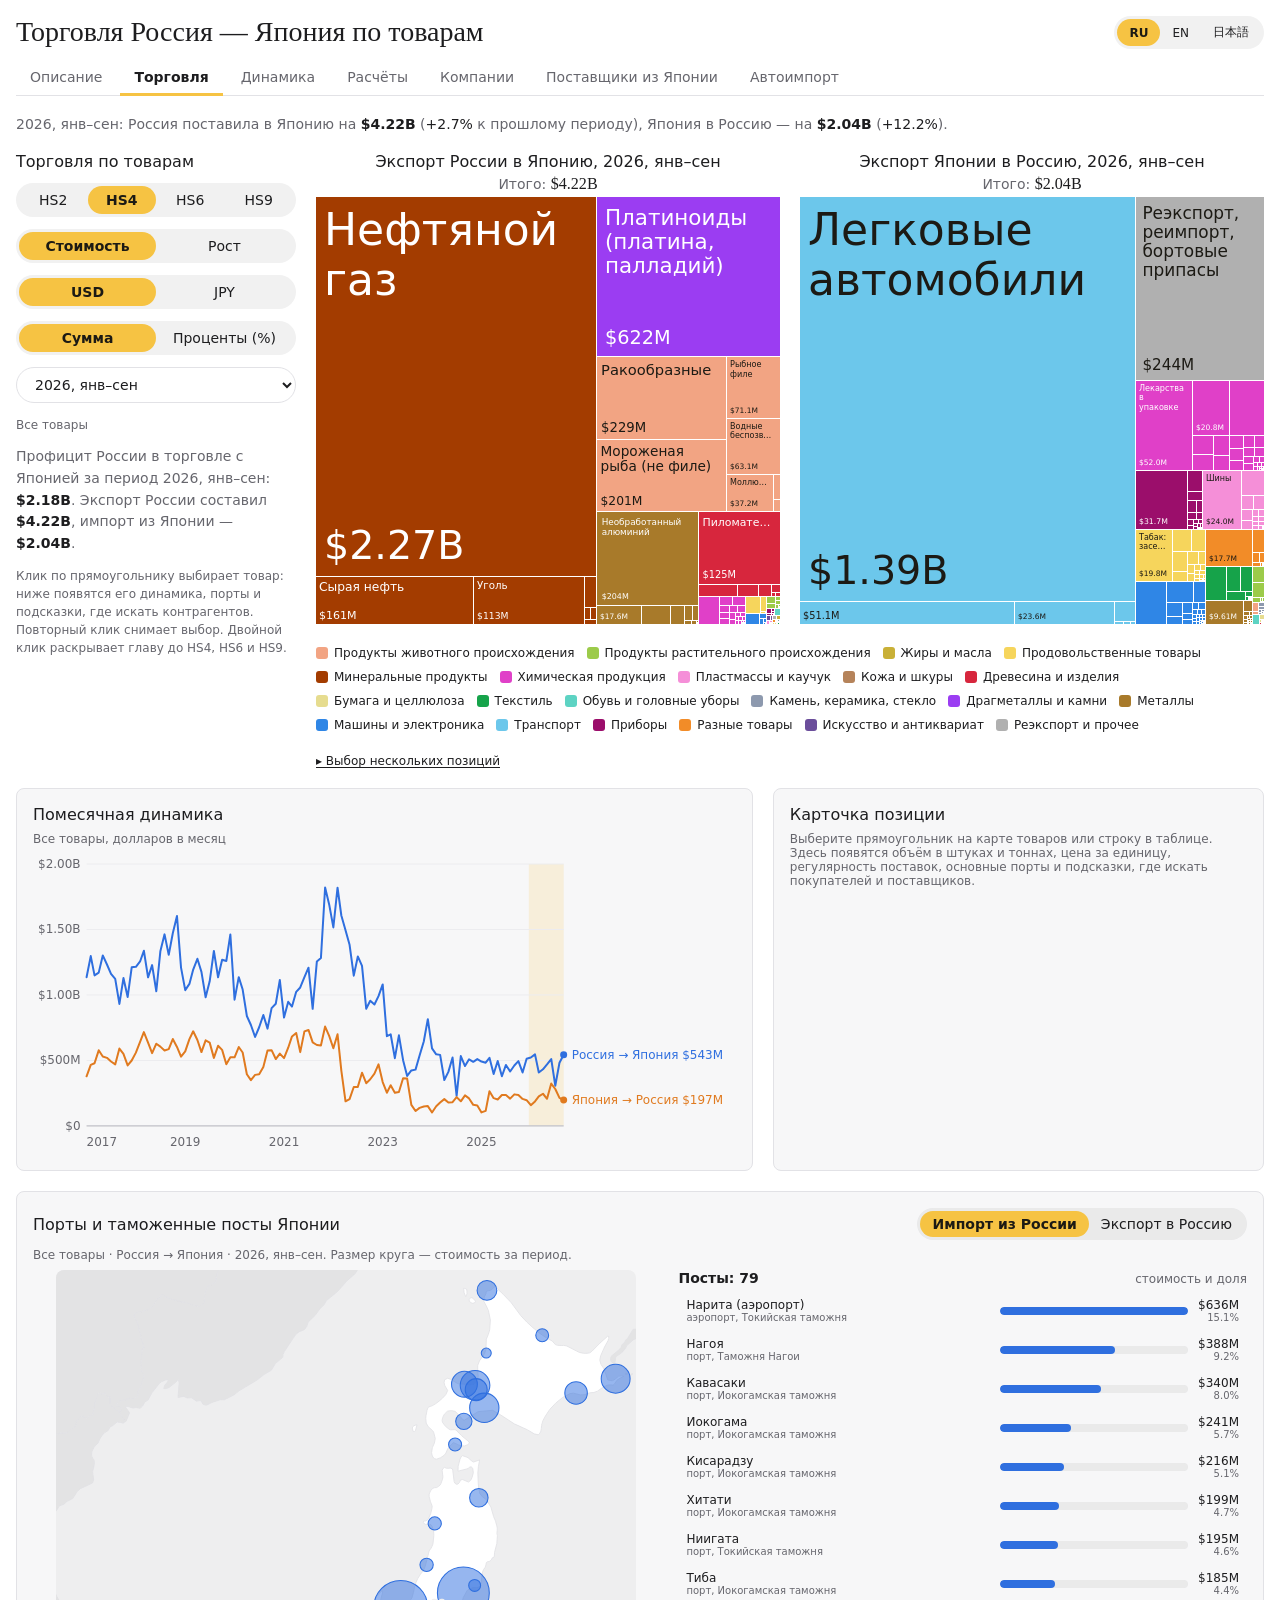
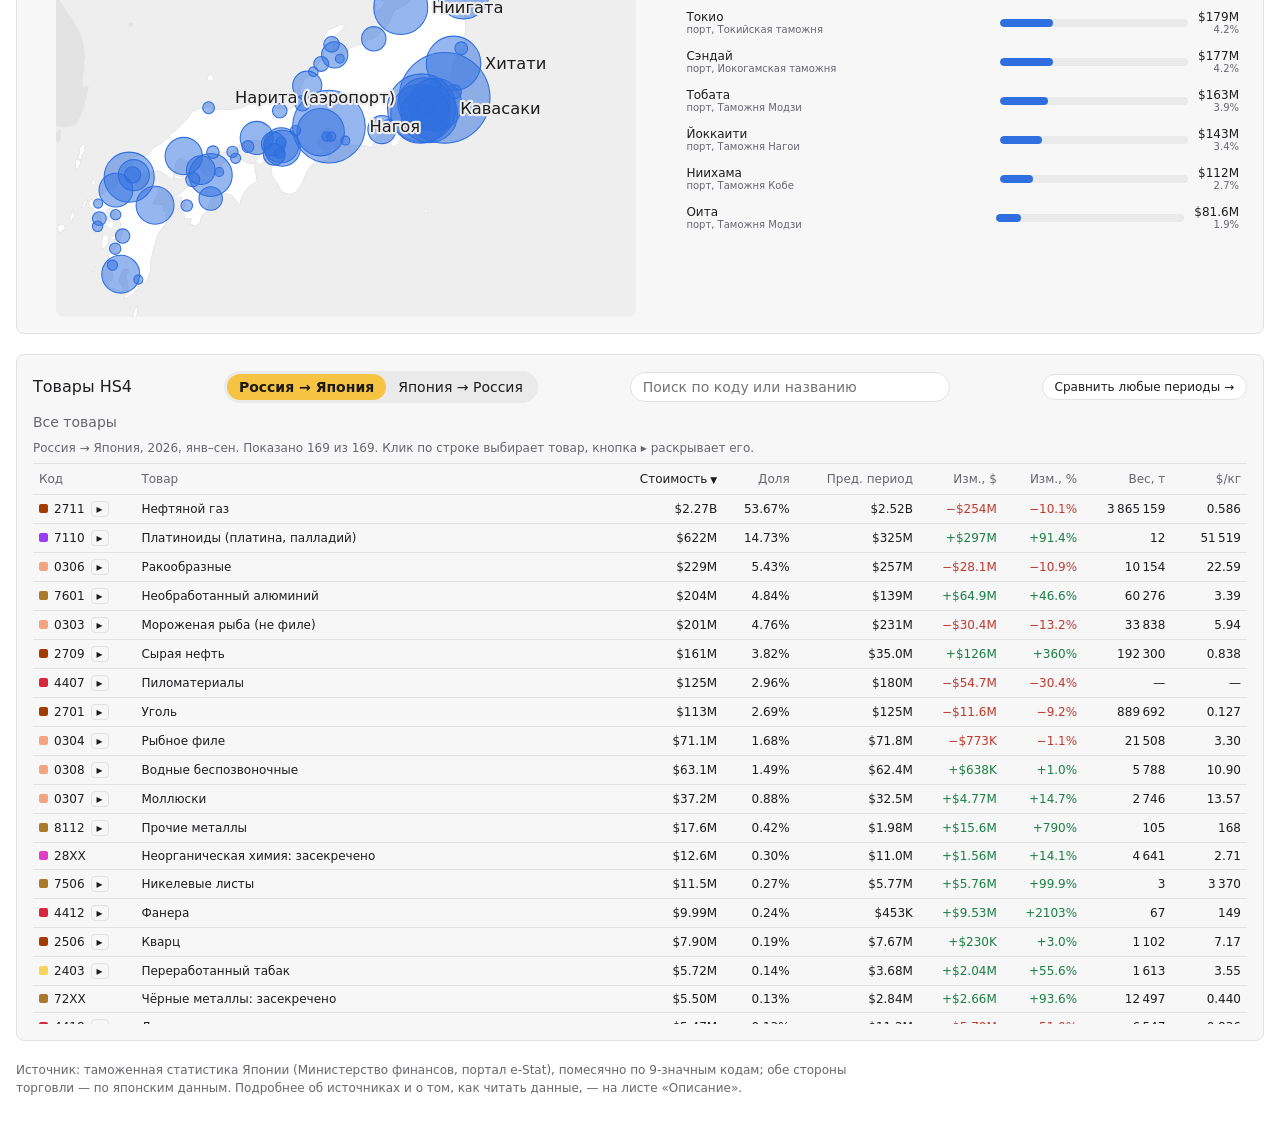
<file: index.html>
<!doctype html>
<html lang="ru">
<head>
<meta charset="utf-8">
<meta name="viewport" content="width=device-width, initial-scale=1, viewport-fit=cover">
<meta name="robots" content="noindex, nofollow, noarchive, nosnippet, noimageindex">
<meta name="googlebot" content="noindex, nofollow">
<title>Торговля Россия — Япония</title>
<link rel="stylesheet" href="style.908a0e55.css">
<style>
  /* токены, которые на платформе Claude задаёт оболочка дашборда */
  :root {
    --color-fg: #1d1d1f; --color-fg-muted: #66666d; --color-bg: #ffffff; --color-panel: #f7f7f8; --color-border-line: #e2e2e6;
    --color-ok: #1a7f43; --color-warn: #a35f00; --color-bad: #c0392b;
    --cds-font-size-caption: 12px; --cds-font-size-body: 14px; --cds-font-size-heading: 16px; --cds-font-size-title: 28px; --cds-font-weight-medium: 500;
    --cds-gap-xs: 4px; --cds-gap-sm: 8px; --cds-gap-md: 12px; --cds-gap-lg: 20px; --cds-gap-xl: 32px;
    --cds-pad-xs: 4px; --cds-pad-sm: 8px; --cds-pad-md: 12px; --cds-pad-lg: 16px; --cds-pad-xl: 24px; --cds-radius: 8px;
    --cds-surface-popover: #ffffff; --cds-border: #dcdce0; --cds-shadow-popover: 0 4px 16px rgba(0, 0, 0, .12); --cds-text-secondary: #66666d;
    --cds-chart-grid: #ececef; --cds-chart-axis: #b8b8be; --cds-chart-reference: #9a9aa0; --cds-chart-muted: #c8c8cc;
    --cds-dur-slow: 300ms; --cds-ease-out: cubic-bezier(.2, .8, .2, 1);
    --font-anthropic-sans: system-ui, -apple-system, "Segoe UI", Roboto, "Hiragino Sans", "Noto Sans JP", sans-serif;
    --font-anthropic-serif: Georgia, "Times New Roman", "Hiragino Mincho ProN", serif;
    color-scheme: light;
  }
  @media (prefers-color-scheme: dark) {
    :root {
      --color-fg: #ececef; --color-fg-muted: #a3a3aa; --color-bg: #161618; --color-panel: #1f1f22; --color-border-line: #333338;
      --color-ok: #4cc27f; --color-warn: #e0a24a; --color-bad: #ef6b5e;
      --cds-surface-popover: #26262a; --cds-border: #3a3a40; --cds-shadow-popover: 0 4px 16px rgba(0, 0, 0, .5); --cds-text-secondary: #a3a3aa;
      --cds-chart-grid: #2c2c31; --cds-chart-axis: #55555c; --cds-chart-reference: #77777e; --cds-chart-muted: #4a4a50;
      color-scheme: dark;
    }
  }
  html, body { margin: 0; background: var(--color-bg); color: var(--color-fg); font-family: var(--font-anthropic-sans); font-size: 14px; }
  #dash-root { max-width: 1440px; margin: 0 auto; padding: max(16px, env(safe-area-inset-top, 0px)) max(16px, env(safe-area-inset-right, 0px)) 32px max(16px, env(safe-area-inset-left, 0px)); }
  .dash-skeleton { min-height: 1em; background: var(--color-panel); border-radius: 6px; color: transparent !important; }
  [hidden] { display: none !important; }
  /* загрузка данных: полоска вверху окна и подпись, пока идут файлы листа */
  .dash-load { position: fixed; top: 0; left: 0; right: 0; z-index: 50; pointer-events: none; }
  .dash-load i { display: block; height: 3px; width: 0; background: #2f6fdf; transition: width .2s; }
  .dash-load span { position: absolute; top: 6px; right: 12px; padding: 2px 8px; border-radius: 4px; font-size: 12px;
    background: var(--cds-surface-popover); color: var(--color-fg-muted); box-shadow: var(--cds-shadow-popover); }
  .dash-fatal { max-width: 640px; margin: 48px auto; padding: 16px 20px; border: 1px solid var(--color-border-line); border-radius: 8px; background: var(--color-panel); }
  .dash-fatal p { margin: 0 0 8px; line-height: 1.5; }
  /* печать: светлая тема, без полоски загрузки */
  @media print {
    :root { --color-fg: #000; --color-fg-muted: #444; --color-bg: #fff; --color-panel: #f4f4f5; --color-border-line: #ccc;
      --color-ok: #1a7f43; --color-warn: #8a5000; --color-bad: #b02a1f; --cds-chart-grid: #e4e4e7; --cds-chart-axis: #999; color-scheme: light; }
    #dash-root { max-width: none; padding: 0; }
    .dash-load { display: none; }
  }
</style>
<style>
@supports not (container-type: inline-size) {
@media (min-width: 1112px) { .rj-main { grid-template-columns: minmax(240px, 280px) minmax(0, 1fr); } }
@media (min-width: 652px) { .rj-maps-grid { grid-template-columns: 1fr 1fr; } .rj-legend, .rj-marks { grid-column: 1 / -1; } }
@media (min-width: 932px) { .rj-row2-grid { grid-template-columns: minmax(0, 3fr) minmax(280px, 2fr); } }
@media (min-width: 852px) { .rj-ports-grid { grid-template-columns: minmax(0, 1.1fr) minmax(0, 1fr); } }
@media (min-width: 632px) { .rj-ckpis { grid-template-columns: repeat(auto-fill, minmax(120px, 1fr)); } }
@media (min-width: 1132px) { .rj-ckpis { grid-template-columns: repeat(var(--kpi-cols, 7), minmax(0, 1fr)); } }
@media (min-width: 1012px) {
    .rj-cmgrid { grid-template-columns: minmax(0, 2.3fr) minmax(280px, 1fr); }
    .rj-cplist { flex: 1 1 0; min-height: 0; max-height: none; }
  }
@media (max-width: 632px) { #comp-flow { grid-auto-flow: row; grid-template-columns: repeat(2, minmax(0, 1fr)); flex: 1 1 100%; border-radius: 18px; } #comp-flow button { line-height: 1.25; } }
@media (max-width: 1131px) {
    #comp-table .opt { display: none; }
    #comp-table .c-lv { width: 5%; } #comp-table .c-name { width: 16%; } #comp-table .c-inn { width: 10%; } #comp-table .c-reg { width: 11%; }
    #comp-table .c-cats { width: 17%; } #comp-table .c-size { width: 10%; } #comp-table .c-ev { width: 17%; } #comp-table .c-marks { width: 14%; }
  }
@media (max-width: 931px) {
    /* карточка: уровень и название; регион и ИНН; категории; подтверждение; размер; роль и отметки */
    #comp-table, #comp-table thead, #comp-table tbody { display: block; }
    #comp-table thead tr { display: flex; flex-wrap: wrap; gap: 6px; padding: 10px 0 6px; }
    #comp-table th { display: block; position: static; background: none; }
    #comp-table th button, #comp-table th.c-lv button { border: 1px solid var(--color-border-line); border-radius: 999px; padding: 4px 10px; }
    #comp-table th:is(.c-inn, .c-cats, .c-okved, .c-marks) { display: none; }
    #comp-table tbody tr { display: grid; grid-template-columns: 28px minmax(0, 1fr) auto; gap: 6px 8px; padding: 12px 2px;
      grid-template-areas: "lv name name" ". reg inn" ". cats cats" ". ev ev" ". size size" ". marks marks"; border-top: 1px solid var(--color-border-line); }
    #comp-table td { display: block; padding: 0; border: 0; text-align: left; }
    #comp-table :is(th, td)[class] { width: auto; }  /* ширины колонок таблицы карточке не нужны */
    #comp-table td[colspan] { grid-column: 1 / -1; }
    #comp-table td.c-lv { grid-area: lv; } #comp-table td.c-name { grid-area: name; font-weight: 600; }
    #comp-table td.c-name small { font-weight: 400; }
    #comp-table td.c-reg { grid-area: reg; color: var(--color-fg-muted); } #comp-table td.c-inn { grid-area: inn; text-align: right; }
    #comp-table td.c-cats { grid-area: cats; display: flex; flex-wrap: wrap; gap: 4px; }
    #comp-table td.c-cats .rj-chip { display: inline-block; margin: 0; }
    #comp-table td.c-okved { display: none; }
    #comp-table td.c-ev { grid-area: ev; } #comp-table td.c-size { grid-area: size; color: var(--color-fg-muted); }
    #comp-table td.c-marks { grid-area: marks; }
    #comp-table td:is(.c-size, .c-marks) :is(small, .rj-status) { display: inline; margin: 0; }
    #comp-table td.c-marks :is(small, .rj-status) + :is(small, .rj-status)::before, #comp-table td.c-size small::before { content: " · "; color: var(--color-fg-muted); font-weight: 400; }
    #comp-table td.c-size small { color: inherit; }
  }
@media (max-width: 1111px) {
    .rj-panel { grid-template-columns: repeat(2, minmax(0, 1fr)); }
    .rj-panel > :is(h2, #seg-level, .rj-crumbs, .rj-sum, .rj-hint) { grid-column: 1 / -1; }
  }
@media (min-width: 852px) { .rj-grid2 { grid-template-columns: minmax(0, 1fr) minmax(0, 1fr); } }
@media (min-width: 932px) { .rj-movers { grid-template-columns: minmax(0, 1fr) minmax(0, 1fr); } }
@media (max-width: 931px) {
    /* карточка: компания и российские компании; категории; годы и канал; присутствие в России */
    #mk-table, #mk-table thead, #mk-table tbody { display: block; }
    #mk-table thead tr { display: flex; flex-wrap: wrap; gap: 6px; padding: 10px 0 6px; }
    #mk-table th { display: block; position: static; background: none; }
    #mk-table th button { border: 1px solid var(--color-border-line); border-radius: 999px; padding: 4px 10px; }
    #mk-table th.m-cats { display: none; }
    #mk-table tbody tr { display: grid; grid-template-columns: minmax(0, 1fr) minmax(0, 1fr); gap: 8px 12px; padding: 12px 2px;
      grid-template-areas: "name partners" "cats cats" "years channel" "presence presence"; border-top: 1px solid var(--color-border-line); }
    #mk-table tbody tr.rj-mrowd { display: block; border-top: 0; padding-top: 0; }
    #mk-table td { display: block; padding: 0; border: 0; text-align: left; }
    #mk-table :is(th, td)[class] { width: auto; }
    #mk-table td.m-name { grid-area: name; } #mk-table td.m-partners { grid-area: partners; }
    #mk-table td.m-cats { grid-area: cats; display: flex; flex-wrap: wrap; gap: 4px; }
    #mk-table td.m-cats .rj-chip { display: inline-block; margin: 0; }
    #mk-table td.m-years { grid-area: years; } #mk-table td.m-channel { grid-area: channel; } #mk-table td.m-presence { grid-area: presence; }
    #mk-table td.m-presence .rj-status { display: inline; margin-right: 10px; }
  }
@media (min-width: 632px) { #au-kpis { grid-template-columns: repeat(auto-fill, minmax(120px, 1fr)); } }
@media (min-width: 1132px) { #au-kpis { grid-template-columns: repeat(var(--kpi-cols, 10), minmax(0, 1fr)); } }
@media (min-width: 1012px) { .rj-augrid { grid-template-columns: minmax(0, 1.2fr) minmax(340px, 1fr); } }
@media (max-width: 1131px) {
    #au-table .opt { display: none; }
    #au-table .c-name { width: 22%; } #au-table .c-marks { width: 21%; } #au-table .c-size { width: 14%; }
  }
@media (max-width: 931px) {
    /* карточка: сигналы и название; регион и ИНН; ОКВЭД; год начала; размер; признаки */
    #au-table, #au-table thead, #au-table tbody { display: block; }
    #au-table thead tr { display: flex; flex-wrap: wrap; gap: 6px; padding: 10px 0 6px; }
    #au-table th { display: block; position: static; background: none; }
    #au-table th button, #au-table th.c-lv button { border: 1px solid var(--color-border-line); border-radius: 999px; padding: 4px 10px; }
    #au-table th:is(.c-inn, .c-marks) { display: none; }
    #au-table tbody tr { display: grid; grid-template-columns: 34px minmax(0, 1fr) auto; gap: 6px 8px; padding: 12px 2px;
      grid-template-areas: "lv name name" ". reg inn" ". okv okv" ". yr yr" ". size size" ". marks marks"; border-top: 1px solid var(--color-border-line); }
    #au-table td { display: block; padding: 0; border: 0; text-align: left; }
    #au-table :is(th, td)[class] { width: auto; }
    #au-table td[colspan] { grid-column: 1 / -1; }
    #au-table td.c-lv { grid-area: lv; } #au-table td.c-name { grid-area: name; font-weight: 600; }
    #au-table td.c-name small { font-weight: 400; }
    #au-table td.c-reg { grid-area: reg; color: var(--color-fg-muted); } #au-table td.c-inn { grid-area: inn; text-align: right; }
    #au-table td.c-okved { grid-area: okv; display: block; } #au-table td.c-okved .rj-clamp2 { display: inline; margin-left: 6px; }
    #au-table td.c-yr { grid-area: yr; color: var(--color-fg-muted); } #au-table td.c-yr b { font-weight: 400; color: var(--color-fg); }
    #au-table td.c-size { grid-area: size; color: var(--color-fg-muted); } #au-table td.c-marks { grid-area: marks; }
    #au-table td:is(.c-size, .c-marks, .c-yr) :is(small, .rj-status) { display: inline; margin: 0; }
    #au-table td:is(.c-marks) :is(small, .rj-status) + :is(small, .rj-status)::before, #au-table td:is(.c-size, .c-yr) small::before { content: " · "; color: var(--color-fg-muted); font-weight: 400; }
    #au-table td.c-size small { color: inherit; }
  }
@media (max-width: 632px) {
    #au-kind { flex: 1 1 100%; }
    .rj-auper { flex: 1 1 100%; }
    #au-region, #au-search { flex: 1 1 100%; max-width: none; }
  }
}
</style>
</head>
<body>
<main id="dash-root">
<div class="rj" lang="ru">
  <header class="rj-head" id="top">
    <div class="rj-top">
      <h1 id="title" data-i18n="title">Торговля Россия — Япония по товарам</h1>
      <div class="rj-langs" role="group" data-i18n-aria="ariaLang" aria-label="Язык" id="langs">
        <button type="button" data-v="ru" lang="ru">RU</button>
        <button type="button" data-v="en" lang="en">EN</button>
        <button type="button" data-v="ja" lang="ja">日本語</button>
      </div>
    </div>
    <nav class="rj-pages" role="tablist" data-i18n-aria="ariaPages" id="pages">
      <button type="button" role="tab" data-v="about" id="tab-about" data-i18n="tabAbout">Описание</button>
      <button type="button" role="tab" data-v="trade" id="tab-trade" data-i18n="tabTrade">Торговля</button>
      <button type="button" role="tab" data-v="dynamics" id="tab-dynamics" data-i18n="tabDynamics">Динамика</button>
      <button type="button" role="tab" data-v="settlements" id="tab-settlements" data-i18n="tabSettlements">Расчёты</button>
      <button type="button" role="tab" data-v="companies" id="tab-companies" data-i18n="tabCompanies">Компании</button>
      <button type="button" role="tab" data-v="makers" id="tab-makers" data-i18n="tabMakers">Поставщики из Японии</button>
      <button type="button" role="tab" data-v="autos" id="tab-autos" data-i18n="tabAutos">Автоимпорт</button>
    </nav>
  </header>

  <!-- id секций листов — с приставкой pg-: хэш ссылки (#companies) не должен совпадать с id элемента, иначе браузер при открытии
       ссылки и при «Назад» прокручивает страницу к секции — мимо заголовка, языков и вкладок -->
  <section class="rj-page" id="pg-about" hidden>
    <div class="rj-about" id="about-body"></div>
  </section>

  <section class="rj-page" id="pg-trade">
  <p class="rj-take" id="takeaway"></p>
  <div class="rj-wrap"><div class="rj-main">
    <aside class="rj-panel" id="controls">
      <h2 data-i18n="panelTitle">Торговля по товарам</h2>
      <div class="rj-seg" role="group" data-i18n-aria="ariaLevel" id="seg-level">
        <button type="button" data-v="2">HS2</button>
        <button type="button" data-v="4">HS4</button>
        <button type="button" data-v="6">HS6</button>
        <button type="button" data-v="9">HS9</button>
      </div>
      <div class="rj-seg" role="group" data-i18n-aria="ariaMode" id="seg-mode">
        <button type="button" data-v="value" data-i18n="modeValue">Стоимость</button>
        <button type="button" data-v="growth" data-i18n="modeGrowth">Рост</button>
      </div>
      <div class="rj-seg" role="group" data-i18n-aria="ariaCur" id="seg-cur">
        <button type="button" data-v="usd">USD</button>
        <button type="button" data-v="jpy">JPY</button>
      </div>
      <div class="rj-seg" role="group" data-i18n-aria="ariaUnit" id="seg-unit">
        <button type="button" data-v="abs" data-i18n="unitAbs">Сумма</button>
        <button type="button" data-v="pct" data-i18n="unitPct">Проценты (%)</button>
      </div>
      <select class="rj-period" id="period" data-i18n-aria="ariaPeriod" data-src="periods"></select>
      <nav class="rj-crumbs" id="crumbs" data-i18n-aria="ariaFilter"></nav>
      <p class="rj-sum" id="summary"></p>
      <p class="rj-hint" data-i18n="hint">—</p>
    </aside>

    <section class="rj-maps" id="maps"><div class="rj-maps-grid">
      <figure class="rj-map" id="map-ru-jp">
        <h3 class="m-title">—</h3>
        <div class="rj-total"><span class="m-total-label" data-i18n="total">Итого:</span> <b class="m-total dash-skeleton" data-src="views" data-field="value">—</b><span class="m-scope"></span></div>
        <div class="rj-mrest m-rest" hidden></div>
        <div class="rj-tm" data-src="views"></div>
      </figure>
      <figure class="rj-map" id="map-jp-ru">
        <h3 class="m-title">—</h3>
        <div class="rj-total"><span class="m-total-label" data-i18n="total">Итого:</span> <b class="m-total dash-skeleton" data-src="views" data-field="value">—</b><span class="m-scope"></span></div>
        <div class="rj-mrest m-rest" hidden></div>
        <div class="rj-tm" data-src="views"></div>
      </figure>
      <div class="rj-legend" id="legend" data-src="views"></div>
      <div class="rj-marks" id="marks">
        <p class="rj-mrest" id="mark-turn" hidden></p>
        <button type="button" class="rj-linkbtn rj-mbtn" id="mark-btn" aria-expanded="false" aria-controls="mark-box">—</button>
        <div class="rj-mbox" id="mark-box" hidden>
          <p class="rj-hint" data-i18n="markHelp">—</p>
          <div class="rj-mtools">
            <span data-i18n="markModeL">—</span>
            <div class="rj-seg" role="group" data-i18n-aria="markAria" id="mark-mode">
              <button type="button" data-v="ex" data-i18n="markEx">—</button>
              <button type="button" data-v="sel" data-i18n="markSel">—</button>
            </div>
            <button type="button" class="rj-btn" id="mark-hide" data-i18n="markHide">—</button>
            <button type="button" class="rj-btn" id="mark-tap" data-i18n="markTap">—</button>
          </div>
          <div class="rj-mlist" id="mark-list"></div>
          <div><button type="button" class="rj-btn" id="mark-clear" data-i18n="markClear">—</button></div>
        </div>
      </div>
    </div></section>
  </div></div>

  <div class="rj-selbar" id="selbar" hidden>
    <div class="what" id="sel-what"></div>
    <button type="button" class="rj-btn pick" id="sel-drill">—</button>
    <button type="button" class="rj-btn" id="sel-clear" data-i18n="clearSel">Снять выбор</button>
  </div>

  <div class="rj-row2"><div class="rj-row2-grid">
    <section class="rj-card" id="trend">
      <h2 id="trend-title">—</h2>
      <p class="rj-note" id="trend-note">—</p>
      <div class="rj-trend" id="trend-chart" data-src="trade products"></div>
    </section>
    <section class="rj-card" id="item">
      <h2 data-i18n="cardTitle">Карточка позиции</h2>
      <div class="rj-item" id="item-body" data-src="trade ports offices products"></div>
    </section>
  </div></div>

  <section class="rj-card rj-ports" id="ports">
    <div class="rj-tools">
      <h2 data-i18n="portsTitle">Порты и таможенные посты Японии</h2>
      <div class="rj-tabs" role="tablist" data-i18n-aria="ariaPortFlow" id="port-tabs">
        <button type="button" role="tab" data-v="ru_jp" data-i18n="portTabImp">Импорт из России</button>
        <button type="button" role="tab" data-v="jp_ru" data-i18n="portTabExp">Экспорт в Россию</button>
      </div>
    </div>
    <p class="rj-note" id="port-note">—</p>
    <div class="rj-ports-grid">
      <div class="rj-pmap" id="port-map" data-src="ports offices basemap"></div>
      <div class="rj-plist" id="port-list" data-src="ports offices products"></div>
    </div>
  </section>

  <section class="rj-card" id="products">
    <div class="rj-tools">
      <h2 id="table-title">—</h2>
      <div class="rj-tabs" role="tablist" data-i18n-aria="ariaFlow" id="tabs">
        <button type="button" role="tab" data-v="ru_jp">—</button>
        <button type="button" role="tab" data-v="jp_ru">—</button>
      </div>
      <input class="rj-search" id="search" type="search" data-i18n-ph="search" data-i18n-aria="search">
      <button type="button" class="rj-btn" id="to-dyn" data-i18n="toDyn">—</button>
    </div>
    <nav class="rj-crumbs rj-nav" id="table-crumbs" data-i18n-aria="ariaFilter"></nav>
    <p class="rj-note" id="table-note">—</p>
    <div class="rj-tablebox">
      <table class="rj-table" id="table" data-src="views" data-row-key="key">
        <thead><tr>
          <th class="l" data-field="code"><button type="button" data-sort="code" data-i18n="thCode">Код</button></th>
          <th class="l" data-field="name_ru" id="th-name"><button type="button" data-sort="name" data-i18n="thName">Товар</button></th>
          <th data-field="value" id="th-value"><button type="button" data-sort="value" data-i18n="thValue">Стоимость</button></th>
          <th data-field="share" id="th-share"><button type="button" data-sort="share" data-i18n="thShare">Доля</button></th>
          <th class="opt" data-field="prev" id="th-prev"><button type="button" data-sort="prev" data-i18n="thPrev">Пред. период</button></th>
          <th class="opt" data-field="change" id="th-change"><button type="button" data-sort="change">Изм., $</button></th>
          <th data-field="growth" id="th-growth"><button type="button" data-sort="growth" data-i18n="thGrowth">Изм., %</button></th>
          <th class="opt" data-field="kg"><button type="button" data-sort="kg" data-i18n="thKg">Вес, т</button></th>
          <th class="opt" data-field="price" id="th-price"><button type="button" data-sort="price">$/кг</button></th>
        </tr></thead>
        <tbody></tbody>
      </table>
    </div>
  </section>

  <p class="rj-foot" id="source-note" data-i18n="footShort">—</p>
  </section>

  <section class="rj-page" id="pg-dynamics" hidden>
    <div class="rj-head2">
      <h2 data-i18n="dyTitle">—</h2>
      <p class="rj-take" data-i18n="dyIntro">—</p>
    </div>
    <div class="rj-dtools">
      <div class="rj-seg" role="group" data-i18n-aria="ariaDir" id="dy-flow">
        <button type="button" data-v="ru_jp">—</button>
        <button type="button" data-v="jp_ru">—</button>
        <button type="button" data-v="both" data-i18n="dirBoth">—</button>
      </div>
      <div class="rj-seg" role="group" data-i18n-aria="ariaLevel" id="dy-level">
        <button type="button" data-v="1" data-i18n="lvlS">—</button>
        <button type="button" data-v="2">HS2</button>
        <button type="button" data-v="4">HS4</button>
        <button type="button" data-v="6">HS6</button>
        <button type="button" data-v="9">HS9</button>
      </div>
      <div class="rj-seg" role="group" data-i18n-aria="ariaCur" id="dy-cur">
        <button type="button" data-v="usd">USD</button>
        <button type="button" data-v="jpy">JPY</button>
      </div>
    </div>
    <div class="rj-dper" id="dy-period" data-src="trade">
      <span data-i18n="per">—</span>
      <select id="dy-a0" data-i18n-aria="ariaA0"></select><span>—</span><select id="dy-a1" data-i18n-aria="ariaA1"></select>
      <span data-i18n="vs">—</span>
      <select id="dy-base" data-i18n-aria="ariaBase">
        <option value="yoy" data-i18n="baseYoy">—</option>
        <option value="prev" data-i18n="basePrev">—</option>
        <option value="custom" data-i18n="baseCustom">—</option>
      </select>
      <span id="dy-bcustom" hidden><select id="dy-b0" data-i18n-aria="ariaB0"></select><span>—</span><select id="dy-b1" data-i18n-aria="ariaB1"></select></span>
      <span class="rj-note" id="dy-blabel"></span>
    </div>
    <div class="rj-dtools">
      <div class="rj-dpresets" role="group" data-i18n-aria="ariaPresets" id="dy-presets">
        <button type="button" class="rj-chip" data-v="ytd" data-i18n="preYtd">—</button>
        <button type="button" class="rj-chip" data-v="ltm" data-i18n="preLtm">—</button>
        <button type="button" class="rj-chip" data-v="q" data-i18n="preQ">—</button>
        <button type="button" class="rj-chip" data-v="m" data-i18n="preM">—</button>
      </div>
      <div class="rj-seg" role="group" data-i18n-aria="ariaN" id="dy-n">
        <button type="button" data-v="10">—</button>
        <button type="button" data-v="20">—</button>
        <button type="button" data-v="50">—</button>
      </div>
      <div class="rj-seg" role="group" data-i18n-aria="ariaSort" id="dy-sort">
        <button type="button" data-v="abs" data-i18n="sortAbs">—</button>
        <button type="button" data-v="pct" data-i18n="sortPct">—</button>
      </div>
      <div class="rj-crumbs" id="dy-scope"></div>
    </div>
    <p class="rj-take" id="dy-summary" data-src="trade">—</p>
    <div class="rj-cq">
      <div class="rj-movers" id="dy-lists" data-src="trade products companies">
        <section class="rj-card rj-mlist" id="dy-up">
          <h2 class="up" data-i18n="up">—</h2>
          <p class="rj-note">—</p>
          <div class="rows"></div>
        </section>
        <section class="rj-card rj-mlist" id="dy-down">
          <h2 class="down" data-i18n="down">—</h2>
          <p class="rj-note">—</p>
          <div class="rows"></div>
        </section>
      </div>
    </div>
    <p class="rj-hint" id="dy-note"></p>
    <p class="rj-foot" data-i18n="footDy">—</p>
  </section>

  <section class="rj-page" id="pg-settlements" hidden>
    <div class="rj-head2">
      <h2 data-i18n="stTitle">—</h2>
      <p class="rj-take" data-i18n="stIntro">—</p>
    </div>
    <div class="rj-tools rj-ctools">
      <select class="rj-period rj-csel" id="st-year" data-i18n-aria="ariaYear" data-src="settlements"></select>
      <div class="rj-seg rj-stcur" role="group" data-i18n-aria="ariaCur" id="st-cur">
        <button type="button" data-v="usd">USD</button>
        <button type="button" data-v="jpy">JPY</button>
      </div>
    </div>
    <div class="rj-kpis" id="st-kpis" data-src="settlements"></div>
    <section class="rj-card" id="st-current">
      <div class="rj-tools">
        <h2 data-i18n="c1Title">—</h2>
        <div class="rj-tabs" role="tablist" data-i18n-aria="ariaGran" id="st-gran">
          <button type="button" role="tab" data-v="Y" data-i18n="granY">Годы</button>
          <button type="button" role="tab" data-v="Q" data-i18n="granQ">Кварталы</button>
        </div>
      </div>
      <p class="rj-note" id="st-current-note">—</p>
      <div class="rj-keys" id="st-current-keys"></div>
      <div class="rj-chart" id="st-current-chart" data-src="settlements"></div>
    </section>
    <section class="rj-card" id="st-items-card">
      <h2 id="st-items-title">—</h2>
      <p class="rj-note" data-i18n="c2Note">—</p>
      <div class="rj-dlist" id="st-items" data-src="settlements"></div>
    </section>
    <section class="rj-card rj-cq" id="st-fdi">
      <h2 data-i18n="c3Title">—</h2>
      <p class="rj-note" id="st-fdi-note" data-src="settlements">—</p>
      <div class="rj-grid2">
        <figure class="rj-fig">
          <figcaption data-i18n="c3aTitle">—</figcaption>
          <div class="rj-chart" id="st-fdi-flow" data-src="settlements"></div>
          <p class="rj-hint" id="st-fdi-hint"></p>
        </figure>
        <figure class="rj-fig">
          <figcaption data-i18n="c3bTitle">—</figcaption>
          <div class="rj-keys" id="st-pos-keys"></div>
          <div class="rj-chart" id="st-fdi-pos" data-src="settlements"></div>
        </figure>
      </div>
    </section>
    <section class="rj-card rj-cq" id="st-ccy-card">
      <h2 data-i18n="c4Title">—</h2>
      <p class="rj-note" id="st-ccy-note" data-src="settlements">—</p>
      <div class="rj-keys" id="st-ccy-keys"></div>
      <div class="rj-grid2">
        <figure class="rj-fig"><figcaption data-i18n="c4Imp">—</figcaption><div class="rj-chart" id="st-ccy-imp" data-src="settlements"></div></figure>
        <figure class="rj-fig"><figcaption data-i18n="c4Exp">—</figcaption><div class="rj-chart" id="st-ccy-exp" data-src="settlements"></div></figure>
      </div>
    </section>
    <section class="rj-card rj-insights" id="st-insights-card">
      <h2 data-i18n="c5Title">—</h2>
      <ul id="st-insights" data-src="settlements"></ul>
    </section>
    <div class="rj-card rj-sources" id="st-sources">
      <h2 data-i18n="srcTitleS">—</h2>
      <ul id="st-sources-list"></ul>
    </div>
  </section>

  <section class="rj-page" id="pg-companies" hidden>
    <div class="rj-head2 rj-chead">
      <h2 data-i18n="compTitle">—</h2>
      <p class="rj-take" data-i18n="compIntro">—</p>
    </div>
    <p class="rj-flag rj-cstale" id="comp-stale" hidden></p>
    <div class="rj-kpis rj-ckpis" id="comp-kpis" data-src="companies"></div>
    <div class="rj-tools rj-ctools">
      <div class="rj-seg" role="group" data-i18n-aria="compDir" id="comp-flow" data-src="companies">
        <button type="button" data-v="all">—</button>
        <button type="button" data-v="ru_jp">—</button>
        <button type="button" data-v="jp_ru">—</button>
        <button type="button" data-v="jp_office">—</button>
      </div>
      <div class="rj-seg rj-lvseg" role="group" data-i18n-aria="compLevel" id="comp-level" data-src="companies" data-field="level">
        <button type="button" data-v="">—</button>
        <button type="button" data-v="A">—</button>
        <button type="button" data-v="B">—</button>
        <button type="button" data-v="C">—</button>
      </div>
      <span class="rj-break" aria-hidden="true"></span>
      <select class="rj-period rj-csel" id="comp-cat" data-i18n-aria="compCat" data-src="companies products"></select>
      <select class="rj-period rj-csel" id="comp-region" data-i18n-aria="compRegion" data-src="companies"></select>
      <input class="rj-search" id="comp-search" type="search" data-i18n-ph="compSearch" data-i18n-aria="compSearch">
      <button type="button" class="rj-chip rj-keychip" id="comp-keys" data-i18n-title="mkFilterClear" hidden>—</button>
    </div>
    <div class="rj-cmgrid">
      <section class="rj-card rj-cmap">
        <h2 data-i18n="cmTitle">—</h2>
        <nav class="rj-crumbs" id="comp-map-crumbs" data-i18n-aria="cmTitle"></nav>
        <div class="rj-cmbox" id="comp-map" data-src="companies rumap"></div>
        <p class="rj-note" id="comp-map-note">—</p>
      </section>
      <section class="rj-card rj-cplaces">
        <h2 id="comp-places-title">—</h2>
        <div class="rj-plist rj-cplist" id="comp-places" data-src="companies" data-field="region_code city"></div>
      </section>
    </div>
    <div class="rj-cnote">
      <p class="rj-note" id="comp-cat-note" data-src="views">—</p>
      <button type="button" class="rj-linkbtn" id="comp-legend-btn" aria-expanded="false" aria-controls="comp-legend">—</button>
    </div>
    <div class="rj-card rj-clegend" id="comp-legend" hidden></div>
    <div class="rj-tablebox rj-cbox">
      <table class="rj-table rj-ctable" id="comp-table" data-src="companies" data-row-key="key">
        <thead><tr>
          <th class="c-lv" data-field="level"><button type="button" data-csort="level" data-i18n-title="cLevelTip">A–C</button></th>
          <th class="l c-name" data-field="name"><button type="button" data-csort="name" data-i18n="cName">Компания</button></th>
          <th class="l c-inn" data-field="inn"><button type="button" data-csort="inn" data-i18n="cInn">ИНН</button></th>
          <th class="l c-reg" data-field="region_code"><button type="button" data-csort="region" data-i18n="cRegion">Регион</button></th>
          <th class="l c-cats" data-field="hs4"><button type="button" data-csort="hs4" data-i18n="cCats">Категории</button></th>
          <th class="l opt c-okved" data-field="okved"><button type="button" data-csort="okved" data-i18n="cOkved">Деятельность</button></th>
          <th class="c-size" data-field="employees revenue"><button type="button" data-csort="size" data-i18n="cSize" data-i18n-title="cSizeTip">Размер</button></th>
          <th class="l c-ev" data-field="evidence"><button type="button" data-csort="last" data-i18n="cEvidence" data-i18n-title="cEvidenceTip">Подтверждение</button></th>
          <th class="l c-marks" data-field="status flags"><span id="comp-marks-h" data-i18n="cMarks">Роль и отметки</span></th>
        </tr></thead>
        <tbody></tbody>
      </table>
    </div>
    <button type="button" class="rj-btn rj-more" id="comp-more" data-src="companies" hidden>—</button>
    <div class="rj-card rj-sources" id="comp-sources">
      <h2 data-i18n="srcTitle">—</h2>
      <ul id="comp-sources-list"></ul>
    </div>
  </section>

  <section class="rj-page" id="pg-makers" hidden>
    <div class="rj-head2 rj-chead">
      <h2 data-i18n="mkTitle">—</h2>
      <p class="rj-take" data-i18n="mkIntro">—</p>
    </div>
    <div class="rj-kpis rj-ckpis" id="mk-kpis" data-src="makers maker_links"></div>
    <div class="rj-tools rj-ctools">
      <span class="rj-mkyears" data-src="maker_links" data-field="year">
        <span data-i18n="mkYears">—</span>
        <select class="rj-period" id="mk-y0" data-i18n-aria="mkY0"></select><span aria-hidden="true">—</span><select class="rj-period" id="mk-y1" data-i18n-aria="mkY1"></select>
      </span>
      <select class="rj-period rj-csel" id="mk-cat" data-i18n-aria="compCat" data-src="maker_links products"></select>
      <input class="rj-search" id="mk-search" type="search" data-i18n-ph="mkSearch" data-i18n-aria="mkSearch">
    </div>
    <p class="rj-note" id="mk-note" data-src="maker_links views">—</p>
    <div class="rj-tablebox rj-cbox">
      <table class="rj-table rj-ctable" id="mk-table" data-src="makers maker_links" data-row-key="group">
        <thead><tr>
          <th class="l m-name" data-field="group_name"><button type="button" data-msort="name" data-i18n="mName">—</button></th>
          <th class="l m-cats" data-field="hs4"><button type="button" data-msort="cats" data-i18n="cCats">—</button></th>
          <th class="l m-years" data-field="year n"><button type="button" data-msort="last" data-i18n="mYears" data-i18n-title="mYearsTip">—</button></th>
          <th class="l m-partners" data-field="inn company"><button type="button" data-msort="partners" data-i18n="mPartners">—</button></th>
          <th class="l m-channel" data-field="rep pp353 contract origin"><button type="button" data-msort="direct" data-i18n="mChannel" data-i18n-title="mChannelTip">—</button></th>
          <th class="l m-presence" data-field="kind"><button type="button" data-msort="presence" data-i18n="mPresence">—</button></th>
        </tr></thead>
        <tbody></tbody>
      </table>
    </div>
    <button type="button" class="rj-btn rj-more" id="mk-more" hidden>—</button>
    <div class="rj-card rj-sources" id="mk-sources">
      <h2 data-i18n="srcTitleM">—</h2>
      <ul id="mk-sources-list"></ul>
    </div>
  </section>

  <!-- Автоимпорт: ИП и компании Дальнего Востока, Иркутской и Новосибирской областей с основным ОКВЭД 45.1 или 45.3 — агенты по ввозу машин и запчастей из Японии (fetch_autos.py) -->
  <section class="rj-page" id="pg-autos" hidden>
    <div class="rj-head2 rj-chead">
      <h2 data-i18n="auTitle">—</h2>
      <p class="rj-take" id="au-intro" data-src="dfomap autos">—</p>
    </div>
    <div class="rj-kpis rj-ckpis" id="au-kpis" data-src="autos"></div>
    <div class="rj-tools rj-ctools rj-autools">
      <div class="rj-seg" role="group" data-i18n-aria="auKindAria" id="au-kind" data-src="autos" data-field="kind">
        <button type="button" data-v="all">—</button>
        <button type="button" data-v="ip">—</button>
        <button type="button" data-v="ul">—</button>
      </div>
      <div class="rj-auper" role="group" data-i18n-aria="auPeriodAria" id="au-period" data-src="autos" data-field="reg_year ip_since">
        <span class="rj-aulbl" data-i18n="auSince">—</span>
        <select class="rj-period rj-ysel" id="au-y0" data-i18n-aria="auFrom"></select>
        <span aria-hidden="true">–</span>
        <select class="rj-period rj-ysel" id="au-y1" data-i18n-aria="auTo"></select>
        <div class="rj-seg rj-auquick" role="group" data-i18n-aria="auQuickAria" id="au-quick">
          <button type="button" data-v="all">—</button>
          <button type="button" data-v="before">—</button>
          <button type="button" data-v="after">—</button>
        </div>
        <label class="rj-aucut"><span data-i18n="auCut">—</span> <select class="rj-period rj-ysel" id="au-cut"></select></label>
      </div>
      <span class="rj-break" aria-hidden="true"></span>
      <select class="rj-period rj-csel" id="au-region" data-i18n-aria="compRegion" data-src="autos"></select>
      <input class="rj-search" id="au-search" type="search" data-i18n-ph="auSearch" data-i18n-aria="auSearch">
    </div>
    <div class="rj-aufilters" id="au-filters" aria-live="polite"></div>
    <div class="rj-augrid">
      <section class="rj-card rj-aumap">
        <h2 data-i18n="auMapTitle">—</h2>
        <div class="rj-aumapbox" id="au-map" data-src="autos dfomap offices"></div>
        <p class="rj-note" id="au-map-note">—</p>
      </section>
      <div class="rj-auside">
      <section class="rj-card rj-auokv">
        <h2 data-i18n="auOkvedTitle">—</h2>
        <nav class="rj-crumbs" id="au-okved-crumbs" data-i18n-aria="auOkvedTitle"></nav>
        <div class="rj-plist" id="au-okved" data-src="autos" data-field="okved"></div>
      </section>
      <section class="rj-card rj-auyrs">
        <h2 data-i18n="auYearsTitle">—</h2>
        <div class="rj-auhist" id="au-years" data-src="autos" data-field="reg_year ip_since"></div>
        <p class="rj-note" id="au-years-note">—</p>
      </section>
      </div>
    </div>
    <div class="rj-cnote">
      <p class="rj-note" id="au-note">—</p>
      <button type="button" class="rj-linkbtn" id="au-legend-btn" aria-expanded="false" aria-controls="au-legend">—</button>
    </div>
    <div class="rj-card rj-clegend" id="au-legend" hidden></div>
    <div class="rj-tablebox rj-cbox">
      <table class="rj-table rj-ctable" id="au-table" data-src="autos" data-row-key="key">
        <thead><tr>
          <th class="c-lv" data-field="flags country sheet"><button type="button" data-asort="score" data-i18n="auScore" data-i18n-title="auScoreTip">—</button></th>
          <th class="l c-name" data-field="name"><button type="button" data-asort="name" data-i18n="cName">Компания</button></th>
          <th class="l c-inn" data-field="inn"><button type="button" data-asort="inn" data-i18n="cInn">ИНН</button></th>
          <th class="l c-reg" data-field="region_code"><button type="button" data-asort="region" data-i18n="cRegion">Регион</button></th>
          <th class="l opt c-okved" data-field="okved"><button type="button" data-asort="okved" data-i18n="auOkvedCol">—</button></th>
          <th class="c-yr" data-field="reg_date reg_year ip_since"><button type="button" data-asort="since" data-i18n="auSinceCol" data-i18n-title="auSinceTip">—</button></th>
          <th class="c-size" data-field="sme employees revenue"><button type="button" data-asort="size" data-i18n="cSize" data-i18n-title="auSizeTip">—</button></th>
          <th class="l c-marks" data-field="flags country sheet tax"><span data-i18n="auMarks">—</span></th>
        </tr></thead>
        <tbody></tbody>
      </table>
    </div>
    <button type="button" class="rj-btn rj-more" id="au-more" data-src="autos" hidden>—</button>
    <!-- японские экспортёры подержанных машин для русскоязычных покупателей (fetch_jp_exporters.py): кому платит российский агент -->
    <div class="rj-card rj-auexp" id="au-exp" data-src="jp_exporters autos">
      <h2 data-i18n="auExpTitle">—</h2>
      <p class="rj-note" id="au-exp-intro">—</p>
      <div class="rj-tablebox">
        <table class="rj-table rj-ctable" id="au-exp-table">
          <thead><tr><th class="l"></th><th class="l"></th><th class="l opt"></th><th class="l"></th><th class="l nw"></th><th class="l"></th></tr></thead>
          <tbody></tbody>
        </table>
      </div>
      <p class="rj-note" data-i18n="auExpNote">—</p>
    </div>
    <div class="rj-card rj-sources">
      <h2 data-i18n="srcTitle">—</h2>
      <ul id="au-sources"></ul>
    </div>
  </section>
</div>

<script src="refs.6aa80f31.js"></script>
<script src="texts.b37a000d.js"></script>
<script src="makers.a4c48a5e.js"></script>
<script src="autos.1ad7166b.js"></script>

</main>
<script src="d3.min.a029baa9.js"></script>
<script>
  // Замена объекта `dash` платформы Claude: те же методы, данные — из файлов site/data/. Набор грузится при первом
  // обращении к нему (dash.data), расчёт (dash.calc) — когда загружены его входы; после каждого файла — перерисовка.
  (function () {
    const files = {trade: 'trade.f43dd7c0.csv', products: 'products.223763fb.csv', ports: 'ports.4b960752.csv', offices: 'offices.71b7bc91.csv', basemap: 'basemap.c82f4e77.json', companies: 'companies.06ad6647.csv', settlements: 'settlements.ff68fb51.csv', makers: 'makers.75b7af6b.csv', maker_links: 'maker_links.de818828.csv', autos: 'autos.831e9b7b.csv', dfomap: 'dfomap.4f44f0d8.json', jp_exporters: 'jp_exporters.83a482d8.csv', rumap: 'rumap.7aa717e0.json'}, size = {trade: 4751004, products: 1292696, ports: 5090817, offices: 12002, basemap: 22954, companies: 5129039, settlements: 140922, makers: 652393, maker_links: 1503724, autos: 4768637, dfomap: 225185, jp_exporters: 11610, rumap: 282819};  // files — имена с хэшем содержимого (новый файл не берётся из кэша браузера); size — байты (для полоски)
    const store = {}, status = {}, calcs = {}, order = [], handlers = [], loads = {}, got = {};
    const run = () => handlers.forEach((fn) => { try { fn(); } catch (e) { console.error(e); } });
    // полоска загрузки: доля полученных байтов у файлов, которые сейчас идут
    const LOAD_T = { ru: (a, b) => `Загрузка данных: ${a} из ${b} МБ`, en: (a, b) => `Loading data: ${a} of ${b} MB`, ja: (a, b) => `データを読み込み中：${a} / ${b} MB` };
    let bar = null;
    const seen = new Set();  // файлы, запрошенные на этой странице: доля считается по всем, а не по текущей партии (иначе полоска начиналась с нуля на каждой)
    const progress = () => {
      Object.keys(loads).forEach((id) => { if (id in files) seen.add(id); });
      const ids = [...seen].filter((id) => status[id] !== 'error');
      if (!ids.some((id) => !(id in store))) { if (bar) bar.hidden = true; return; }
      if (!bar) { bar = document.createElement('div'); bar.className = 'dash-load'; bar.setAttribute('role', 'status'); bar.append(document.createElement('i'), document.createElement('span')); document.body.append(bar); }
      const all = ids.reduce((a, id) => a + size[id], 0), done = ids.reduce((a, id) => a + Math.min(got[id] || 0, size[id]), 0);
      const lang = document.documentElement.lang in LOAD_T ? document.documentElement.lang : 'ru', mb = (b) => (b / 1e6).toFixed(1);
      bar.hidden = false;
      bar.firstChild.style.width = (100 * done / all).toFixed(1) + '%';
      bar.lastChild.textContent = LOAD_T[lang](lang === 'ru' ? mb(done).replace('.', ',') : mb(done), lang === 'ru' ? mb(all).replace('.', ',') : mb(all));
    };
    const ready = (id) => id in store || (id in calcs && calcs[id].inputs.every(ready));
    const failedIn = (id) => status[id] === 'error' || (id in calcs && calcs[id].inputs.some(failedIn));
    const compute = (id) => {
      if (id in store || status[id] === 'error') return;
      const c = calcs[id];
      c.inputs.forEach((i) => { if (i in calcs) compute(i); });
      if (!c.inputs.every((i) => i in store)) return;
      try { store[id] = c.fn(...c.inputs.map((i) => store[i])); } catch (e) { status[id] = 'error'; console.error('calc', id, e); }
    };
    async function load(id) {
      const f = files[id];
      try {
        const r = await fetch('data/' + f);
        if (!r.ok) throw new Error(r.status);
        let t;
        if (r.body && r.body.getReader) {
          const reader = r.body.getReader(), parts = [];
          got[id] = 0;
          for (;;) {
            const { done, value } = await reader.read();
            if (done) break;
            parts.push(value); got[id] += value.length; progress();
          }
          const buf = new Uint8Array(got[id]);
          let o = 0; for (const p of parts) { buf.set(p, o); o += p.length; }
          t = new TextDecoder().decode(buf);
        } else t = await r.text();
        store[id] = f.endsWith('.json') ? JSON.parse(t) : d3.csvParse(t);
      } catch (e) { status[id] = 'error'; console.error('data', id, e); }
      progress();
      for (const c of order) if (c in loads) compute(c);  // расчёты, которые уже спрашивали
      run();
    }
    const want = (id) => {
      if (id in loads) return;
      loads[id] = true;
      if (id in files) { load(id); progress(); } else if (id in calcs) calcs[id].inputs.forEach(want);
    };
    window.dash = {
      // в тёмной теме оранжевый на шаг темнее: иначе он светлее допустимого для меток на тёмном фоне
      colors: ['#2f6fdf', matchMedia('(prefers-color-scheme: dark)').matches ? '#d9701a' : '#e07a1f', '#2a9d8f', '#9b5de5', '#e63946', '#457b9d', '#f4a261', '#6c757d'],
      data(id) {
        if (!(id in files) && !(id in calcs)) return { status: 'missing', data: [], meta: [], refreshing: false };
        want(id);
        if (id in calcs && ready(id)) compute(id);
        if (id in store) return { status: 'ok', data: store[id], meta: [], refreshing: false };
        return { status: failedIn(id) ? 'error' : 'loading', data: [], meta: [], refreshing: false };
      },
      calc(id, def) { calcs[id] = def; order.push(id); },
      loader() {},
      onData(fn) { handlers.push(fn); try { fn(); } catch (e) { console.error(e); } },
      params() { return {}; }, setParams() {}, resetParams() {}, refresh() {},
      setLink(name) { try { history.replaceState(null, '', '#' + name); } catch (e) { /* file:// */ } },
    };
    // ссылка на лист с языком и фильтрами: страница пишет её сама; push — новая запись истории (другой лист)
    let shown = location.hash;  // ссылка, которую показывает страница: «Назад» и смена #… вручную меняют её
    window.RJ_LINK = {
      set(hash, push, title, lang) {
        if (title) document.title = title;
        if (lang) document.documentElement.lang = lang;
        if (hash === location.hash) return;
        try { history[push ? 'pushState' : 'replaceState'](null, '', hash); } catch (e) { /* file:// или слишком частые вызовы */ }
        shown = location.hash;
      },
      // «Назад», «Вперёд» и смена #… вручную (браузер присылает и popstate, и hashchange — страница перерисовывается один раз)
      listen(fn) { const on = () => { if (location.hash !== shown) { shown = location.hash; fn(location.hash); } }; addEventListener('popstate', on); addEventListener('hashchange', on); },
    };
    window.__dashStarted = () => handlers.length > 0;
  })();
</script>
<script>
  // ---- calculations (visible to readers in Sources) ----
  dash.calc('periods', {
    inputs: ['trade'],
    title: 'Периоды для выбора',
    description: 'Полные годы, «с начала года» и «последние 12 месяцев» из помесячных данных, с периодом для сравнения.',
    fn: (trade) => {
      const months = [...new Set(trade.map((r) => r.month))].sort();
      const has = new Set(months);
      const [ly, lm] = months[months.length - 1].split('-').map(Number);
      const ym = (y, m) => new Date(Date.UTC(y, m - 1, 1)).toISOString().slice(0, 7);
      const span = (y, m, n) => Array.from({ length: n }, (_, i) => ym(y, m - i)).reverse();
      const years = [...new Set(months.map((m) => m.slice(0, 4)))].filter((y) => span(+y, 12, 12).every((m) => has.has(m))).sort().reverse();
      const out = [];
      const add = (period, kind, src, prev) => {
        if (src.every((p) => has.has(p))) out.push({ period, kind, src: src.join(','), prev, first: src[0], last: src[src.length - 1] });
      };
      add('ytd' + ly, 'ytd', span(ly, lm, lm), 'ytd' + (ly - 1));
      add('ltm', 'ltm', span(ly, lm, 12), 'ltm_prev');
      years.forEach((y) => add(y, 'year', span(+y, 12, 12), String(+y - 1)));
      add('ytd' + (ly - 1), 'ytd', span(ly - 1, lm, lm), null);
      add('ltm_prev', 'ltm', span(ly - 1, lm, 12), null);
      const ids = new Set(out.map((p) => p.period));
      return out.map((p) => ({ ...p, prev: ids.has(p.prev) ? p.prev : '' }));
    },
  });

  dash.calc('views', {
    inputs: ['trade', 'products', 'periods'],
    title: 'Товары по периодам',
    description: 'Суммы помесячных строк HS9 по секциям, главам HS2, позициям HS4, HS6 и HS9 за каждый период — в долларах и в исходных иенах (поля *_jpy); доля в потоке, прошлый период и изменение; названия на трёх языках.',
    fn: (trade, products, periods) => {
      const prod = new Map(products.map((p) => [p.level === '9' ? p.flow + '|' + p.code : p.code, p]));
      const sec = (c) => (prod.get(c.slice(0, 2)) || {}).section || '22';
      const byMonth = new Map();
      trade.forEach((r) => { if (!byMonth.has(r.month)) byMonth.set(r.month, []); byMonth.get(r.month).push(r); });
      const acc = new Map();
      const add = (pid, flow, level, code, v, kg, j) => {
        const key = `${pid}|${flow}|${code}`;
        let o = acc.get(key);
        if (!o) acc.set(key, (o = { key, period: pid, flow, level, code, value: 0, value_jpy: 0, kg: 0 }));
        o.value += v;
        o.value_jpy += j;
        o.kg += kg;
      };
      periods.forEach((p) => p.src.split(',').forEach((m) => (byMonth.get(m) || []).forEach((r) => {
        const v = +r.value, j = +r.value_jpy, kg = +r.kg, c = r.hs9;
        add(p.period, r.flow, 0, 'TOTAL', v, kg, j);
        add(p.period, r.flow, 1, 'S' + sec(c), v, kg, j);
        add(p.period, r.flow, 2, c.slice(0, 2), v, kg, j);
        add(p.period, r.flow, 4, c.slice(0, 4), v, kg, j);
        add(p.period, r.flow, 6, c.slice(0, 6), v, kg, j);
        add(p.period, r.flow, 9, c, v, kg, j);
      })));
      // позиции, которые были в прошлом периоде, но выпали в текущем
      for (const p of periods) {
        if (!p.prev) continue;
        for (const o of [...acc.values()]) {
          if (o.period !== p.prev) continue;
          const key = `${p.period}|${o.flow}|${o.code}`;
          if (!acc.has(key)) acc.set(key, { key, period: p.period, flow: o.flow, level: o.level, code: o.code, value: 0, value_jpy: 0, kg: 0 });
        }
      }
      const prevOf = new Map(periods.map((p) => [p.period, p.prev]));
      const codeWord = { ru: ' · код ', en: ' · code ', ja: '・コード' };
      return [...acc.values()].map((o) => {
        const tot = acc.get(`${o.period}|${o.flow}|TOTAL`);
        const pk = prevOf.get(o.period);
        const po = pk ? acc.get(`${pk}|${o.flow}|${o.code}`) || { value: 0, value_jpy: 0 } : null;
        const prev = po ? po.value : null, prevJ = po ? po.value_jpy : null;
        const p = (o.level === 9 ? prod.get(o.flow + '|' + o.code) : prod.get(o.code)) || {};
        const parent = o.level === 9 ? prod.get(o.code.slice(0, 6)) || {} : {};
        const name = (l) => p['name_' + l] || (o.level === 9 ? (parent['name_' + l] || o.code.slice(0, 6)) + codeWord[l] + o.code.slice(6) : o.code);
        return {
          ...o,
          section: o.level === 1 ? o.code.slice(1) : o.level === 0 ? '' : sec(o.code),
          name_ru: name('ru'), name_en: name('en'), name_ja: name('ja'),
          share: tot.value ? o.value / tot.value : 0,
          share_jpy: tot.value_jpy ? o.value_jpy / tot.value_jpy : 0,
          prev,
          prev_jpy: prevJ,
          change: prev === null ? null : o.value - prev,
          change_jpy: prevJ === null ? null : o.value_jpy - prevJ,
          growth: prev ? o.value / prev - 1 : null,
          growth_jpy: prevJ ? o.value_jpy / prevJ - 1 : null,
          price: o.kg > 0 ? o.value / o.kg : null,
          price_jpy: o.kg > 0 ? o.value_jpy / o.kg : null,
        };
      });
    },
  });

  dash.calc('balance', {
    inputs: ['views'],
    title: 'Сальдо торговли',
    description: 'Экспорт России в Японию минус экспорт Японии в Россию за каждый период, в долларах и в иенах.',
    fn: (views) => {
      const t = views.filter((r) => r.level === 0);
      const periods = [...new Set(t.map((r) => r.period))];
      return periods.map((period) => {
        const ex = t.find((r) => r.period === period && r.flow === 'ru_jp') || { value: 0, value_jpy: 0 };
        const im = t.find((r) => r.period === period && r.flow === 'jp_ru') || { value: 0, value_jpy: 0 };
        return { period, exports: ex.value, imports: im.value, balance: ex.value - im.value,
          exports_jpy: ex.value_jpy, imports_jpy: im.value_jpy, balance_jpy: ex.value_jpy - im.value_jpy };
      });
    },
  });

  dash.calc('settle_abs', {
    inputs: ['settlements'],
    title: 'Платежи России по статьям',
    description: 'Суммы по модулю для статей, по которым Россия платит Японии больше, чем получает (доходы японских инвесторов, поездки), — для текста выводов на листе «Расчёты».',
    fn: (settlements) => settlements.filter((r) => r.group === 'bop' && r.freq === 'Y' && (r.item === 'primary' || r.item === 'travel'))
      .map((r) => ({ key: r.key, value: Math.abs(+r.value), value_jpy: Math.abs(+r.value_jpy) })),
  });
</script>
<script>
  // ---- interface texts and reference lists: texts.js; reference lists of the Companies page: refs.js ----
  const { SECTIONS, HOUSES, KINDS, UNITS, LANGS, MON, MONTH_FULL, T, LEADS, DEFAULT_LINKS, ruPlural, PAGE_T, ABOUT, SETTLE_T } = window.RJ_TEXT;
  // тексты листа «Автоимпорт» — autos.js (texts.js у предела платформы)
  const AUTO_T = window.RJ_AUTO;
  LANGS.forEach((l) => Object.assign(T[l], AUTO_T[l]));
  const { OKVED_T, REGION_T, OBJ_KINDS, SME, COUNTRY_T, OKFS } = window.RJ_REFS;
  const { PREF_T } = window.RJ_MAKERS;

  // ---- page ----
  // marks — отмеченные позиции «направление:код» (Cmd/Ctrl+клик), mmode — исключить (ex) или выбрать (sel), mhide — убрать отмеченное с карты,
  // mtap — обычный клик тоже отмечает (телефон); массив marks не меняется на месте — только заменяется (ST0 и кэш отметок markIdx держат ссылку)
  const st = { lang: 'ru', cur: 'usd', level: 4, mode: 'value', unit: 'abs', period: null, filter: null, tab: 'ru_jp', sort: 'value', dir: -1, q: '', sel: null, portFlow: 'ru_jp', port: null,
    marks: [], mmode: 'ex', mhide: false, mtap: false };
  const LEVELS = [2, 4, 6, 9];
  const nextLevel = (n) => (n <= 2 ? 4 : n <= 4 ? 6 : 9);
  const prevLen = (level) => ({ 2: 0, 4: 2, 6: 4, 9: 6 }[level]);
  const root = document.querySelector('.rj');
  const $ = (s) => root.querySelector(s);
  const el = (tag, cls, text) => { const e = document.createElement(tag); if (cls) e.className = cls; if (text !== undefined) e.textContent = text; return e; };
  const L = () => T[st.lang];
  const li = () => LANGS.indexOf(st.lang);
  const nm = (r) => (r ? r['name_' + st.lang] || r.name_ru || r.code : '');
  const secName = (id) => (SECTIONS[id] ? SECTIONS[id][0][li()] : '');
  const secColor = (id) => (SECTIONS[id] ? SECTIONS[id][1] : '#b0b0b0');
  const offName = (o) => (o ? o['name_' + st.lang] || o.name_ru : '');
  const offKind = (o) => (KINDS[o.kind] || [o.kind, o.kind, o.kind])[li()];
  const offHouse = (o) => (HOUSES[o.custom[0]] || ['', '', ''])[li()];
  const unitName = (u) => (UNITS[u] ? UNITS[u][li()] : u);
  const flowName = (f) => L().flows[f];
  const compose = (container, parts) => container.replaceChildren(...parts.map((x) => (typeof x === 'string' ? document.createTextNode(x) : x)));
  // перерисовка после паузы: поиск не пересобирает лист на каждую букву
  const later = (fn, ms = 200) => { let t = null; return () => { clearTimeout(t); t = setTimeout(fn, ms); }; };

  const fmtUsd = (v) => {
    const a = Math.abs(v);
    const s = a >= 1e9 ? (a / 1e9).toFixed(a >= 1e10 ? 1 : 2) + 'B' : a >= 1e6 ? (a / 1e6).toFixed(a >= 1e8 ? 0 : a >= 1e7 ? 1 : 2) + 'M' : a >= 1e3 ? (a / 1e3).toFixed(a >= 1e5 ? 0 : 1) + 'K' : a.toFixed(0);
    return (v < 0 ? '−$' : '$') + s;
  };
  // иены — исходная валюта статистики Японии; в японском интерфейсе — в 億円 / 兆円
  const fmtJpy = (v) => {
    const a = Math.abs(v), neg = v < 0 ? '−' : '';
    if (st.lang === 'ja') {
      if (a >= 1e12) return neg + (a / 1e12).toFixed(a >= 1e13 ? 1 : 2) + '兆円';
      if (a >= 1e8) return neg + d3.format(',')(+(a / 1e8).toFixed(a >= 1e10 ? 0 : 1)) + '億円';
      if (a >= 1e4) return neg + d3.format(',')(Math.round(a / 1e4)) + '万円';
      return neg + Math.round(a) + '円';
    }
    const s = a >= 1e12 ? (a / 1e12).toFixed(a >= 1e13 ? 1 : 2) + 'T' : a >= 1e9 ? (a / 1e9).toFixed(a >= 1e11 ? 0 : a >= 1e10 ? 1 : 2) + 'B'
      : a >= 1e6 ? (a / 1e6).toFixed(a >= 1e8 ? 0 : a >= 1e7 ? 1 : 2) + 'M' : a >= 1e3 ? (a / 1e3).toFixed(a >= 1e5 ? 0 : 1) + 'K' : a.toFixed(0);
    return neg + '¥' + s;
  };
  // выручка компаний из бухотчётности ФНС — в тыс. ₽, показывается в рублях; в японском интерфейсе — в 億 / 万ルーブル
  const fmtRub = (k) => {
    const a = Math.abs(k) * 1e3;
    if (st.lang === 'ja') {
      if (a >= 1e8) return d3.format(',')(+(a / 1e8).toFixed(a >= 1e10 ? 0 : 1)) + '億ルーブル';
      return a ? d3.format(',')(Math.round(a / 1e4)) + '万ルーブル' : '0ルーブル';
    }
    const [n, unit] = a >= 1e9 ? [a / 1e9, ['млрд ₽', 'bn']] : a >= 1e6 ? [a / 1e6, ['млн ₽', 'm']] : [a / 1e3, ['тыс. ₽', 'k']];
    const s = n.toFixed(n >= 100 || a < 1e6 ? 0 : 1);
    return st.lang === 'ru' ? `${s.replace('.', ',')} ${unit[0]}` : `RUB ${s}${unit[1]}`;
  };
  // выбранная валюта: имя поля в данных (value / value_jpy …) и форматирование
  const isJpy = () => st.cur === 'jpy';
  const F = (name) => (isJpy() ? name + '_jpy' : name);
  const val = (r, name) => r[F(name)];
  const curSym = () => (isJpy() ? '¥' : '$');
  const fmtMoney = (v) => (isJpy() ? fmtJpy(v) : fmtUsd(v));
  const fmtSigned = (v) => (v > 0 ? '+' : '') + fmtMoney(v);
  const fmtPct = (v, d = 1) => (v * 100).toFixed(d).replace('-', '−') + '%';
  const fmtGrowth = (g) => (g === null || g === undefined ? L().na : (g > 0 ? '+' : '') + fmtPct(g, Math.abs(g) >= 1 ? 0 : 1));
  const fmtInt = (v) => { const s = d3.format(',')(Math.round(v)); return st.lang === 'ru' ? s.replace(/,/g, ' ') : s; };
  const fmtPrice = (p) => (p >= 100 ? fmtInt(p) : p >= 1 ? p.toFixed(2) : p.toFixed(3));
  const fmtPriceM = (p) => curSym() + fmtPrice(p);
  const lum = (hex) => { const c = d3.rgb(hex); return (0.2126 * c.r + 0.7152 * c.g + 0.0722 * c.b) / 255; };
  const growthColor = d3.scaleLinear().domain([-1, -0.5, 0, 0.5, 1]).clamp(true)
    .range(['#b83232', '#d96a5f', '#9aa0a6', '#4fae74', '#23864b']).interpolate(d3.interpolateRgb);
  const flowColor = (f) => dash.colors[f === 'ru_jp' ? 0 : 1];
  const drillable = (code) => code.length < 9 && !code.includes('X') && !code.startsWith('00');
  const periodLabel = (p) => {
    if (!p) return '';
    if (p.kind === 'year') return L().year(p.period);
    if (p.kind === 'ytd') return L().ytd(p.last.slice(0, 4), +p.last.slice(5));
    return L().ltm(p.first, p.last);
  };

  // ---- data indexes, rebuilt when the data changes ----
  let idx = null, tIdx = null, pIdx = null;
  function index(views, periods) {
    if (idx && idx.views === views) return idx;
    const by = new Map();
    for (const r of views) {
      const k = r.period + '|' + r.flow + '|' + r.level;
      if (!by.has(k)) by.set(k, []);
      by.get(k).push(r);
    }
    idx = { views, by, byKey: new Map(views.map((r) => [r.key, r])), periods: new Map(periods.map((p) => [p.period, p])), list: periods,
      sec2: new Map(views.filter((r) => r.level === 2).map((r) => [r.code, r.section])) };
    return idx;
  }
  function tradeIndex(rows, products) {
    if (tIdx && tIdx.rows === rows) return tIdx;
    const sec = new Map(products.filter((p) => p.level === '2').map((p) => [p.code, p.section]));
    const prod = new Map(products.map((p) => [p.level === '9' ? p.flow + '|' + p.code : p.code, p]));
    const months = [...new Set(rows.map((r) => r.month))].sort();
    tIdx = { rows, sec, prod, months, byFlow: { ru_jp: rows.filter((r) => r.flow === 'ru_jp'), jp_ru: rows.filter((r) => r.flow === 'jp_ru') } };
    return tIdx;
  }
  function portIndex(rows, offices) {
    if (pIdx && pIdx.rows === rows) return pIdx;
    pIdx = { rows, off: new Map(offices.map((o) => [o.custom, o])), months: [...new Set(rows.map((r) => r.month))].sort(),
      byFlow: { ru_jp: rows.filter((r) => r.flow === 'ru_jp'), jp_ru: rows.filter((r) => r.flow === 'jp_ru') } };
    return pIdx;
  }
  const effLevel = () => (!st.filter || st.filter.type !== 'code' ? st.level : Math.max(st.level, nextLevel(st.filter.code.length)));
  const inFilter = (r) => !st.filter || (st.filter.type === 'code' ? r.code.startsWith(st.filter.code) : r.section === st.filter.id);
  const rowsFor = (flow, level) => (idx.by.get(st.period + '|' + flow + '|' + level) || []).filter(inFilter);
  const filterRow = (flow) => {
    if (!st.filter) return idx.byKey.get(`${st.period}|${flow}|TOTAL`);
    return idx.byKey.get(`${st.period}|${flow}|${st.filter.type === 'code' ? st.filter.code : 'S' + st.filter.id}`);
  };
  // which monthly rows (trade or ports) belong to the current scope: the selected item, else the filter
  function scopeTest(flowFixed) {
    const s = st.sel;
    if (s) return (r) => r.flow === s.flow && r.hs9.startsWith(s.code);
    const f = st.filter;
    const flowOk = flowFixed ? (r) => r.flow === flowFixed : () => true;
    if (!f) return flowOk;
    if (f.type === 'code') return (r) => flowOk(r) && r.hs9.startsWith(f.code);
    return (r) => flowOk(r) && tIdx && tIdx.sec.get(r.hs9.slice(0, 2)) === f.id;
  }
  // ---- отметки: несколько позиций любого уровня, у каждого направления свои; исключены из потока или выбраны (st.mmode) ----
  // Считаются только верхние отметки: позиция внутри отмеченной главы входит в неё и остаётся в списке, пока глава отмечена.
  let markIdx = null;
  function marks() {
    if (markIdx && markIdx.src === st.marks) return markIdx;
    const all = { ru_jp: [], jp_ru: [] };
    st.marks.forEach((k) => { const [f, c] = k.split(':'); if (all[f] && c) all[f].push(c); });
    const top = {}, sets = {}, lens = {};
    for (const f of Object.keys(all)) {
      top[f] = all[f].filter((c) => !all[f].some((o) => o !== c && c.startsWith(o)));
      sets[f] = new Set(top[f]);
      lens[f] = [...new Set(top[f].map((c) => c.length))].sort((a, b) => a - b);
    }
    markIdx = { src: st.marks, all, top, sets, lens, n: st.marks.length };
    return markIdx;
  }
  const exMode = () => st.mmode === 'ex';
  // отмеченный код, в который входит позиция (она сама или глава над ней), иначе null
  const markedBy = (flow, code) => { const m = marks(); for (const n of m.lens[flow]) if (n <= code.length && m.sets[flow].has(code.slice(0, n))) return code.slice(0, n); return null; };
  // верхние отметки внутри строки: итог потока (TOTAL), раздел (S5) или код
  const marksIn = (flow, code) => marks().top[flow].filter((c) => (code === 'TOTAL' ? true : code[0] === 'S' ? idx.sec2.get(c.slice(0, 2)) === code.slice(1) : c.length > code.length && c.startsWith(code)));
  function markSum(flow, codes) {
    const o = { value: 0, value_jpy: 0, kg: 0, prev: 0, prev_jpy: 0 };
    for (const c of codes) { const r = idx.byKey.get(`${st.period}|${flow}|${c}`); if (r) for (const f of Object.keys(o)) o[f] += r[f] || 0; }
    return o;
  }
  // строка без отмеченных частей; остаток меньше погрешности сложения — ноль
  const cut = (a, b) => { const v = (a || 0) - (b || 0); return v > Math.abs(a || 0) * 1e-9 ? v : 0; };
  const minus = (r, s) => ({ value: cut(r.value, s.value), value_jpy: cut(r.value_jpy, s.value_jpy), kg: cut(r.kg, s.kg),
    prev: r.prev === null ? null : cut(r.prev, s.prev), prev_jpy: r.prev_jpy === null ? null : cut(r.prev_jpy, s.prev_jpy) });
  // строка с другими суммами: доля — от base (остаток или выбранное), изменение, рост и цена — заново
  function markDerive(r, o, base, extra) {
    const noPrev = r.prev === null;
    const d = { ...r, ...extra, value: o.value, value_jpy: o.value_jpy, kg: o.kg, prev: noPrev ? null : o.prev, prev_jpy: noPrev ? null : o.prev_jpy };
    d.change = noPrev ? null : d.value - d.prev; d.change_jpy = noPrev ? null : d.value_jpy - d.prev_jpy;
    d.growth = d.prev ? d.value / d.prev - 1 : null; d.growth_jpy = d.prev_jpy ? d.value_jpy / d.prev_jpy - 1 : null;
    d.price = d.kg > 0 ? d.value / d.kg : null; d.price_jpy = d.kg > 0 ? d.value_jpy / d.kg : null;
    d.share = base.value ? d.value / base.value : 0; d.share_jpy = base.value_jpy ? d.value_jpy / base.value_jpy : 0;
    return d;
  }
  // итог направления с отметками: без исключённых или только выбранное; направление без отметок — целиком
  function markBase(flow) {
    const t = idx.byKey.get(`${st.period}|${flow}|TOTAL`) || { value: 0, value_jpy: 0, kg: 0, prev: null, prev_jpy: null };
    const top = marks().top[flow];
    if (!top.length) return t;
    const s = markSum(flow, top);
    return exMode() ? minus(t, s) : s;
  }
  // строка таблицы с отметками: null — не показывается (исключена или не выбрана)
  function markRow(flow, r, base) {
    if (!marks().top[flow].length) return r;
    const by = markedBy(flow, r.code), parts = by ? [] : marksIn(flow, r.code);
    if (exMode()) return by ? null : markDerive(r, parts.length ? minus(r, markSum(flow, parts)) : r, base, { _parts: parts });
    if (by) return markDerive(r, r, base, { _by: by });
    return parts.length ? markDerive(r, markSum(flow, parts), base, { _parts: parts }) : null;
  }
  // отметки для помесячных строк (торговля и посты); у выбранного товара — только исключённые внутри него
  function markTest(sel) {
    const m = marks();
    if (!m.n) return null;
    if (sel) {
      const inside = exMode() ? m.top[sel.flow].filter((c) => c.length > sel.code.length && c.startsWith(sel.code)) : [];
      if (!inside.length) return null;
      const t = (r) => !inside.some((c) => r.hs9.startsWith(c));
      t.n = inside.length;
      return t;
    }
    const ex = exMode();
    const t = (r) => !m.top[r.flow].length || ex !== !!markedBy(r.flow, r.hs9);
    t.n = m.top.ru_jp.length + m.top.jp_ru.length;
    return t;
  }
  const withMarks = (test) => { const mt = markTest(st.sel); return mt ? (r) => test(r) && mt(r) : test; };
  // подпись к графику и портам; у портов — отметки своего направления
  const markNote = (flow) => { const mt = markTest(st.sel); return mt ? L().markScopeNote(exMode(), flow && !st.sel ? marks().top[flow].length : mt.n) : ''; };
  const pctShort = (x) => fmtPct(x, x >= 0.1 || x === 0 ? 0 : x >= 0.01 ? 1 : 2);
  function toggleMark(flow, code) {
    const k = flow + ':' + code;
    if (st.marks.includes(k)) st.marks = st.marks.filter((x) => x !== k);
    else if (markedBy(flow, code) || st.marks.length >= 300) return;  // внутри отмеченной главы снимается только сама глава
    else st.marks = [...st.marks, k];
    draw();
  }
  // Cmd+клик (Mac) или Ctrl+клик; на Mac Ctrl+клик приходит как contextmenu, а иногда и click вслед — второй раз не считаем
  let lastMark = null;
  function markClick(flow, r) {
    const id = flow + ':' + r.code, now = Date.now();
    if (lastMark && lastMark.id === id && now - lastMark.t < 500) return;
    lastMark = { id, t: now };
    clearTimeout(clickTimer); clickTimer = null;
    toggleMark(flow, r.code);
  }
  const isMarkClick = (e) => e.metaKey || e.ctrlKey || st.mtap;

  const codeName = (code, flow) => {
    const r = idx && (idx.byKey.get(`${st.period}|${flow || 'ru_jp'}|${code}`) || idx.byKey.get(`${st.period}|${flow === 'ru_jp' ? 'jp_ru' : 'ru_jp'}|${code}`));
    if (r) return nm(r);
    const p = tIdx && tIdx.prod.get(code.length === 9 ? `${flow}|${code}` : code);
    return p ? p['name_' + st.lang] || p.name_ru : '';
  };
  const selRow = () => st.sel && idx && idx.byKey.get(`${st.period}|${st.sel.flow}|${st.sel.code}`);
  const scopeLabel = () => {
    if (st.sel) return `${st.sel.code} ${codeName(st.sel.code, st.sel.flow)}`;
    if (!st.filter) return L().allGoods;
    if (st.filter.type === 'section') return secName(st.filter.id);
    return `${st.filter.code} ${codeName(st.filter.code)}`;
  };
  const setMark = (e, key, field) => { e.dataset.source = 'views'; e.dataset.where = 'key=' + encodeURIComponent(key).replace(/%7C/g, '|'); e.dataset.field = field; };

  // marked figures in the header and the summary keep their elements; only the sentence around them changes
  const mk = (cls, source, field) => { const b = el('b', cls + ' dash-skeleton', '—'); b.dataset.source = source; b.dataset.field = field; return b; };
  const M = {
    tEx: mk('t-ex', 'views', 'value'), tExg: mk('t-exg', 'views', 'growth'), tIm: mk('t-im', 'views', 'value'), tImg: mk('t-img', 'views', 'growth'),
    sEx: mk('s-ex', 'views', 'value'), sIm: mk('s-im', 'views', 'value'), sBal: mk('s-bal', 'balance', 'balance'),
  };
  M.tExg.style.fontWeight = '400'; M.tImg.style.fontWeight = '400';

  // ---- static text ----
  function applyLang() {
    root.lang = st.lang;
    root.querySelectorAll('[data-i18n]').forEach((e) => { e.textContent = L()[e.dataset.i18n]; });
    root.querySelectorAll('[data-i18n-aria]').forEach((e) => e.setAttribute('aria-label', L()[e.dataset.i18nAria]));
    root.querySelectorAll('[data-i18n-ph]').forEach((e) => e.setAttribute('placeholder', L()[e.dataset.i18nPh]));
    root.querySelectorAll('[data-i18n-title]').forEach((e) => e.setAttribute('title', L()[e.dataset.i18nTitle]));
    $('#tabs').querySelectorAll('button').forEach((b) => { b.textContent = flowName(b.dataset.v); });
    $('#th-name').dataset.field = 'name_' + st.lang;
    $('#langs').querySelectorAll('button').forEach((b) => b.setAttribute('aria-pressed', String(b.dataset.v === st.lang)));
  }

  // ---- controls ----
  function segs() {
    for (const [id, keyName] of [['seg-level', 'level'], ['seg-mode', 'mode'], ['seg-cur', 'cur'], ['seg-unit', 'unit']]) {
      $('#' + id).querySelectorAll('button').forEach((b) => b.setAttribute('aria-pressed', String(String(keyName === 'level' ? effLevel() : st[keyName]) === b.dataset.v)));
    }
    $('#tabs').querySelectorAll('button').forEach((b) => b.setAttribute('aria-selected', String(st.tab === b.dataset.v)));
    const pf = st.sel ? st.sel.flow : st.portFlow;
    $('#port-tabs').querySelectorAll('button').forEach((b) => { b.setAttribute('aria-selected', String(pf === b.dataset.v)); b.disabled = !!st.sel; });
  }
  $('#langs').addEventListener('click', (e) => { const b = e.target.closest('button'); if (b && b.dataset.v !== st.lang) { st.lang = b.dataset.v; applyLang(); draw(); } });
  $('#seg-level').addEventListener('click', (e) => {
    const b = e.target.closest('button'); if (!b) return;
    if (+b.dataset.v !== effLevel()) remember();
    st.level = +b.dataset.v;
    if (st.filter && st.filter.type === 'code' && nextLevel(st.filter.code.length) > st.level) {
      const up = st.filter.code.slice(0, prevLen(st.level));
      st.filter = up ? { type: 'code', code: up } : null;
    }
    draw();
  });
  $('#seg-mode').addEventListener('click', (e) => { const b = e.target.closest('button'); if (b) { st.mode = b.dataset.v; draw(); } });
  $('#seg-unit').addEventListener('click', (e) => { const b = e.target.closest('button'); if (b) { st.unit = b.dataset.v; draw(); } });
  $('#seg-cur').addEventListener('click', (e) => { const b = e.target.closest('button'); if (b && b.dataset.v !== st.cur) { st.cur = b.dataset.v; draw(); } });
  $('#period').addEventListener('change', (e) => { st.period = e.target.value; st.port = null; draw(); });
  $('#tabs').addEventListener('click', (e) => { const b = e.target.closest('button'); if (b) { st.tab = b.dataset.v; drawTable(); segs(); } });
  $('#port-tabs').addEventListener('click', (e) => { const b = e.target.closest('button'); if (b && !st.sel) { st.portFlow = b.dataset.v; st.port = null; drawPorts(); segs(); } });
  const drawTableLater = later(() => drawTable());
  $('#search').addEventListener('input', (e) => { st.q = e.target.value.trim(); drawTableLater(); });
  $('#table').querySelector('thead').addEventListener('click', (e) => {
    const b = e.target.closest('button[data-sort]'); if (!b) return;
    if (st.sort === b.dataset.sort) st.dir = -st.dir; else { st.sort = b.dataset.sort; st.dir = ['code', 'name'].includes(st.sort) ? 1 : -1; }
    drawTable();
  });
  $('#table').querySelector('tbody').addEventListener('click', (e) => {
    const tr = e.target.closest('tr[data-key]');
    const r = tr && idx && idx.byKey.get(tr.dataset.key);
    if (!r) return;
    if (e.target.closest('button.rj-drill')) drill(r.code); else if (isMarkClick(e)) markClick(r.flow, r); else toggleSel(r.flow, r);
  });
  $('#table').querySelector('tbody').addEventListener('contextmenu', (e) => {
    const tr = e.target.closest('tr[data-key]'), r = tr && idx && idx.byKey.get(tr.dataset.key);
    if (r && e.ctrlKey && !e.metaKey) { e.preventDefault(); markClick(r.flow, r); }
  });
  $('#mark-btn').addEventListener('click', () => { $('#mark-box').hidden = !$('#mark-box').hidden; drawMarkBox(); });
  $('#mark-mode').addEventListener('click', (e) => { const b = e.target.closest('button'); if (b && b.dataset.v !== st.mmode) { st.mmode = b.dataset.v; draw(); } });
  $('#mark-hide').addEventListener('click', () => { st.mhide = !st.mhide; draw(); });
  $('#mark-tap').addEventListener('click', () => { st.mtap = !st.mtap; drawMarkBox(); });
  $('#mark-clear').addEventListener('click', () => { st.marks = []; draw(); });
  $('#mark-list').addEventListener('click', (e) => { const b = e.target.closest('button[data-k]'); if (b) { st.marks = st.marks.filter((x) => x !== b.dataset.k); draw(); } });
  $('#sel-clear').addEventListener('click', () => { st.sel = null; st.port = null; draw(); });
  $('#sel-drill').addEventListener('click', () => { if (st.sel) drill(st.sel.code); });

  function toggleSel(flow, r) {
    const same = st.sel && st.sel.flow === flow && st.sel.code === r.code;
    st.sel = same ? null : { flow, level: r.level, code: r.code };
    st.port = null;
    if (st.sel) { st.portFlow = flow; st.tab = flow; }
    draw();
  }
  // each change of filter or level remembers the previous view, so «Back» can retrace the path step by step
  const steps = [];
  function remember() {
    steps.push({ filter: st.filter, level: st.level });
    if (steps.length > 50) steps.shift();
  }
  function goBack() {
    const prev = steps.pop();
    if (!prev) return;
    st.filter = prev.filter;
    st.level = prev.level;
    st.sel = null;
    st.port = null;
    draw();
  }
  function drill(code) {
    if (!drillable(code)) return;
    remember();
    st.filter = { type: 'code', code };
    st.level = Math.max(st.level, nextLevel(code.length));
    st.sel = null;
    st.port = null;
    draw();
  }
  // a single click selects, a double click drills down; the short wait tells them apart
  let clickTimer = null, clickId = null;
  function onTileClick(flow, r) {
    const id = flow + '|' + r.code;
    if (clickTimer && clickId === id) { clearTimeout(clickTimer); clickTimer = null; drill(r.code); return; }
    clearTimeout(clickTimer);
    clickId = id;
    clickTimer = setTimeout(() => { clickTimer = null; toggleSel(flow, r); }, 260);
  }

  function drawCrumbs() {
    ['#crumbs', '#table-crumbs'].forEach((id) => drawNav($(id)));
  }
  function drawNav(nav) {
    nav.replaceChildren();
    if (steps.length) {
      const back = el('button', 'rj-back', L().back); back.type = 'button';
      back.setAttribute('aria-label', L().backAria);
      back.addEventListener('click', goBack);
      nav.append(back);
    }
    let crumbs = 0;
    const crumb = (label, filter, current) => {
      if (crumbs++) nav.append(el('span', 'sep', '›'));
      if (current) { const s = el('span', '', label); s.setAttribute('aria-current', 'true'); nav.append(s); return; }
      const b = el('button', '', label); b.type = 'button';
      b.addEventListener('click', () => { remember(); st.filter = filter; st.sel = null; st.level = filter ? nextLevel(filter.code.length) : Math.min(st.level, 4); draw(); });
      nav.append(b);
    };
    crumb(L().allGoods, null, !st.filter);
    if (!st.filter) return;
    if (st.filter.type === 'section') { crumb(secName(st.filter.id), st.filter, true); return; }
    const c = st.filter.code;
    for (const n of [2, 4, 6]) {
      if (n > c.length) break;
      crumb(`${c.slice(0, n)} ${codeName(c.slice(0, n))}`.trim(), { type: 'code', code: c.slice(0, n) }, n === c.length);
    }
  }

  // ---- treemap ----
  const ctx = document.createElement('canvas').getContext('2d');
  const family = getComputedStyle(root).fontFamily;
  // measured with a small margin: the SVG may render a hair wider than the canvas estimate
  const textW = (t, fs, wt) => { ctx.font = `${wt} ${fs}px ${family}`; return ctx.measureText(t).width * 1.07; };
  // Japanese has no spaces, so it wraps between characters; other languages wrap between words
  function wrap(text, maxW, fs, wt, maxLines) {
    const cjk = st.lang === 'ja';
    const toks = cjk ? Array.from(text) : text.split(/\s+/);
    const glue = cjk ? '' : ' ';
    const lines = [];
    let cur = '', used = 0;
    for (const w of toks) {
      const t = cur ? cur + glue + w : w;
      if (textW(t, fs, wt) <= maxW) { cur = t; used++; continue; }
      if (cur) lines.push(cur);
      if (lines.length >= maxLines) { cur = ''; break; }
      cur = w; used++;
    }
    if (cur && lines.length < maxLines) lines.push(cur);
    else if (cur) used--;
    if (lines.slice(0, -1).some((l) => textW(l, fs, wt) > maxW)) return null;
    if (used < toks.length || lines.some((l) => textW(l, fs, wt) > maxW)) {
      let last = lines[lines.length - 1] || '';
      if (used < toks.length) last += '…';
      while (last.length > 1 && textW(last, fs, wt) > maxW) last = last.slice(0, -2) + '…';
      lines[lines.length - 1] = last;
      if (textW(last, fs, wt) > maxW) return null;
    }
    return lines;
  }
  function labelLayout(name, val, w, h) {
    const pad = Math.max(3, Math.min(8, Math.min(w, h) * 0.05));
    const iw = w - 2 * pad, ih = h - 2 * pad;
    if (iw < 16 || ih < 9) return null;
    for (let fs = Math.min(44, Math.max(8, Math.sqrt(w * h) / 7)); fs >= 7.5; fs = fs > 14 ? fs * 0.88 : fs - 1) {
      const vfs = Math.max(7.5, fs * 0.9);
      const vh = vfs * 1.15;
      if (textW(val, vfs, 400) > iw) continue;
      const maxLines = Math.floor((ih - vh - fs * 0.25) / (fs * 1.12));
      if (maxLines >= 1) {
        const lines = wrap(name, iw, fs, 400, Math.min(maxLines, 4));
        if (lines && lines[0] !== '…') return { pad, fs, vfs, lines };
      }
    }
    for (let vfs = Math.min(20, Math.max(7.5, Math.sqrt(w * h) / 7)); vfs >= 7.5; vfs -= 1) {
      if (textW(val, vfs, 400) <= iw && vfs * 1.15 <= ih) return { pad, fs: 0, vfs, lines: [] };
    }
    return null;
  }
  const tileValue = (r) => {
    if (st.mode === 'growth') {
      if (val(r, 'prev') === null) return L().na;
      if (!val(r, 'prev')) return L().isNew;
      return st.unit === 'pct' ? fmtGrowth(val(r, 'growth')) : fmtSigned(val(r, 'change'));
    }
    const sh = val(r, 'share');
    return st.unit === 'pct' ? fmtPct(sh, sh >= 0.1 ? 1 : 2) : fmtMoney(val(r, 'value'));
  };
  const tileFill = (r) => (st.mode === 'growth' ? (val(r, 'prev') ? growthColor(val(r, 'growth')) : val(r, 'prev') === 0 ? '#23864b' : '#9aa0a6') : secColor(r.section));

  let firstDraw = true;
  function drawMap(fig, flow, H) {
    const box = fig.querySelector('.rj-tm');
    const W = Math.max(200, Math.floor(box.clientWidth));
    box.replaceChildren();
    box.style.minHeight = H + 'px';
    const rows = rowsFor(flow, effLevel()).filter((r) => r.value > 0);
    // отметки: отмеченное (_k = on) — серое со штриховкой при исключении или в рамке при выборе; у строки с отмеченными частями
    // части — отдельными прямоугольниками рядом, сама строка — за их вычетом (пунктир); «убрать с карты» — раскладка без лишнего
    const marked = marks().top[flow].length > 0, ex = exMode();
    let leaves = rows;
    if (marked) {
      const base = st.mhide ? markBase(flow) : idx.byKey.get(`${st.period}|${flow}|TOTAL`);
      leaves = [];
      for (const r of rows) {
        const by = markedBy(flow, r.code);
        if (by) { leaves.push(markDerive(r, r, base, { _k: 'on', _by: by === r.code ? '' : by })); continue; }
        const parts = marksIn(flow, r.code);
        if (!parts.length) { leaves.push(markDerive(r, r, base, { _k: 'off' })); continue; }
        const rest = minus(r, markSum(flow, parts));
        if (rest.value > 0) leaves.push(markDerive(r, rest, base, { _k: 'off', _parts: parts }));
        for (const c of parts) { const pr = idx.byKey.get(`${st.period}|${flow}|${c}`); if (pr && pr.value > 0) leaves.push(markDerive(pr, pr, base, { _k: 'on', _by: '' })); }
      }
      if (st.mhide) leaves = leaves.filter((d) => (d._k === 'on') !== ex);
    }
    box.classList.remove('dash-skeleton');
    if (!leaves.length) {
      const e = el('div', 'rj-empty', rows.length ? L().markEmpty(ex) : L().noTrade); e.style.height = H + 'px';
      box.append(e);
      return;
    }
    const tree = d3.hierarchy({ children: d3.groups(leaves, (r) => r.section).map(([section, items]) => ({ section, children: items })) })
      .sum((d) => (d.children ? 0 : val(d, 'value'))).sort((a, b) => b.value - a.value);
    d3.treemap().size([W, H]).paddingInner(1).round(true).tile(d3.treemapSquarify.ratio(1.15))(tree);
    const selHere = st.sel && st.sel.flow === flow;
    const out = (d) => marked && ex && d._k === 'on';
    // исключённое — светлый оттенок своего цвета (не путать с серым разделом «Реэкспорт и прочее»), подписи тёмные в обеих темах
    const fill = (d) => (out(d) ? d3.interpolateRgb(tileFill(d), '#f1eee8')(0.72) : tileFill(d));
    const markCls = (d) => (!marked ? '' : (d._k === 'on' ? (ex ? ' mk-out' : ' mk-on') : !ex && !st.mhide ? ' mk-fade' : '') + (d._parts && d._parts.length ? ' mk-part' : ''));
    const svg = d3.select(box).append('svg').attr('width', '100%').attr('viewBox', `0 0 ${W} ${H}`)
      .attr('role', 'img').attr('aria-label', fig.querySelector('.m-title').textContent)
      .classed('fresh', firstDraw).classed('dim', !!(selHere && leaves.some((r) => r.code === st.sel.code)));
    const hatch = 'rj-hatch-' + flow;
    svg.append('defs').append('pattern').attr('id', hatch).attr('width', 6).attr('height', 6).attr('patternUnits', 'userSpaceOnUse').attr('patternTransform', 'rotate(45)')
      .append('line').attr('x1', 0).attr('y1', 0).attr('x2', 0).attr('y2', 6).attr('stroke', 'rgba(0,0,0,.18)').attr('stroke-width', 2);
    const g = svg.selectAll('g').data(tree.leaves()).join('g')
      .attr('class', (d) => 'rj-tile' + (selHere && d.data.code === st.sel.code ? ' sel' : '') + markCls(d.data))
      .attr('transform', (d) => `translate(${d.x0},${d.y0})`)
      .attr('tabindex', (d, i) => (i < 40 ? 0 : -1)).attr('role', 'button')
      .attr('aria-label', (d) => `${d.data.code} ${nm(d.data)}: ${tileValue(d.data)}${d.data._k === 'on' ? L().sep + L().markTipOut(ex, d.data._by) : ''}`);
    g.append('rect').attr('width', (d) => Math.max(0, d.x1 - d.x0)).attr('height', (d) => Math.max(0, d.y1 - d.y0)).attr('fill', (d) => fill(d.data));
    g.filter((d) => out(d.data)).append('rect').attr('class', 'mk-hatch').attr('width', (d) => Math.max(0, d.x1 - d.x0)).attr('height', (d) => Math.max(0, d.y1 - d.y0)).attr('fill', `url(#${hatch})`);
    g.each(function (d) {
      const w = d.x1 - d.x0, h = d.y1 - d.y0;
      const val = tileValue(d.data);
      const lay = labelLayout(nm(d.data), val, w, h);
      if (!lay) return;
      const ink = lum(fill(d.data)) > 0.6 ? '#1c1a14' : '#ffffff';
      const sel = d3.select(this);
      if (lay.lines.length) {
        const t = sel.append('text').attr('fill', ink).attr('font-size', lay.fs).attr('font-family', family);
        lay.lines.forEach((line, i) => t.append('tspan').attr('x', lay.pad).attr('y', lay.pad + lay.fs * 0.92 + i * lay.fs * 1.12).text(line));
      }
      sel.append('text').attr('fill', ink).attr('font-size', lay.vfs).attr('font-family', family).attr('x', lay.pad).attr('y', h - lay.pad - lay.vfs * 0.22).text(val);
    });

    const tip = el('div', 'rj-tip'); tip.hidden = true; box.append(tip);
    const show = (event, d) => {
      const r = d.data;
      const scale = box.clientWidth / W;
      const at = event.type === 'focus' ? [d.x0 * scale + 8, d.y0 * scale + 8] : d3.pointer(event, box);
      tip.replaceChildren();
      const line = (cls, text) => tip.append(el('div', cls, text));
      const pair = (k, v) => { const e = el('div', 'row'); e.append(el('span', 'k', k), el('span', '', v)); tip.append(e); };
      line('k', `HS${r.level}${L().sep}${r.code}${L().sep}${secName(r.section)}`);
      line('n', nm(r));
      pair(L().tValue, fmtMoney(val(r, 'value')));
      pair(marked && st.mhide ? L().thShareMark(ex) : L().tShare, fmtPct(val(r, 'share'), 2));
      const pp = idx.periods.get(idx.periods.get(st.period).prev);
      if (pp) { pair(L().tPrev(periodLabel(pp)), fmtMoney(val(r, 'prev') || 0)); pair(L().tChange, val(r, 'prev') ? `${fmtSigned(val(r, 'change'))} (${fmtGrowth(val(r, 'growth'))})` : L().newItem); }
      if (r.kg > 0) { pair(L().tKg, L().tons(fmtInt(r.kg / 1000))); pair(L().tPrice, L().perKg(fmtPriceM(val(r, 'price')))); }
      if (r._k === 'on') line('k', L().markTipOut(ex, r._by));
      if (r._parts && r._parts.length) { const s = markSum(flow, r._parts); line('k', L().markTipPart(ex, r._parts.length, fmtMoney(s[F('value')]))); }
      line('k', L().clickHint(drillable(r.code)));
      line('k', L().markTipClick(ex, r._by));
      tip.hidden = false;
      const bw = box.clientWidth, bh = H * scale, [mx, my] = at;
      const tw = tip.offsetWidth, th = tip.offsetHeight;
      tip.style.left = Math.max(0, Math.min(bw - tw, mx + 14 > bw - tw ? mx - tw - 14 : mx + 14)) + 'px';
      tip.style.top = Math.max(0, Math.min(bh - th, my + 14)) + 'px';
    };
    g.on('mousemove', show).on('mouseleave', () => { tip.hidden = true; })
      .on('focus', show).on('blur', () => { tip.hidden = true; })
      .on('click', (event, d) => (isMarkClick(event) ? markClick(flow, d.data) : onTileClick(flow, d.data)))
      .on('contextmenu', (event, d) => { if (event.ctrlKey && !event.metaKey) { event.preventDefault(); markClick(flow, d.data); } })
      .on('keydown', (event, d) => {
        if (event.key !== 'Enter' && event.key !== ' ') return;
        event.preventDefault();
        if (event.metaKey || event.ctrlKey) markClick(flow, d.data); else if (event.shiftKey) drill(d.data.code); else toggleSel(flow, d.data);
      });
  }

  function drawLegend() {
    const lg = $('#legend');
    lg.replaceChildren();
    if (st.mode === 'growth') {
      const d = el('div', 'rj-grad');
      d.append(el('span', '', L().gradLo), el('i'), el('span', '', L().gradHi));
      lg.append(d);
      return;
    }
    const level = effLevel();
    const present = new Set([...rowsFor('ru_jp', level), ...rowsFor('jp_ru', level)].filter((r) => r.value > 0).map((r) => r.section));
    Object.keys(SECTIONS).forEach((id) => {
      if (!present.has(id) && !(st.filter && st.filter.type === 'section' && st.filter.id === id)) return;
      const b = el('button'); b.type = 'button';
      b.setAttribute('aria-pressed', String(!!st.filter && st.filter.type === 'section' && st.filter.id === id));
      const i = el('i'); i.style.background = secColor(id);
      b.append(i, document.createTextNode(secName(id)));
      b.addEventListener('click', () => { remember(); st.filter = st.filter && st.filter.id === id ? null : { type: 'section', id }; st.sel = null; draw(); });
      lg.append(b);
    });
  }

  // строка над картой: без исключённых или выбранное — сумма и доля от всего направления; в выбранном разделе или главе — и там
  function drawMarkRest(fig, flow, fr, scope) {
    const e = fig.querySelector('.m-rest'), m = marks(), ex = exMode();
    e.hidden = !m.n;
    if (!m.n) return;
    if (!ex && !m.top[flow].length) { e.textContent = L().markFlowNone; return; }
    const t = idx.byKey.get(`${st.period}|${flow}|TOTAL`), v = val(markBase(flow), 'value'), tv = t ? val(t, 'value') : 0;
    const parts = [L().markRest(ex), el('b', '', fmtMoney(v)), L().markOf(pctShort(tv ? v / tv : 0), flow)];
    if (fr && st.filter && m.top[flow].length) {
      const code = st.filter.type === 'code' ? st.filter.code : 'S' + st.filter.id;
      const by = st.filter.type === 'code' ? markedBy(flow, code) : null, inside = by ? [] : marksIn(flow, code);
      if (by || inside.length) {
        const s = by ? (ex ? { value: 0, value_jpy: 0 } : fr) : ex ? minus(fr, markSum(flow, inside)) : markSum(flow, inside);
        const sv = val(s, 'value'), fv = val(fr, 'value');
        parts.push(L().markScope(scope, fmtMoney(sv), pctShort(fv ? sv / fv : 0)));
      }
    }
    compose(e, parts);
  }
  // товарооборот без исключённых или по выбранным — под картами
  function drawMarkTurn() {
    const e = $('#mark-turn'), m = marks(), ex = exMode();
    e.hidden = !m.n;
    if (!m.n) return;
    let v = 0, tv = 0;
    for (const flow of ['ru_jp', 'jp_ru']) {
      const t = idx.byKey.get(`${st.period}|${flow}|TOTAL`);
      tv += t ? val(t, 'value') : 0;
      if (ex || m.top[flow].length) v += val(markBase(flow), 'value');
    }
    compose(e, [L().markTurn(ex), el('b', '', fmtMoney(v)), L().markOfTotal(pctShort(tv ? v / tv : 0), fmtMoney(tv))]);
  }
  // свёрнутый блок «Выбор нескольких позиций»: подсказка, режим, отметки списком по направлениям (крестик снимает)
  function drawMarkBox() {
    const box = $('#mark-box'), btn = $('#mark-btn'), m = marks(), ex = exMode();
    btn.textContent = `${box.hidden ? '▸' : '▾'} ${L().markBtn}${m.n ? L().markCount(m.n, ex) : ''}`;
    btn.setAttribute('aria-expanded', String(!box.hidden));
    btn.classList.toggle('on', m.n > 0);
    if (box.hidden) return;
    $('#mark-mode').querySelectorAll('button').forEach((b) => b.setAttribute('aria-pressed', String(b.dataset.v === st.mmode)));
    $('#mark-hide').setAttribute('aria-pressed', String(st.mhide));
    $('#mark-tap').setAttribute('aria-pressed', String(st.mtap));
    $('#mark-clear').hidden = !m.n;
    const list = $('#mark-list');
    list.replaceChildren();
    if (!m.n) { list.append(el('p', 'rj-note', L().markNone)); return; }
    for (const flow of ['ru_jp', 'jp_ru']) {
      if (!m.all[flow].length) continue;
      const row = el('div', 'rj-mflow');
      row.append(el('span', 'k', flowName(flow)));
      for (const c of m.all[flow]) {
        const by = markedBy(flow, c), r = idx.byKey.get(`${st.period}|${flow}|${c}`);
        const b = el('button', 'rj-chip' + (by !== c ? ' mk-under' : '')); b.type = 'button'; b.dataset.k = flow + ':' + c;
        const sw = el('i'); sw.style.background = secColor(idx.sec2.get(c.slice(0, 2)));
        b.append(sw, document.createTextNode(`${c} ${codeName(c, flow)}${L().sep}${fmtMoney(r ? val(r, 'value') : 0)} ×`));
        b.title = by !== c ? L().markUnder(by) : L().markRemove(c);
        b.setAttribute('aria-label', L().markRemove(c));
        row.append(b);
      }
      list.append(row);
    }
  }

  function drawSelbar() {
    const bar = $('#selbar');
    bar.hidden = !st.sel;
    if (!st.sel) return;
    const what = $('#sel-what');
    const sw = el('i', 'rj-sw'); sw.style.background = flowColor(st.sel.flow);
    what.replaceChildren(sw, el('b', '', `${st.sel.code} ${codeName(st.sel.code, st.sel.flow)}`), document.createTextNode(`${L().sep}${flowName(st.sel.flow)}`));
    const d = $('#sel-drill');
    d.hidden = !drillable(st.sel.code);
    d.textContent = L().drillTo(nextLevel(st.sel.code.length));
  }

  // ---- monthly trend ----
  function drawTrend() {
    const box = $('#trend-chart');
    const t = dash.data('trade'), pr = dash.data('products');
    box.replaceChildren();
    $('#trend-title').textContent = st.sel ? L().trendSel : L().trendAll;
    if (t.status !== 'ok' || pr.status !== 'ok') {
      if (t.status === 'error' || pr.status === 'error') failed(box); else box.classList.add('dash-skeleton');
      return;
    }
    box.classList.remove('dash-skeleton');
    tradeIndex(t.data, pr.data);
    const test = withMarks(scopeTest(null));
    const flows = st.sel ? [st.sel.flow] : ['ru_jp', 'jp_ru'];
    $('#trend-note').textContent = `${scopeLabel()}${st.sel ? L().sep + flowName(st.sel.flow) : ''}${markNote()}${L().perMonth(st.cur)}`;
    const months = tIdx.months;
    const sums = Object.fromEntries(flows.map((f) => [f, new Map(months.map((x) => [x, 0]))]));
    const vf = F('value');
    for (const f of flows) for (const r of tIdx.byFlow[f]) if (test(r)) sums[f].set(r.month, sums[f].get(r.month) + +r[vf]);
    const parse = (s) => new Date(s + '-01T00:00:00Z');
    const series = flows.map((f) => ({ f, color: flowColor(f), pts: months.map((x) => ({ d: parse(x), month: x, v: sums[f].get(x) })) }));
    const W = Math.max(280, box.clientWidth), H = 300;
    const yMax = d3.max(series, (s) => d3.max(s.pts, (p) => p.v)) || 1;
    const y = d3.scaleLinear([0, yMax * 1.08], [H - 28, 10]).nice();
    const yt = y.ticks(5);
    const left = 8 + Math.max(...yt.map((v) => textW(fmtMoney(v), 12, 400)));
    const lastLabel = (s) => `${st.sel ? '' : flowName(s.f) + ' '}${fmtMoney(s.pts[s.pts.length - 1].v)}`;
    const right = 10 + Math.min(W * 0.32, Math.max(...series.map((s) => textW(lastLabel(s), 12, 500))));
    const x = d3.scaleUtc([parse(months[0]), parse(months[months.length - 1])], [left, W - right]);
    const svg = d3.select(box).append('svg').attr('width', '100%').attr('viewBox', `0 0 ${W} ${H}`).attr('role', 'img').attr('aria-label', L().trendAria);
    const p = idx && idx.periods.get(st.period);
    if (p) {
      const xa = Math.max(left, x(parse(p.first)) - 2), xb = Math.min(W - right, x(parse(p.last)) + 2);
      if (xb > xa) svg.append('rect').attr('x', xa).attr('y', 10).attr('width', xb - xa).attr('height', H - 38).attr('fill', 'var(--rj-pick)').attr('opacity', 0.16);
    }
    svg.append('g').selectAll('line').data(yt).join('line').attr('x1', left).attr('x2', W - right).attr('y1', (v) => y(v)).attr('y2', (v) => y(v)).attr('stroke', 'var(--cds-chart-grid)');
    svg.append('g').selectAll('text').data(yt).join('text').attr('x', left - 6).attr('y', (v) => y(v)).attr('dy', '0.32em')
      .attr('text-anchor', 'end').attr('fill', 'var(--color-fg-muted)').attr('font-size', 12).text(fmtMoney);
    const years = d3.utcYear.range(parse(months[0]), d3.utcMonth.offset(parse(months[months.length - 1]), 1));
    const step = Math.ceil(years.length / Math.max(1, Math.floor((W - left - right) / 48)));
    svg.append('g').selectAll('text').data(years.filter((_, i) => i % step === 0)).join('text')
      .attr('x', (d) => x(d)).attr('y', H - 8).attr('text-anchor', (d, i) => (i === 0 ? 'start' : 'middle'))
      .attr('fill', 'var(--color-fg-muted)').attr('font-size', 12).text((d) => d.getUTCFullYear());
    svg.append('line').attr('x1', left).attr('x2', W - right).attr('y1', y(0)).attr('y2', y(0)).attr('stroke', 'var(--cds-chart-axis)');
    const line = d3.line().x((d) => x(d.d)).y((d) => y(d.v));
    if (st.sel) {
      const area = d3.area().x((d) => x(d.d)).y0(y(0)).y1((d) => y(d.v));
      svg.append('path').attr('d', area(series[0].pts)).attr('fill', series[0].color).attr('opacity', 0.12);
    }
    series.forEach((s) => svg.append('path').attr('d', line(s.pts)).attr('fill', 'none').attr('stroke', s.color).attr('stroke-width', 2).attr('stroke-linejoin', 'round').attr('stroke-linecap', 'round'));
    const ends = series.map((s) => ({ s, y: y(s.pts[s.pts.length - 1].v) })).sort((a, b) => a.y - b.y);
    if (ends.length === 2 && ends[1].y - ends[0].y < 16) { const mid = Math.min(H - 42, Math.max(22, (ends[0].y + ends[1].y) / 2)); ends[0].y = mid - 8; ends[1].y = mid + 8; }
    ends.forEach((e) => { e.y = Math.min(H - 34, Math.max(14, e.y)); });
    ends.forEach((e) => {
      const lp = e.s.pts[e.s.pts.length - 1];
      svg.append('circle').attr('cx', x(lp.d)).attr('cy', y(lp.v)).attr('r', 3.5).attr('fill', e.s.color);
      const t2 = svg.append('text').attr('x', W - right + 8).attr('y', e.y).attr('dy', '0.32em').attr('font-size', 12).attr('font-weight', 500).attr('fill', e.s.color).text(lastLabel(e.s));
      let label = lastLabel(e.s);
      while (t2.node().getComputedTextLength() > right - 10 && label.length > 4) { label = label.slice(0, -2); t2.text(label + '…'); }
    });
    const rule = svg.append('line').attr('y1', 10).attr('y2', H - 28).attr('stroke', 'var(--cds-chart-reference)').attr('opacity', 0);
    const dots = series.map((s) => svg.append('circle').attr('r', 4).attr('fill', s.color).attr('opacity', 0));
    const tip = el('div', 'rj-tip'); tip.hidden = true; box.append(tip);
    svg.append('rect').attr('x', left).attr('y', 0).attr('width', W - right - left).attr('height', H).attr('fill', 'transparent')
      .on('mousemove', (event) => {
        const [mx] = d3.pointer(event);
        const i = d3.minIndex(months, (mm) => Math.abs(x(parse(mm)) - mx));
        const xd = x(series[0].pts[i].d);
        rule.attr('x1', xd).attr('x2', xd).attr('opacity', 1);
        dots.forEach((dot, k) => dot.attr('cx', xd).attr('cy', y(series[k].pts[i].v)).attr('opacity', 1));
        tip.replaceChildren(el('div', 'k', L().monthLong(months[i])));
        series.forEach((s) => {
          const r = el('div', 'row');
          const a = el('span'); const sw = el('i', 'rj-sw'); sw.style.background = s.color;
          a.append(sw, document.createTextNode(flowName(s.f)));
          r.append(a, el('span', '', fmtMoney(s.pts[i].v)));
          tip.append(r);
        });
        tip.hidden = false;
        const bw = box.clientWidth, px = xd * (bw / W), tw = tip.offsetWidth;
        tip.style.left = (px + 12 + tw > bw ? px - tw - 12 : px + 12) + 'px';
        tip.style.top = '8px';
      })
      .on('mouseleave', () => { tip.hidden = true; rule.attr('opacity', 0); dots.forEach((d) => d.attr('opacity', 0)); });
  }

  // ---- item card ----
  function portShares(test, flow, monthsSet) {
    if (!pIdx) return null;
    const by = new Map();
    const vf = F('value');
    for (const r of pIdx.byFlow[flow]) if (monthsSet.has(r.month) && test(r)) by.set(r.custom, (by.get(r.custom) || 0) + +r[vf]);
    const total = d3.sum(by.values());
    return { total, list: [...by.entries()].sort((a, b) => b[1] - a[1]).map(([c, v]) => ({ custom: c, v, share: total ? v / total : 0, off: pIdx.off.get(c) })) };
  }
  // посты и итоги — две таблицы e-Stat: за месяц суммы совпадают до иены, но часть сумм у постов записана под другими
  // кодами (СПГ 271111000 за 2022-10: $85 млн у постов — под кодом реимпорта 000000099; ферросплавы 47 месяцев — под 720299090,
  // которого в итогах нет). Расхождение больше 0,5 % — подпись у карты, а если у выбранного HS9 сходится его HS4 — и это
  function portGap(test, flow, monthsSet, portsTotal) {
    if (!tIdx || !pIdx) return '';
    const vf = F('value'), months = new Set([...monthsSet].filter((m) => m >= pIdx.months[0]));
    const sum = (rows, t) => rows.reduce((v, r) => (months.has(r.month) && t(r) ? v + +r[vf] : v), 0);
    const off = (a, b) => Math.abs(a - b) > 0.005 * Math.max(a, b);
    const tradeTotal = sum(tIdx.byFlow[flow], test);
    if (!off(portsTotal, tradeTotal)) return '';
    let whole = '';
    if (st.sel && st.sel.code.length > 4) {
      const c4 = st.sel.code.slice(0, 4), t4 = (r) => r.hs9.startsWith(c4);
      if (!off(sum(pIdx.byFlow[flow], t4), sum(tIdx.byFlow[flow], t4))) whole = L().portsGap4(c4);
    }
    return L().portsGap(fmtMoney(portsTotal), fmtMoney(tradeTotal)) + whole;
  }
  function drawItem() {
    const body = $('#item-body');
    body.replaceChildren();
    if (!st.sel) { body.append(el('p', 'rj-note', L().cardEmpty)); return; }
    if (!tIdx) return;
    const s = st.sel, r = selRow();
    const per = idx.periods.get(st.period), pl = periodLabel(per);
    body.append(el('div', 'code', `HS${s.level}${L().sep}${s.code}${L().sep}${flowName(s.flow)}`));
    body.append(el('h3', '', codeName(s.code, s.flow) || s.code));
    const kv = el('dl', 'rj-kv');
    const pair = (k, v, mark) => { const dd = el('dd', '', v); if (mark) setMark(dd, mark[0], mark[1]); kv.append(el('dt', '', k), dd); };
    if (r) {
      pair(L().cValue(pl), fmtMoney(val(r, 'value')), [r.key, F('value')]);
      pair(L().cShare, fmtPct(val(r, 'share'), 2), [r.key, F('share')]);
      if (val(r, 'prev') !== null) pair(L().cVsPrev, val(r, 'prev') ? fmtGrowth(val(r, 'growth')) : L().newItem, val(r, 'prev') ? [r.key, F('growth')] : null);
    } else {
      pair(L().cValue(pl), fmtMoney(0));
    }
    // quantity, unit price and regularity from the monthly rows
    const test = scopeTest(null);
    const monthsSet = new Set(per.src.split(','));
    let qty = 0, kg = 0, sum = 0;
    const units = new Set();
    for (const t of tIdx.byFlow[s.flow]) {
      if (!monthsSet.has(t.month) || !test(t)) continue;
      sum += +t[F('value')]; kg += +t.kg;
      if (t.unit) { qty += +t.qty; units.add(t.unit); }
    }
    if (units.size === 1 && qty > 0) {
      const u = unitName([...units][0]);
      pair(L().cQty, `${fmtInt(qty)} ${u}`);
      pair(L().cUnitPrice(u), fmtPriceM(sum / qty));
    }
    if (kg > 0) { pair(L().cKg, L().tons(fmtInt(kg / 1000))); pair(L().cKgPrice, fmtPriceM(sum / kg)); }
    const last12 = tIdx.months.slice(-12);
    const active = new Set();
    for (const t of tIdx.byFlow[s.flow]) if (t.month >= last12[0] && test(t) && +t.value > 0) active.add(t.month);
    pair(L().cActive, L().cActiveV(active.size));
    body.append(kv);
    // flags that say something about how many companies stand behind the number
    const flags = [];
    if (s.code.includes('X')) flags.push(L().fConf);
    if (s.code.startsWith('00')) flags.push(s.flow === 'jp_ru' ? L().fReexp : L().fReimp);
    const ps = portShares(test, s.flow, monthsSet);
    const nPorts = ps ? ps.list.filter((p) => p.share >= 0.02).length : 0;
    if (active.size >= 11 && nPorts && nPorts <= 2) flags.push(L().fContract);
    else if (active.size > 0 && active.size <= 4) flags.push(L().fRare);
    if (ps && ps.list.length) {
      const top = ps.list.slice(0, 3).map((p) => `${p.off ? offName(p.off) : p.custom} ${fmtPct(p.share, 0)}`).join(st.lang === 'ja' ? '、' : ', ');
      flags.push(L().fPorts(top, ps.list.length > 3 ? ps.list.length - 3 : 0));
    }
    flags.forEach((f) => body.append(el('p', 'rj-flag', f)));
    // where to look for counterparties
    const rule = LEADS.find((l) => l.flow === s.flow && l.ch.includes(s.code.slice(0, 2)));
    const leads = el('div', 'rj-leads');
    leads.append(el('h4', '', L().leadsTitle));
    leads.append(el('p', '', rule ? L().leads[rule.key] : s.flow === 'jp_ru' ? L().leadsDefExp : L().leadsDefImp));
    const links = rule ? rule.links : DEFAULT_LINKS[s.flow];
    if (links.length) {
      const ul = el('ul');
      links.forEach(([k, u]) => { const item = el('li'); const a = el('a', '', L().links[k]); a.href = u; a.target = '_blank'; a.rel = 'noopener'; item.append(a); ul.append(item); });
      leads.append(ul);
    }
    leads.append(el('p', 'rj-note', L().sanctions));
    body.append(leads);
    // компании категории: companies.csv грузится, только когда выбран товар (до этого — место под кнопку)
    const cd = dash.data('companies'), comps = companiesFor(s.code, s.flow);
    body.dataset.source = 'trade ports offices products companies';
    if (cd.status === 'loading' && !s.code.includes('X') && !s.code.startsWith('00')) body.append(el('span', 'rj-btn pick dash-skeleton', L().compInCat(0)));
    else if (comps.length) {
      const b = el('button', 'rj-btn pick', L().compInCat(comps.length)); b.type = 'button';
      b.addEventListener('click', () => openCompanies(s.flow, s.code));
      body.append(b);
    }
  }

  // ---- ports ----
  function drawPorts() {
    const map = $('#port-map'), list = $('#port-list');
    const pd = dash.data('ports'), od = dash.data('offices'), bd = dash.data('basemap'), pr = dash.data('products');
    map.replaceChildren(); list.replaceChildren();
    if ([pd, od, bd, pr].some((d) => d.status !== 'ok') || !idx) {
      if ([pd, od, bd, pr].some((d) => d.status === 'error')) { failed(map); failed(list); } else map.classList.add('dash-skeleton');
      return;
    }
    map.classList.remove('dash-skeleton');
    portIndex(pd.data, od.data);
    if (!tIdx && dash.data('trade').status === 'ok') tradeIndex(dash.data('trade').data, pr.data);
    const per = idx.periods.get(st.period);
    const flow = st.sel ? st.sel.flow : st.portFlow;
    const monthsSet = new Set(per.src.split(','));
    const covered = per.src.split(',').filter((m) => m >= pIdx.months[0]).length;
    const y0 = pIdx.months[0].slice(0, 4);
    $('#port-note').textContent = L().portNote(scopeLabel() + (marks().top[flow].length || st.sel ? markNote(flow) : ''), flowName(flow), periodLabel(per)) + (covered < monthsSet.size ? L().portsFrom(y0, covered > 0) : '');
    if (!covered) { map.append(el('div', 'rj-empty', L().portsNone(y0))); return; }
    const test = withMarks(scopeTest(flow));
    const ps = portShares(test, flow, monthsSet);
    $('#port-note').textContent += portGap(test, flow, monthsSet, ps.total);
    // map
    const proj = bd.data.find((r) => r.country === '_proj');
    const lon0 = +proj.lon0, lon1 = +proj.lon1, lat0 = +proj.lat0, lat1 = +proj.lat1;
    const kx = +proj.w / (lon1 - lon0), ky = kx / Math.cos(((lat0 + lat1) / 2) * Math.PI / 180);
    const P = (lon, lat) => [(lon - lon0) * kx, (lat1 - lat) * ky];
    // show the main islands only: the basemap also covers the mainland coast, which carries no posts
    const [vx0, vy0] = P(Math.max(lon0, 128.6), Math.min(lat1, 45.9)), [vx1, vy1] = P(Math.min(lon1, 146.2), Math.max(lat0, 30.6));
    const svg = d3.select(map).append('svg').attr('width', '100%').attr('viewBox', `${vx0} ${vy0} ${vx1 - vx0} ${vy1 - vy0}`).attr('role', 'img').attr('aria-label', L().mapAria);
    svg.append('rect').attr('x', vx0).attr('y', vy0).attr('width', vx1 - vx0).attr('height', vy1 - vy0).attr('fill', 'var(--rj-sea)');
    bd.data.filter((r) => r.country !== '_proj').forEach((r) => svg.append('path').attr('d', r.d)
      .attr('fill', r.country === 'Япония' ? 'var(--rj-land)' : 'var(--rj-land-other)').attr('stroke', 'var(--color-border-line)').attr('stroke-width', 1.2));
    const pts = ps.list.filter((p) => p.off && p.off.lat && p.v > 0).map((p) => ({ ...p, xy: P(+p.off.lon, +p.off.lat) }))
      .filter((p) => p.xy[0] >= vx0 && p.xy[0] <= vx1 && p.xy[1] >= vy0 && p.xy[1] <= vy1);
    const maxV = d3.max(pts, (p) => p.v) || 1;
    const rad = (v) => 6 + Math.sqrt(v / maxV) * 58;
    const color = flowColor(flow);
    const tip = el('div', 'rj-tip'); tip.hidden = true; map.append(tip);
    const b = svg.append('g').selectAll('g').data([...pts].sort((a, c) => c.v - a.v)).join('g')
      .attr('class', (p) => 'rj-bubble' + (st.port === p.custom ? ' sel' : '')).attr('tabindex', 0).attr('role', 'button')
      .attr('aria-label', (p) => `${offName(p.off)}: ${fmtMoney(p.v)}`);
    b.append('circle').attr('cx', (p) => p.xy[0]).attr('cy', (p) => p.xy[1]).attr('r', (p) => rad(p.v)).attr('fill', color).attr('stroke', color);
    // labels for the biggest posts, skipping any that would collide
    const placed = [];
    pts.slice(0, 10).forEach((p) => {
      const label = offName(p.off);
      const w = textW(label, 23, 400), h = 26;
      const r0 = rad(p.v);
      let x0 = p.xy[0] + r0 + 6, anchor = 'start';
      if (x0 + w > vx1 - 6) { x0 = p.xy[0] - r0 - 6; anchor = 'end'; }
      const bb = anchor === 'start' ? [x0, p.xy[1] - h / 2, x0 + w, p.xy[1] + h / 2] : [x0 - w, p.xy[1] - h / 2, x0, p.xy[1] + h / 2];
      if (bb[0] < vx0 + 4 || bb[2] > vx1 - 4 || bb[1] < vy0 + 4 || bb[3] > vy1 - 4) return;
      if (placed.some((q) => !(bb[2] < q[0] || bb[0] > q[2] || bb[3] < q[1] || bb[1] > q[3]))) return;
      placed.push(bb);
      svg.append('text').attr('class', 'rj-plabel').attr('x', x0).attr('y', p.xy[1]).attr('dy', '0.35em').attr('text-anchor', anchor).text(label);
    });
    const showTip = (event, p) => {
      tip.replaceChildren(el('div', 'n', offName(p.off)), el('div', 'k', `${offKind(p.off)}, ${offHouse(p.off)}`));
      const row = (k, v) => { const e = el('div', 'row'); e.append(el('span', 'k', k), el('span', '', v)); tip.append(e); };
      row(L().tValue, fmtMoney(p.v)); row(L().tShareShort, fmtPct(p.share, 1));
      tip.append(el('div', 'k', L().portTip));
      tip.hidden = false;
      const scale = map.clientWidth / (vx1 - vx0);
      const [mx, my] = event.type === 'focus' ? [(p.xy[0] - vx0) * scale, (p.xy[1] - vy0) * scale] : d3.pointer(event, map);
      const tw = tip.offsetWidth, th = tip.offsetHeight;
      tip.style.left = Math.max(0, Math.min(map.clientWidth - tw, mx + 14)) + 'px';
      tip.style.top = Math.max(0, Math.min((vy1 - vy0) * scale - th, my + 14)) + 'px';
    };
    const pick = (p) => { st.port = st.port === p.custom ? null : p.custom; drawPorts(); };
    b.on('mousemove', showTip).on('focus', showTip).on('mouseleave blur', () => { tip.hidden = true; })
      .on('click', (event, p) => pick(p))
      .on('keydown', (event, p) => { if (event.key === 'Enter' || event.key === ' ') { event.preventDefault(); pick(p); } });
    // list: posts, or the items going through the selected post
    const head = el('div', 'rj-plist-head');
    list.append(head);
    if (!ps.list.length) { head.append(el('h3', '', L().postsN(0))); list.append(el('p', 'rj-note', L().portsEmpty)); return; }
    const barRow = (name, sub, v, share, maxv, onClick, pressed, sw) => {
      const btn = el('button', 'rj-prow'); btn.type = 'button';
      if (pressed !== undefined) btn.setAttribute('aria-pressed', String(pressed));
      const nmEl = el('span', 'nm'); nmEl.append(document.createTextNode(name)); if (sub) nmEl.append(el('small', '', sub));
      const bar = el('span', 'bar'); const i = el('i'); i.style.width = Math.max(2, (v / maxv) * 100) + '%'; i.style.background = sw || color; bar.append(i);
      const vv = el('span', 'v', fmtMoney(v)); vv.append(el('small', '', fmtPct(share, 1)));
      btn.append(nmEl, bar, vv);
      btn.addEventListener('click', onClick);
      list.append(btn);
    };
    if (!st.port) {
      head.append(el('h3', '', L().postsN(ps.list.length)), el('span', 'rj-note', L().valueShare));
      const maxv = ps.list[0].v;
      ps.list.slice(0, 14).forEach((p) => barRow(p.off ? offName(p.off) : L().postX(p.custom), p.off ? `${offKind(p.off)}, ${offHouse(p.off)}` : '', p.v, p.share, maxv,
        () => { st.port = p.custom; drawPorts(); }, false));
    } else {
      const off = pIdx.off.get(st.port);
      const back = el('button', 'rj-link', L().allPosts); back.type = 'button';
      back.addEventListener('click', () => { st.port = null; drawPorts(); });
      head.append(el('h3', '', L().through(off ? offName(off) : st.port)), back);
      const by = new Map();
      const vf = F('value');
      for (const r of pIdx.byFlow[flow]) if (r.custom === st.port && monthsSet.has(r.month) && test(r)) by.set(r.hs9, (by.get(r.hs9) || 0) + +r[vf]);
      const tot = d3.sum(by.values());
      const items = [...by.entries()].sort((a, c) => c[1] - a[1]).slice(0, 14);
      const maxv = items.length ? items[0][1] : 1;
      items.forEach(([code, v]) => {
        const sec = tIdx && tIdx.sec.get(code.slice(0, 2));
        barRow(`${code} ${codeName(code, flow)}`, '', v, tot ? v / tot : 0, maxv, () => {
          const vr = idx.byKey.get(`${st.period}|${flow}|${code}`);
          if (vr) toggleSel(flow, vr);
        }, undefined, secColor(sec));
      });
    }
  }

  // ---- table ----
  function drawTable() {
    const tb = $('#table').querySelector('tbody');
    tb.replaceChildren();
    if (!idx || !st.period) return;
    const level = effLevel();
    let rows = rowsFor(st.tab, level).filter((r) => r.value > 0 || st.mode === 'growth');
    // отметки: исключённое скрыто, у строки с исключёнными частями — сумма без них; при выборе — только выбранное; доля — от остатка или выбранного
    const mk = marks().top[st.tab].length > 0, ex = exMode();
    if (mk) { const base = markBase(st.tab); rows = rows.map((r) => markRow(st.tab, r, base)).filter((r) => r && (r.value > 0 || st.mode === 'growth')); }
    if (st.q) rows = rows.filter((r) => r.code.toLowerCase().includes(st.q.toLowerCase()) || LANGS.some((l) => (r['name_' + l] || '').toLowerCase().includes(st.q.toLowerCase())));
    const key = st.sort, dir = st.dir;
    const money = ['value', 'share', 'prev', 'change', 'growth', 'price'];
    const sortVal = (r) => (key === 'name' ? nm(r) : money.includes(key) ? val(r, key) : r[key]);
    const locale = { ru: 'ru', en: 'en', ja: 'ja' }[st.lang];
    rows.sort((a, b) => {
      const va = sortVal(a), vb = sortVal(b);
      if (va === null || va === undefined) return 1;
      if (vb === null || vb === undefined) return -1;
      return typeof va === 'string' ? dir * va.localeCompare(vb, locale) : dir * (va - vb);
    });
    const shown = rows.slice(0, 1000);
    for (const r of shown) {
      const tr = el('tr');
      tr.dataset.key = r.key;
      if (st.sel && st.sel.flow === r.flow && st.sel.code === r.code) tr.className = 'sel';
      const td = (text, cls) => { const c = el('td', cls, text); tr.append(c); return c; };
      const c0 = td('', 'l');
      const sw = el('i', 'rj-sw'); sw.style.background = secColor(r.section);
      c0.append(sw, document.createTextNode(r.code));
      if (drillable(r.code)) { const d = el('button', 'rj-drill', '▸'); d.type = 'button'; d.setAttribute('aria-label', L().drillAria(r.code)); c0.append(d); }
      const nmc = td(nm(r), 'l name');
      if (r._parts && r._parts.length) {
        const s = el('small', 'rj-mpart', L().markRowPart(ex, r._parts.length));
        s.title = r._parts.map((c) => `${c} ${codeName(c, r.flow)}`).join('\n');
        nmc.append(s);
      }
      const pv = val(r, 'prev'), cv = val(r, 'change');
      td(fmtMoney(val(r, 'value')));
      td(fmtPct(val(r, 'share'), 2));
      td(pv === null ? L().na : fmtMoney(pv), 'opt');
      const ch = td(cv === null ? L().na : fmtSigned(cv), 'opt');
      const gr = td(pv === null ? L().na : pv === 0 ? L().isNew : fmtGrowth(val(r, 'growth')));
      const sign = cv > 0 ? 'rj-pos' : cv < 0 ? 'rj-neg' : '';
      if (sign) { ch.classList.add(sign); gr.classList.add(sign); }
      td(r.kg > 0 ? fmtInt(r.kg / 1000) : '—', 'opt');
      td(val(r, 'price') ? fmtPrice(val(r, 'price')) : '—', 'opt');
      tb.append(tr);
    }
    $('#table').querySelectorAll('th').forEach((th) => {
      const b = th.querySelector('button');
      if (b.dataset.sort === key) th.setAttribute('aria-sort', dir > 0 ? 'ascending' : 'descending'); else th.removeAttribute('aria-sort');
    });
    $('#table-title').textContent = L().tableTitle(level);
    ['value', 'share', 'prev', 'change', 'growth', 'price'].forEach((k) => { $('#th-' + k).dataset.field = F(k); });
    $('#th-change button').textContent = L().thChange(curSym());
    $('#th-price button').textContent = L().thPrice(curSym());
    $('#th-share button').textContent = mk ? L().thShareMark(ex) : L().thShare;
    const mkNote = mk ? L().markScopeNote(ex, marks().top[st.tab].length) : '';
    $('#table-note').textContent = L().tableNote(flowName(st.tab) + mkNote, periodLabel(idx.periods.get(st.period)), fmtInt(shown.length), fmtInt(rows.length), st.mode === 'growth');
  }

  function failed(e) {
    e.replaceChildren();
    const d = el('div', 'rj-empty'); d.style.minHeight = '120px';
    d.append(el('span', 'rj-dot'), document.createTextNode(L().failed));
    e.append(d);
  }

  // ---- trade page ----
  function drawTrade() {
    const v = dash.data('views'), p = dash.data('periods'), b = dash.data('balance');
    const maps = [...root.querySelectorAll('.rj-map')];
    if (v.status !== 'ok' || p.status !== 'ok') {
      segs();
      if (v.status === 'error' || p.status === 'error') maps.forEach((f) => failed(f.querySelector('.rj-tm')));
      else maps.forEach((f) => f.querySelector('.rj-tm').classList.add('dash-skeleton'));
      compose($('#takeaway'), L().takeaway('—', M.tEx, M.tExg, M.tIm, M.tImg));
      drawTrend();
      return;
    }
    index(v.data, p.data);
    if (dash.data('trade').status === 'ok' && dash.data('products').status === 'ok') tradeIndex(dash.data('trade').data, dash.data('products').data);
    segs();
    const sel = $('#period');
    if (!st.period || !idx.periods.has(st.period)) st.period = p.data[0].period;
    sel.replaceChildren(...p.data.map((x) => new Option(periodLabel(x), x.period)));
    sel.value = st.period;
    const per = idx.periods.get(st.period), pl = periodLabel(per);

    // headline and summary: the same marked figures inside a sentence in the chosen language
    const tEx = idx.byKey.get(`${st.period}|ru_jp|TOTAL`), tIm = idx.byKey.get(`${st.period}|jp_ru|TOTAL`);
    const fill = (e, row, field, text) => { e.classList.remove('dash-skeleton'); if (!row) { e.textContent = '—'; return; } setMark(e, row.key, field); e.textContent = text(row); };
    const money = (r) => fmtMoney(val(r, 'value')), growth = (r) => fmtGrowth(val(r, 'growth'));
    fill(M.tEx, tEx, F('value'), money); fill(M.sEx, tEx, F('value'), money);
    fill(M.tIm, tIm, F('value'), money); fill(M.sIm, tIm, F('value'), money);
    fill(M.tExg, tEx, F('growth'), growth); fill(M.tImg, tIm, F('growth'), growth);
    compose($('#takeaway'), L().takeaway(pl, M.tEx, M.tExg, M.tIm, M.tImg));
    const bal = b.status === 'ok' ? b.data.find((x) => x.period === st.period) : null;
    M.sBal.classList.remove('dash-skeleton');
    if (bal) { M.sBal.dataset.source = 'balance'; M.sBal.dataset.field = F('balance'); M.sBal.dataset.where = 'period=' + encodeURIComponent(st.period); M.sBal.textContent = fmtMoney(Math.abs(val(bal, 'balance'))); }
    compose($('#summary'), L().summary(!bal || val(bal, 'balance') >= 0, pl, M.sBal, M.sEx, M.sIm));

    const W = maps[0].querySelector('.rj-tm').clientWidth || 400;
    const H = Math.round(Math.max(320, Math.min(560, W * 0.92)));
    for (const f of maps) {
      const flow = f.id === 'map-ru-jp' ? 'ru_jp' : 'jp_ru';
      const fr = filterRow(flow);
      f.querySelector('.m-title').textContent = L().mapTitle(flow, pl);
      const tot = f.querySelector('.m-total');
      tot.classList.remove('dash-skeleton');
      if (fr) { setMark(tot, fr.key, F('value')); tot.textContent = fmtMoney(val(fr, 'value')); } else tot.textContent = '—';
      const scope = !st.filter ? '' : st.filter.type === 'section' ? secName(st.filter.id) : `${st.filter.code} ${codeName(st.filter.code, flow)}`;
      f.querySelector('.m-scope').textContent = scope ? `${L().sep}${scope}` : '';
      drawMarkRest(f, flow, fr, scope);
      drawMap(f, flow, H);
    }
    firstDraw = false;
    drawMarkTurn();
    drawMarkBox();
    drawCrumbs();
    drawLegend();
    drawSelbar();
    drawTrend();
    drawItem();
    drawPorts();
    drawTable();
  }
  // ---- pages ----
  const PAGES = ['about', 'trade', 'dynamics', 'settlements', 'companies', 'makers', 'autos'];
  st.page = PAGES.includes(location.hash.slice(1).split('?')[0]) ? location.hash.slice(1).split('?')[0] : 'trade';
  function setPageVisibility() {
    PAGES.forEach((p) => { $('#pg-' + p).hidden = p !== st.page; $('#tab-' + p).setAttribute('aria-selected', String(p === st.page)); });
    // метки источников листа включаются, когда он показан: на платформе метка data-source грузит свой набор и на скрытом листе
    $('#pg-' + st.page).querySelectorAll('[data-src]').forEach((e) => { e.dataset.source = e.dataset.src; e.removeAttribute('data-src'); });
    // на телефоне вкладки — строка с прокруткой вбок: выбранная вкладка всегда в середине строки (прокручивается только строка)
    const nav = $('#pages'), tab = $('#tab-' + st.page);
    if (nav.scrollWidth > nav.clientWidth) nav.scrollLeft += tab.getBoundingClientRect().left - nav.getBoundingClientRect().left - (nav.clientWidth - tab.offsetWidth) / 2;
  }
  function showPage(id) {
    st.page = id;
    setPageVisibility();
    syncLink(true);  // другой лист — новая запись истории: «Назад» в браузере возвращает на прежний
    draw();
    root.scrollIntoView({ block: 'start' });
  }
  $('#pages').addEventListener('click', (e) => { const b = e.target.closest('button'); if (b && b.dataset.v !== st.page) showPage(b.dataset.v); });
  function draw() {
    setPageVisibility();
    if (st.page === 'trade') { drawTrade(); return; }
    if (st.page === 'settlements') { drawSettlements(); return; }
    if (st.page === 'about') { drawAbout(); return; }  // «Описанию» данные не нужны
    if (st.page === 'autos') { drawAutos(); return; }  // «Автоимпорту» торговля не нужна: цифры 12 месяцев — в dfomap.json (build_dfomap.ltm_used)
    const v = dash.data('views'), p = dash.data('periods');
    if (v.status === 'ok' && p.status === 'ok') {
      index(v.data, p.data);
      if (!st.period || !idx.periods.has(st.period)) st.period = p.data[0].period;
    }
    if (dash.data('trade').status === 'ok' && dash.data('products').status === 'ok') tradeIndex(dash.data('trade').data, dash.data('products').data);
    if (st.page === 'dynamics') drawDynamics(); else if (st.page === 'makers') drawMakers(); else drawCompanies();
  }

  function drawAbout() {
    const A = ABOUT[st.lang], body = $('#about-body');
    body.replaceChildren(el('h2', '', A.title), el('p', '', A.intro));
    const list = (h, items) => {
      const sec = el('section'); sec.append(el('h3', '', h));
      const ul = el('ul'); items.forEach((x) => ul.append(x instanceof Node ? x : el('li', '', x)));
      sec.append(ul); body.append(sec);
    };
    A.sections.forEach(([h, items]) => list(h, items));
    list(A.linksTitle, A.links.map(([t, u]) => { const item = el('li'); const a = el('a', '', t); a.href = u; a.target = '_blank'; a.rel = 'noopener'; item.append(a); return item; }));
  }

  // ---- companies page ----
  const COMP_PAGE = 300;  // строк таблицы за раз: импортёров тысячи
  const COMP_STALE_DAYS = 60;  // реестры обновляются вручную: выгрузка старше — строка над таблицей (как check_data.REGISTRY_DAYS)
  // по умолчанию — по уровню, внутри уровня свежие сверху: таблица сразу идёт в порядке обзвона;
  // only — признак цифры в шапке, по которой оставлены только эти компании
  // keys — ссылка с листа «Поставщики из Японии»: только строки с этими ключами (keysLabel — японская компания и годы)
  // region — код региона, city — «регион|город»: выбор на карте, в списке мест или в поле «Регион»
  const CST0 = { flow: 'all', level: '', cat: '', region: '', city: '', q: '', sort: 'level', dir: 1, limit: COMP_PAGE, only: '', keys: null, keysLabel: '' };
  const cst = { ...CST0 };
  // ссылки на лист с других листов: прежние настройки листа сбрасываются, остаются направление и категория ссылки —
  // так таблица совпадает с числом на кнопке
  function openCompanies(flow, code) {
    Object.assign(cst, CST0, { flow, cat: code.length >= 4 ? code.slice(0, 4) : code.slice(0, 2) });
    $('#comp-search').value = '';
    showPage('companies');
  }
  // с листа «Поставщики из Японии»: российские компании японской компании (ключи строк листа); прежние настройки сбрасываются
  function openCompaniesKeys(keys, label, flow = 'all') {
    Object.assign(cst, CST0, { flow, keys: new Set(keys), keysLabel: label });
    $('#comp-search').value = '';
    showPage('companies');
  }
  $('#comp-keys').addEventListener('click', () => { cst.keys = null; cst.keysLabel = ''; cst.limit = COMP_PAGE; drawCompanies(); });
  const LV = { A: 0, B: 1, C: 2 };
  const compName = (r) => (st.lang === 'ru' ? r.name : r.name_lat || r.name);
  const regionName = (code) => (REGION_T[+code] ? REGION_T[+code][li()] : code);
  const okvedName = (r) => (st.lang === 'ru' ? r.okved_name : (OKVED_T[r.okved] || [])[li()] || '');
  // объекты реестра: «название (вид, номер)»; в RU — с названиями, в EN/JA — вид и номер (названия в реестре только по-русски)
  const objectsText = (r, max = 3) => {
    const all = [...r.evidence.matchAll(/(^|; )(.*?) \(([^,()]+), (RU-[^)]+)\)(?=; |$)/g)]
      .map((m) => (st.lang === 'ru' ? `${m[2]} (${(OBJ_KINDS[m[3]] || OBJ_KINDS['объект'])[0]}, ${m[4]})` : `${(OBJ_KINDS[m[3]] || OBJ_KINDS['объект'])[li()]} ${m[4]}`));
    const shown = all.slice(0, max);
    if (all.length > max) shown.push(L().more(all.length - max));
    return shown.join(st.lang === 'ja' ? '、' : '; ');
  };
  // сертификаты JAS экспортёра древесины (fetch_jas.py): «вид (номер, дата[, до даты])», вид — ключ OBJ_KINDS
  const jasText = (r, max = 3) => {
    const until = st.lang === 'ru' ? ', до ' : st.lang === 'ja' ? '、終了 ' : ', until ';
    const all = [...(r.evidence || '').matchAll(/(^|; )([^;()]+) \(([^()]+)\)(?=; |$)/g)]
      .filter((m) => OBJ_KINDS[m[2]]).map((m) => `${OBJ_KINDS[m[2]][li()]} (${m[3].replace(', до ', until)})`);
    const shown = all.slice(0, max);
    if (all.length > max) shown.push(L().more(all.length - max));
    return shown.join(st.lang === 'ja' ? '、' : '; ');
  };
  // изготовители из деклараций Росаккредитации: «название (деклараций)», «+N» — ещё N изготовителей; в EN/JA — без кириллицы:
  // русские пояснения в скобках убираются, названия только по-русски уходят в «ещё N»
  const makersText = (r, max = 3, src = r.evidence) => {
    let rest = 0;
    const all = [];
    for (const s of (src || '').split('; ')) {
      const plus = s.match(/^\+(\d+)$/), m = s.match(/^(.*) \((\d+)\)$/);
      if (plus) { rest += +plus[1]; continue; }
      if (!m) continue;
      const name = st.lang === 'ru' ? m[1] : m[1].replace(/\s*\([^)]*[А-Яа-яЁё][^)]*\)/g, '').trim();
      if (!name || (st.lang !== 'ru' && /[А-Яа-яЁё]/.test(name))) { rest += 1; continue; }
      all.push(`${name} (${m[2]})`);
    }
    const shown = all.slice(0, max);
    rest += all.length - shown.length;
    if (rest > 0) shown.push(L().moreMakers(rest));
    return shown.join(st.lang === 'ja' ? '、' : '; ');
  };
  const codesOf = (r) => r.hs4.split(';').filter(Boolean);
  const hasFlag = (r, f) => (r.flags || '').split(';').includes(f);
  // иностранная или совместная с иностранной собственность — по коду ОКФС из бухотчётности (в OKFS только такие коды)
  const isForeign = (r) => !!OKFS[+r.okfs];
  const hasRevenue = (r) => r.revenue !== '' && r.revenue !== null && r.revenue !== undefined;
  // иностранные учредители по ЕГРЮЛ (fetch_founders.py): «латиницей|по-русски|страна|доля» через «; »; русское название есть,
  // только когда латинского в выписке нет — в RU показывается оно; страна — короткое русское название, переводы в COUNTRY_T
  const countryName = (c) => (COUNTRY_T[c] ? COUNTRY_T[c][li()] : st.lang === 'ru' ? c : '');
  const foundersText = (r) => String(r.founders || '').split('; ').filter(Boolean).map((f) => {
    const [lat, ru, country, share] = f.split('|'), name = st.lang === 'ru' && ru ? ru : lat;
    const parts = [countryName(country), share ? `${share} %` : ''].filter(Boolean);
    return parts.length ? `${name} (${parts.join(', ')})` : name;
  }).join('; ');
  // подсказка у буквы уровня (уровень и коды причин why считает company_levels.py): почему A, чего не хватает до A, почему C
  // у экспортёра давность записи Цербера на уровень не влияет (статус допуска не продлевают) — год давней записи в подсказке
  const levelTip = (r) => {
    const name = L().levelName[r.level] || r.level, why = (r.why || '').split(';').filter(Boolean)
      .map((c) => (c === 'noflow' ? L().whyT[r.flow === 'jp_ru' ? 'noflowIm' : 'noflowEx'] : L().whyT[c] || c)).join('; ');
    const y = r.source === 'cerberus' && r.last && r.captured && +r.captured.slice(0, 4) - +r.last.slice(0, 4) >= 2 ? r.last.slice(0, 4) : '';
    const old = y ? L().lastRec(y) : '';
    // у импортёров — сколько документов за 12 месяцев до даты выгрузки: у 41 % A он один (оценка 2026-10-29), это видно у буквы
    const recent = r.source !== 'cerberus' && r.n_recent !== '' && r.n_recent !== undefined ? L().recentTip(+r.n_recent || 0) : '';
    if (r.level === 'A') return `${name}: ${L().levelOk[r.flow]}${old}${recent}`;
    return why ? `${name}${r.level === 'B' ? `; ${L().levelMiss}` : ''}: ${why}${old}${recent}` : name;
  };
  // код компании может быть главой (03 — «рыба и морепродукты» без уточнения): такая компания входит в любую категорию главы
  const hasCat = (r, cat) => !cat || codesOf(r).some((h) => (h.length === 2 ? cat.startsWith(h) : h.startsWith(cat)));
  // торговля товарами категорий компании за последние 12 месяцев в её направлении: у экспортёра — ввоз в Японию из России,
  // у импортёра — вывоз из Японии в Россию (null, если торговые данные ещё не загружены)
  const tradeOf = (r) => {
    if (!idx || !idx.periods.has('ltm')) return null;
    const codes = codesOf(r), chapters = codes.filter((h) => h.length === 2);
    let v = 0;
    for (const h of codes) {
      if (h.length === 4 && chapters.includes(h.slice(0, 2))) continue;
      const row = idx.byKey.get(`ltm|${r.flow}|${h}`);
      if (row) v += row.value;
    }
    return v;
  };
  function companiesFor(code, flow) {
    const cd = dash.data('companies');
    if (cd.status !== 'ok' || code.includes('X') || code.startsWith('00')) return [];
    return cd.data.filter((r) => r.flow === flow && hasCat(r, code.length >= 4 ? code.slice(0, 4) : code));
  }
  $('#comp-flow').addEventListener('click', (e) => { const b = e.target.closest('button'); if (b) { cst.flow = b.dataset.v; cst.limit = COMP_PAGE; drawCompanies(); } });
  $('#comp-level').addEventListener('click', (e) => { const b = e.target.closest('button'); if (b) { cst.level = b.dataset.v; cst.limit = COMP_PAGE; drawCompanies(); } });
  $('#comp-legend-btn').addEventListener('click', () => { $('#comp-legend').hidden = !$('#comp-legend').hidden; drawCompLegend(); });
  $('#comp-cat').addEventListener('change', (e) => { cst.cat = e.target.value; cst.limit = COMP_PAGE; drawCompanies(); });
  $('#comp-region').addEventListener('change', (e) => cmPick(e.target.value));
  // список мест рядом с картой и путь над картой: «Вся Россия › регион › город»
  [$('#comp-places'), $('#comp-map-crumbs')].forEach((box) => box.addEventListener('click', (e) => {
    const b = e.target.closest('button[data-region]');
    if (!b) return;
    cmPick(b.dataset.region, b.dataset.city || '');
    // с клавиатуры (detail = 0) строки рисуются заново, фокус возвращается в список
    if (!e.detail) { const first = $('#comp-places button'); if (first) first.focus({ preventScroll: true }); }
  }));
  const drawCompaniesLater = later(() => drawCompanies());
  $('#comp-search').addEventListener('input', (e) => { cst.q = e.target.value.trim(); cst.limit = COMP_PAGE; drawCompaniesLater(); });
  $('#comp-more').addEventListener('click', () => { cst.limit += COMP_PAGE; drawCompanies(); });
  // цифра шапки оставляет в таблице только компании с её признаком; повторный клик или цифра «компаний» — снова все
  // цифры рисуются заново, поэтому фокус клавиатуры возвращается на ту же цифру (или на первую, если та стала обычной цифрой)
  $('#comp-kpis').addEventListener('click', (e) => {
    const b = e.target.closest('button.rj-kpi'); if (!b || b.disabled) return;
    const k = b.dataset.only, refocus = document.activeElement === b;
    cst.only = cst.only === k ? '' : k; cst.limit = COMP_PAGE; drawCompanies();
    if (refocus) ($(`#comp-kpis button[data-only="${k}"]`) || $('#comp-kpis button.rj-kpi')).focus();
  });
  $('#comp-table').querySelector('thead').addEventListener('click', (e) => {
    const b = e.target.closest('button[data-csort]'); if (!b) return;
    if (cst.sort === b.dataset.csort) cst.dir = -cst.dir; else { cst.sort = b.dataset.csort; cst.dir = ['size', 'last'].includes(cst.sort) ? -1 : 1; }
    drawCompanies();
  });
  $('#comp-table').querySelector('tbody').addEventListener('click', (e) => {
    const chip = e.target.closest('button.rj-chip');
    if (chip) { cst.cat = chip.dataset.code; cst.limit = COMP_PAGE; drawCompanies(); return; }
    const ev = e.target.closest('.rj-evmain');  // сокращённое подтверждение раскрывается и сворачивается по клику
    if (ev) ev.classList.toggle('rj-open');
  });
  // пояснения к уровням и отметкам: свёрнуты под кнопкой, отметки нарисованы так же, как в таблице
  function drawCompLegend() {
    const box = $('#comp-legend'), btn = $('#comp-legend-btn');
    btn.textContent = box.hidden ? L().legendBtn : L().legendHide;
    btn.setAttribute('aria-expanded', String(!box.hidden));
    if (box.hidden) return;
    box.replaceChildren(...L().legend.map(([h, items]) => {
      const sec = el('section'), ul = el('ul');
      sec.append(el('h3', '', h), ul);
      items.forEach(([kind, k, text]) => {
        const label = kind === 'lv' ? el('span', 'rj-badge lv-' + k, k) : kind === 'tx' ? el('b', '', k)
          : el('span', 'rj-status ' + k, (kind === 'st' ? L().statusT : L().flagT)[k]);
        const item = el('li'); item.append(label, document.createTextNode(' — ' + text)); ul.append(item);
      });
      return sec;
    }));
  }
  function drawCompanies() {
    const cd = dash.data('companies');
    const tb = $('#comp-table').querySelector('tbody');
    tb.replaceChildren();
    $('#comp-more').hidden = true;
    drawCompLegend();
    const source = (k, t) => { const item = el('li'); item.append(el('b', '', k + ': '), document.createTextNode(t)); return item; };
    $('#comp-sources-list').replaceChildren(...L().sources.map(([k, t]) => source(k, t)));
    if (cd.status !== 'ok') { if (cd.status === 'error') failed($('#comp-kpis')); return; }
    const every = cd.data;
    const captured = (src) => every.reduce((m, r) => (r.source === src && r.captured > m ? r.captured : m), '');
    // ссылка с листа «Поставщики из Японии»: только компании этой японской компании, снять — кнопкой с её названием
    const all = cst.keys ? every.filter((r) => cst.keys.has(r.key)) : every;
    $('#comp-keys').hidden = !cst.keys;
    $('#comp-keys').textContent = cst.keys ? L().mkFilter(cst.keysLabel) + ' \u00d7' : '';
    const year = (captured('fsa') || captured('cerberus')).slice(0, 4);  // «этот год» — год последних данных реестров
    const finYear = every.reduce((m, r) => (r.revenue_year > m ? String(r.revenue_year) : m), '');  // последний год бухотчётности ФНС
    // у строк только с РУ captured — последняя дата изменения РУ в выгрузке, у строк только из ГРЛС — дата загрузки реестра
    // у строк только с СГР captured — последняя дата свидетельства в выгрузке реестра ЕАЭС
    const rznDate = captured('rzn'), rafpDate = captured('rafp'), subDate = captured('jpsub'), rxDate = captured('grls'), jasDate = captured('jas'), sgrDate = captured('sgr');
    if (captured('cerberus') && captured('fsa')) $('#comp-sources-list').prepend(source(L().dataDateK, L().dataDate(L().day(captured('cerberus')), L().day(captured('fsa')), finYear, rznDate && L().day(rznDate), rafpDate && L().day(rafpDate), subDate && L().day(subDate), rxDate && L().day(rxDate), jasDate && L().day(jasDate), sgrDate && L().day(sgrDate))));
    // уровни и «документы за 12 мес.» считаются до даты выгрузки реестров и сами не стареют: давняя выгрузка — видна сразу
    // (Росаккредитация и Цербер; у реестра медизделий captured — дата последнего изменения РУ, она отстаёт и при свежей выгрузке)
    const regDate = ['fsa', 'cerberus'].map(captured).filter(Boolean).sort()[0] || '';
    const regAge = regDate ? Math.floor((Date.now() - Date.parse(regDate)) / 864e5) : 0;
    $('#comp-stale').hidden = regAge <= COMP_STALE_DAYS;
    $('#comp-stale').textContent = regAge > COMP_STALE_DAYS ? L().compStale(L().day(regDate), fmtInt(regAge)) : '';
    // direction: the buttons count companies of each kind; the lists below come from the chosen kind only
    $('#comp-flow').querySelectorAll('button').forEach((b) => {
      const v = b.dataset.v;
      b.textContent = `${L().compFlowT[v]} \u00b7 ${fmtInt(v === 'all' ? all.length : all.filter((r) => r.flow === v).length)}`;
      b.setAttribute('aria-pressed', String(v === cst.flow));
    });
    const pool = cst.flow === 'all' ? all : all.filter((r) => r.flow === cst.flow);
    // японские компании в России (flow = jp_office): представительства и филиалы (РАФП ФНС) и дочки без документов (ЕГРЮЛ) —
    // категорий товаров и уровня у них нет: эти фильтры и колонка категорий скрыты, а выбранные категория и уровень снова
    // действуют в других направлениях
    const offices = cst.flow === 'jp_office';
    $('#comp-cat').hidden = offices; $('#comp-level').hidden = offices;
    // у них же скрыта колонка уровня, а последняя колонка называется «Вид»: дочерняя компания, филиал, представительство
    // (по умолчанию строки так и сгруппированы — сортировка «по уровню» ставит их в этом порядке)
    $('#comp-table').classList.toggle('rj-off', offices);
    $('#comp-marks-h').textContent = offices ? L().cKind : L().cMarks;
    const codes = [...new Set(pool.flatMap(codesOf))].sort();
    const chapters = [...new Set(codes.map((h) => h.slice(0, 2)))];
    const opts = [new Option(L().compAllCats, '')];
    chapters.forEach((ch) => {
      opts.push(new Option(L().chapterAll(ch, codeName(ch)), ch));
      codes.filter((h) => h.length === 4 && h.startsWith(ch)).forEach((h) => opts.push(new Option(`\u2003${h} ${codeName(h)}`, h)));
    });
    // a category or region picked for the other direction stays chosen (and gives an empty list) rather than silently vanishing
    if (cst.cat && !opts.some((o) => o.value === cst.cat)) opts.splice(1, 0, new Option(`${cst.cat} ${codeName(cst.cat)}`, cst.cat));
    $('#comp-cat').replaceChildren(...opts);
    $('#comp-cat').value = cst.cat;
    const regions = [...new Set(pool.map((r) => r.region_code))];
    if (cst.region && !regions.includes(cst.region)) regions.push(cst.region);
    regions.sort((a, b) => regionName(a).localeCompare(regionName(b), st.lang));
    $('#comp-region').replaceChildren(new Option(L().compAllRegions, ''), ...regions.map((c) => new Option(regionName(c), c)));
    $('#comp-region').value = cst.region;
    let rows = pool.filter((r) => offices || hasCat(r, cst.cat));
    // search also covers the evidence (Japanese manufacturers of importers, register objects of exporters) and, in Russian, products
    if (cst.q) rows = rows.filter((r) => [r.name, r.name_full, r.name_lat, r.inn, r.evidence, r.ru_makers, r.rx_makers, r.sgr_makers, r.founders, st.lang === 'ru' ? r.products : '']
      .some((x) => (x || '').toLowerCase().includes(cst.q.toLowerCase())));
    // \u043f\u0440\u0438\u0437\u043d\u0430\u043a\u0438 \u0446\u0438\u0444\u0440 \u0448\u0430\u043f\u043a\u0438, \u043a\u043e\u0442\u043e\u0440\u044b\u0435 \u043c\u043e\u0436\u043d\u043e \u0432\u044b\u0431\u0440\u0430\u0442\u044c \u0432 \u044d\u0442\u043e\u043c \u043d\u0430\u043f\u0440\u0430\u0432\u043b\u0435\u043d\u0438\u0438; \u0432\u044b\u0431\u0440\u0430\u043d\u043d\u0430\u044f \u0446\u0438\u0444\u0440\u0430, \u043a\u043e\u0442\u043e\u0440\u043e\u0439 \u0437\u0434\u0435\u0441\u044c \u043d\u0435\u0442, \u0441\u043d\u0438\u043c\u0430\u0435\u0442\u0441\u044f
    const ex = cst.flow === 'all' || cst.flow === 'ru_jp', im = cst.flow === 'all' || cst.flow === 'jp_ru';
    const fresh = (r) => (r.last || '').startsWith(year);
    const big = (r) => +r.revenue >= 1e6;
    const ONLY = offices ? { sub: (r) => r.status === 'sub', office: (r) => r.status === 'office', branch: (r) => r.status === 'branch', big, changed: fresh } : {
      active: fresh, ...(ex ? { open: (r) => r.status === 'open' } : {}),
      ...(im ? { certs: (r) => +r.n_certs > 0, ru: (r) => +r.n_ru > 0, rx: (r) => +r.n_rx > 0, sgr: (r) => +r.n_sgr > 0, contract: (r) => hasFlag(r, 'contract'), pp353: (r) => hasFlag(r, 'pp353'),
        abroad: (r) => hasFlag(r, 'abroad') } : {}),
      aeo: (r) => hasFlag(r, 'aeo'), sme: (r) => r.sme && r.sme !== '-', big, jp: (r) => hasFlag(r, 'jpgroup'), foreign: isForeign,
    };
    if (!ONLY[cst.only]) cst.only = '';
    const only = ONLY[cst.only];
    // карта и список мест — по всем фильтрам листа, кроме самого места: цифры шапки и уровень перестраивают карту, а видно по-прежнему
    // и другие регионы, куда можно перейти
    if (cst.city.split('|')[0] !== cst.region) cst.city = '';  // город без своего региона (ссылка, смена региона)
    drawCompMap(rows.filter((r) => (!only || only(r)) && (offices || !cst.level || r.level === cst.level)));
    if (cst.region) rows = rows.filter((r) => r.region_code === cst.region);
    if (cst.city) rows = rows.filter((r) => cmCity(r) === cst.city);
    // level buttons count the companies of the other filters, the chosen figure included, so they show how a category,
    // a region or a figure splits into A, B and C
    const forLevels = only ? rows.filter(only) : rows;
    $('#comp-level').querySelectorAll('button').forEach((b) => {
      const v = b.dataset.v;
      b.textContent = v ? `${v} \u00b7 ${fmtInt(forLevels.filter((r) => r.level === v).length)}` : L().levelAll;
      b.title = v ? L().levelName[v] : '';
      b.setAttribute('aria-pressed', String(v === cst.level));
    });
    if (cst.level && !offices) rows = rows.filter((r) => r.level === cst.level);
    // headline figures. They count the companies of the other filters without the chosen figure, so a pale figure
    // is how many rows clicking it gives. A figure with a feature (k — key in ONLY) is a button; the total («all»)
    // is a button only while a figure is chosen: it shows everyone again
    const kpi = (v, label, tip, k) => {
      const pick = k !== undefined && (k !== 'all' || !!only), d = el(pick ? 'button' : 'div', 'rj-kpi');
      d.append(el('b', '', fmtInt(v)), el('span', '', label(v)));
      if (pick) {
        d.type = 'button'; d.dataset.only = k === 'all' ? '' : k;
        if (k !== 'all') { d.setAttribute('aria-pressed', String(cst.only === k)); d.disabled = !v && cst.only !== k; }
      }
      const hint = !pick || d.disabled ? '' : k === 'all' ? L().kpiAll : cst.only === k ? L().kpiUnpick : L().kpiPick;
      if (tip || hint) d.title = [tip, hint].filter(Boolean).join('\n');
      return d;
    };
    const n = (k) => rows.filter(ONLY[k]).length;
    const tiles = [...(offices ? [
      // японские компании в России: строки (у представительств — по одной на аккредитацию, у компании их бывает несколько —
      // в разных городах), дочки, представительства, филиалы, иностранные сотрудники представительств, крупные дочки
      kpi(rows.length, L().kJpAll, L().kJpAllTip, 'all'), kpi(n('sub'), L().kSubs, L().statusTip.sub, 'sub'),
      kpi(n('office'), L().kOffices, L().statusTip.office, 'office'),
      kpi(n('branch'), L().kBranches, L().statusTip.branch, 'branch'),
      kpi(rows.reduce((s, r) => s + (+r.foreign_staff || 0), 0), L().kStaff, L().kStaffTip),
      kpi(n('big'), L().kBig, L().kBigTip, 'big'),
      kpi(n('changed'), () => L().kChanged(year), L().kChangedTip(year), 'changed'),
    ] : [kpi(rows.length, L().kCompanies, '', 'all'), kpi(n('active'), () => L().kActive(year), L().kActiveTip(year), 'active'),
      ...(ex ? [kpi(n('open'), L().kOpen, '', 'open')] : []),
      ...(im ? [kpi(n('certs'), L().kCerts, L().kCertsTip, 'certs'), kpi(n('ru'), L().kRu, L().kRuTip, 'ru'), kpi(n('rx'), L().kRx, L().kRxTip, 'rx'),
        kpi(n('sgr'), L().kSgr, L().kSgrTip, 'sgr'), kpi(n('contract'), L().kContract, L().flagTip.contract, 'contract'), kpi(n('pp353'), L().kPp353, L().flagTip.pp353, 'pp353'),
        kpi(n('abroad'), L().kAbroad, L().flagTip.abroad, 'abroad')] : []),
      kpi(n('aeo'), L().kAeo, L().flagTip.aeo, 'aeo'), kpi(n('sme'), L().kSme, '', 'sme'), kpi(n('big'), L().kBig, L().kBigTip, 'big'),
      kpi(n('jp'), L().kJp, L().flagTip.jpgroup, 'jp'), kpi(n('foreign'), L().kForeign, L().flagTip.foreign, 'foreign')]),
      kpi(new Set(rows.map((r) => r.region_code)).size, L().kRegions),
      ...(offices ? [] : [kpi(new Set(rows.flatMap(codesOf).filter((h) => h.length === 4)).size, L().kCats)])];
    // на ноутбуке цифры стоят ровной сеткой не больше чем в два ряда: до восьми — в один ряд, больше — поровну в два
    $('#comp-kpis').style.setProperty('--kpi-cols', tiles.length <= 8 ? tiles.length : Math.ceil(tiles.length / 2));
    $('#comp-kpis').classList.toggle('rj-picked', !!only);
    $('#comp-kpis').replaceChildren(...tiles);
    if (only) rows = rows.filter(only);
    const key = {
      name: compName, inn: (r) => r.inn, region: (r) => regionName(r.region_code), hs4: (r) => codesOf(r)[0] || '',
      // без уровня — японские компании в России: дочки, филиалы, представительства
      okved: (r) => r.okved, last: (r) => r.last || '', level: (r) => LV[r.level] ?? { sub: 3, branch: 4 }[r.status] ?? 5,
      // размер: выручка (тыс. ₽), при равной — численность (до 10⁵ человек; число остаётся точным);
      // у представительств — число иностранных сотрудников
      size: (r) => (+r.revenue || 0) * 1e5 + Math.min(+r.employees || +r.foreign_staff || 0, 99999),
    }[cst.sort];
    // equal keys: the most recent declaration or register entry first, then the name — a level or a region reads as a call list
    rows.sort((a, b) => {
      const va = key(a), vb = key(b);
      return cst.dir * (typeof va === 'number' ? va - vb : String(va).localeCompare(String(vb), st.lang))
        || (b.last || '').localeCompare(a.last || '') || compName(a).localeCompare(compName(b), st.lang);
    });
    // how big the chosen category is in trade, in the chosen direction (both directions for «all»)
    const catVal = (f) => { const vr = idx ? idx.byKey.get(`${st.period}|${f}|${cst.cat}`) : null; return fmtMoney(vr ? val(vr, 'value') : 0); };
    const per = periodLabel(idx && idx.periods.get(st.period)), catLabel = `${cst.cat} ${codeName(cst.cat, cst.flow === 'jp_ru' ? 'jp_ru' : 'ru_jp')}`;
    $('#comp-cat-note').textContent = offices ? L().officeNote(fmtInt(rows.length)) : !cst.cat ? L().catNoteAll(fmtInt(rows.length))
      : cst.flow === 'ru_jp' ? L().catNote(catLabel, catVal('ru_jp'), per)
        : cst.flow === 'jp_ru' ? L().catNoteJp(catLabel, catVal('jp_ru'), per)
          : L().catNoteBoth(catLabel, catVal('ru_jp'), catVal('jp_ru'), per);
    if (!rows.length) { const tr = el('tr'); const td = el('td', 'l', L().compEmpty); td.colSpan = 9; tr.append(td); tb.append(tr); return; }
    // строка таблицы; на узком листе (меньше 900 px) те же ячейки складываются в карточку — классы c-* задают её места
    for (const r of rows.slice(0, cst.limit)) {
      const tr = el('tr'); tr.dataset.key = r.key;
      const td = (cls) => { const c = el('td', cls); tr.append(c); return c; };
      // уровень — первой колонкой: с него начинается обзвон; у японских компаний в России уровня нет
      const cl = td('c-lv');
      if (r.level) { const badge = el('span', 'rj-badge lv-' + r.level, r.level); badge.title = levelTip(r); cl.append(badge); }
      const c0 = td('l c-name'), off = r.source === 'rafp', sub = r.source === 'jpsub'; c0.append(document.createTextNode(compName(r)));
      if (st.lang === 'ru' && r.city) c0.append(el('small', '', r.city));
      if (off && st.lang === 'ru') c0.title = r.name_full;  // название представительства или филиала в реестре
      const c1 = td('l nw c-inn');
      if (off) c1.textContent = r.inn || '—';  // ИНН иностранной организации (9909…): карточки на rusprofile.ru у неё нет
      else if (r.inn) { const a = el('a', '', r.inn); a.href = 'https://www.rusprofile.ru/search?query=' + encodeURIComponent(r.inn); a.target = '_blank'; a.rel = 'noopener'; a.title = L().innLink; c1.append(a); }
      else c1.append(document.createTextNode('—'));
      if (r.inn_check) { const w = el('small', 'rj-warn', L().innCheck); w.title = L().innCheckTip; c1.append(w); }
      td('l c-reg').textContent = regionName(r.region_code);
      // categories: importers often have dozens — the three with most declarations as one-line chips (the full name
      // in the chip's tooltip), the rest in the «+N» tooltip
      const c3 = td('l c-cats'), cats = codesOf(r), CHIPS = 3;
      cats.slice(0, CHIPS).forEach((h) => {
        const b = el('button', 'rj-chip'); b.type = 'button'; b.dataset.code = h; b.title = `${h} ${codeName(h, r.flow)}`;
        const i = el('i'); i.style.background = secColor(tIdx && tIdx.sec.get(h.slice(0, 2)));
        b.append(i, document.createTextNode(`${h} ${codeName(h, r.flow)}`));
        c3.append(b);
      });
      if (cats.length > CHIPS) {
        const more = el('small', 'rj-morecats', L().moreCats(cats.length - CHIPS));
        more.title = cats.slice(CHIPS).map((h) => `${h} ${codeName(h, r.flow)}`).join('\n');
        c3.append(more);
      }
      if (!cats.length) c3.textContent = '—';
      // длинные тексты — в две-три строки, целиком в подсказке; подтверждение раскрывается по клику (на телефоне подсказок нет)
      const clamp = (text, cls) => { const s = el('span', cls, text); s.title = text; return s; };
      const c4 = td('l opt c-okved'), okv = r.okved ? `${r.okved} ${okvedName(r)}`.trim() : '';
      if (okv) c4.append(clamp(okv, 'rj-clamp2')); else c4.textContent = '—';
      const c5 = td('c-size');
      // у представительств МСП, численности и бухотчётности нет — число иностранных сотрудников по РАФП
      if (off) { c5.textContent = +r.foreign_staff ? L().foreignStaff(fmtInt(+r.foreign_staff)) : '—'; c5.title = L().kStaffTip; }
      else if (r.sme === '-') { c5.textContent = '—'; c5.title = L().smeUnchecked; }  // реестр МСП по этому ИНН ещё не проверен
      else c5.append(document.createTextNode(r.sme ? SME[r.sme][li()] : L().notSme));
      if (+r.employees) c5.append(el('small', '', L().employees(fmtInt(+r.employees))));
      if (hasRevenue(r)) c5.append(el('small', '', L().revenue(fmtRub(+r.revenue).replace(/ /g, '\u00a0'), r.revenue_year)));  // сумма не разрывается
      const c6 = td('l c-ev'), imp = r.flow === 'jp_ru';
      // у импортёра — декларации и сертификаты Росаккредитации (n_objects — декларации, n_certs — сертификаты) и РУ на медизделия
      // Росздравнадзора (n_ru, производители — ru_makers), лекарства японского производства в ГРЛС (n_rx, производители —
      // rx_makers) и свидетельства о госрегистрации ЕАЭС (n_sgr, изготовители — sgr_makers); у компании только с РУ, только
      // с лекарствами или только с СГР строки Росаккредитации нет
      const nd = +r.n_objects || 0, nc = +r.n_certs || 0, nr = +r.n_ru || 0, nx = +r.n_rx || 0, ns = +r.n_sgr || 0;
      if (off) c6.append(clamp(L().evidRafp(r.nza), 'rj-evmain'));
      // у дочерней компании — японские учредители-юрлица по ЕГРЮЛ; без них учредитель — гражданин Японии
      else if (sub) c6.append(clamp(foundersText(r) ? L().evidSub(foundersText(r)) : L().evidSubPerson, 'rj-evmain'));
      else if (!imp) c6.append(clamp(r.source === 'jas' ? L().evidJas(jasText(r)) : L().evid({ ...r, objectsText: objectsText(r) }) + (hasFlag(r, 'jas') ? '; ' + L().evidJas(jasText(r)) : ''), 'rj-evmain'));
      if (imp && (nd || nc)) c6.append(clamp(L().evidFsa(nd, nc, makersText(r)), 'rj-evmain'));
      if (nr) c6.append(clamp(L().evidRzn(nr, makersText(r, 3, r.ru_makers)), 'rj-evmain' + (nd || nc ? ' rj-evru' : '')));
      if (nx) c6.append(clamp(L().evidRx(nx, makersText(r, 3, r.rx_makers)), 'rj-evmain' + (nd || nc || nr ? ' rj-evru' : '')));
      if (ns) c6.append(clamp(L().evidSgr(ns, makersText(r, 3, r.sgr_makers)), 'rj-evmain' + (nd || nc || nr || nx ? ' rj-evru' : '')));
      // годы записей и дата последней: дата этого года выделена — с этих компаний удобно начинать
      if (r.last) {
        const yrs = L().years((r.since || r.last).slice(0, 4), r.last.slice(0, 4));
        const kinds = [nd && 'decl', nc && 'cert', nr && 'ru', nx && 'rx', ns && 'sgr'].filter(Boolean);
        const kind = kinds.length === 1 ? kinds[0] : kinds.length === 2 && nd && nc ? 'both' : kinds.length ? 'mix' : 'decl';
        const [pre, post] = off ? L().datesRafp(L().day(r.since || r.last)) : sub ? L().datesSub(L().day(r.since || r.last))
          : imp ? L().datesFsa(yrs, +r.n_recent || 0, kind) : r.source === 'jas' ? L().datesJas(yrs) : L().datesCer(yrs);
        const dates = el('small');
        if (off) dates.title = L().datesRafpTip;
        dates.append(document.createTextNode(pre), el('b', r.last.startsWith(year) ? 'rj-fresh' : '', L().day(r.last)), document.createTextNode(post));
        c6.append(dates);
      }
      const tv = r.flow === 'jp_office' ? null : tradeOf(r);
      if (tv !== null) {
        const [ok, none] = r.flow === 'jp_ru' ? [L().tradeOkJp, L().tradeNoneJp] : [L().tradeOk, L().tradeNone];
        c6.append(el('small', 'rj-trade' + (tv > 0 ? '' : ' none'), tv > 0 ? ok(fmtUsd(tv)) : none));
      }
      const c7 = td('l c-marks');
      // в подсказке у дочерней компании и у отметки «японская группа» — иностранные учредители по ЕГРЮЛ
      const sep = st.lang === 'ja' ? '。' : '. ', owners = foundersText(r) ? sep + L().foundersT(foundersText(r)) : '';
      const stx = el('span', 'rj-status ' + r.status, L().statusT[r.status] || r.status); stx.title = (L().statusTip[r.status] || '') + (sub ? owners : ''); c7.append(stx);
      // отметки импортёра: договор с японским изготовителем в карточке декларации; ввоз по особому порядку ПП 353 —
      // обычно параллельный импорт через третьи страны; отметки ФТС: уполномоченный экономический оператор, таможенный брокер
      // отметки лекарств японского производства (ГРЛС) — одна, самая сильная для обзвона: держатель регистрации, компания японской
      // группы-держателя, компания неяпонской группы, заявитель реестров ввоза; остальные — в её подсказке
      const rx = ['rxholder', 'rxjp', 'rxgroup', 'rximport'].filter((x) => hasFlag(r, x));
      // «японская группа — держатель РУ» уже говорит о японской группе: отдельной отметки «японская группа» в такой строке
      // нет, её пояснение и учредители — в подсказке отметки о лекарствах
      const rxJp = rx[0] === 'rxjp' && hasFlag(r, 'jpgroup');
      for (const f of ['jas', 'contract', 'mdrep', rx[0], 'sgr', 'pp353', 'abroad', 'aeo', 'broker'].filter((x) => x && hasFlag(r, x))) {
        const fx = el('span', 'rj-status ' + f, L().flagT[f]);
        fx.title = (f === rx[0] ? rx : [f]).map((x) => L().flagTip[x]).join('\n') + (f === rx[0] && rxJp ? '\n' + L().flagTip.jpgroup + owners : '');
        c7.append(fx);
      }
      // отметки любой компании, кроме дочерней (у неё это уже сказано статусом): японская группа по выписке ЕГРЮЛ, иначе
      // иностранная собственность по коду ОКФС из бухотчётности
      if (!sub && !rxJp) {
        if (hasFlag(r, 'jpgroup')) { const fx = el('span', 'rj-status jpgroup', L().flagT.jpgroup); fx.title = L().flagTip.jpgroup + owners; c7.append(fx); }
        else if (isForeign(r)) { const fx = el('span', 'rj-status foreign', L().flagT.foreign); fx.title = L().okfsT(OKFS[+r.okfs][li()], r.okfs) + sep + L().flagTip.foreign + owners; c7.append(fx); }
      }
      if (cst.flow === 'all') c7.append(el('small', '', L().dirTag[r.flow]));
      tb.append(tr);
    }
    const more = $('#comp-more');
    more.hidden = rows.length <= cst.limit;
    more.textContent = L().showMore(fmtInt(Math.min(cst.limit, rows.length)), fmtInt(rows.length));
    $('#comp-table').querySelectorAll('th').forEach((th) => {
      const b = th.querySelector('button');  // у колонки «Роль и отметки» сортировки нет
      if (b && b.dataset.csort === cst.sort) th.setAttribute('aria-sort', cst.dir > 0 ? 'ascending' : 'descending'); else th.removeAttribute('aria-sort');
    });
  }

  // ---- карта России листа «Компании» (rumap.json, build_rumap.py) ----
  // регионы — цветом по числу компаний, города — кругами. Клик по региону или кругу в нём — регион крупно, на всём листе только он;
  // в выбранном регионе клик по кругу — только этот город; повторный клик — на уровень выше. Цвет — по логарифму: Москва в сотни раз
  // больше большинства регионов, в обычной шкале остальные были бы одного цвета.
  const cmCity = (r) => (r.city && r.region_code ? `${r.region_code}|${r.city}` : '');
  const CM_KMAX = 24;  // самое сильное увеличение: Москва и Петербург не раздуваются во весь экран
  function cmPick(region, city = '') { cst.region = region; cst.city = city; cst.limit = COMP_PAGE; drawCompanies(); }
  // короткое название для подписи на карте; в списке и подсказке — полное
  const cmShort = (code) => {
    const s = (AUTO_T.regShort[code] || [])[li()], n = regionName(code);
    return s || (st.lang === 'ru' ? n.replace('Республика ', '').replace(' Республика', '').replace(' область', ' обл.').replace(/ автономный округ.*$/, ' АО') : n);
  };
  // список мест: регионы, а в выбранном регионе — его города; прокрутка остаётся на месте, пока не сменился уровень
  let cmListAt = null;
  function drawCompPlaces(byReg, byCity, total) {
    const crumbs = [[L().cmAll, '', '']];
    if (cst.region) crumbs.push([regionName(cst.region), cst.region, '']);
    if (cst.city) crumbs.push([auCity(cst.city.split('|')[1]), cst.region, cst.city]);
    $('#comp-map-crumbs').replaceChildren(...crumbs.flatMap(([t, region, city], i) => {
      const last = i === crumbs.length - 1, n = el(last ? 'span' : 'button', '', t);
      if (last) n.setAttribute('aria-current', 'true'); else { n.type = 'button'; n.dataset.region = region; n.dataset.city = city; }
      return i ? [el('span', 'sep', '›'), n] : [n];
    }));
    $('#comp-places-title').textContent = cst.region ? L().cmCities : L().cmRegions;
    const box = $('#comp-places'), top = cmListAt === cst.region ? box.scrollTop : 0;
    const list = cst.region
      ? [...byCity].map(([k, v]) => ({ label: auCity(k.split('|')[1]), v, region: cst.region, city: k, on: cst.city === k }))
      : [...byReg].filter(([c]) => c).map(([c, v]) => ({ label: regionName(c), v, region: c, city: '' }));
    list.sort((a, b) => b.v - a.v || a.label.localeCompare(b.label, st.lang));
    // компании без города (ИП без адреса, сёла) и без региона — строкой без кнопки: их нельзя выбрать, но число должно сходиться
    const rest = cst.region ? total - d3.sum(list, (x) => x.v) : byReg.get('') || 0;
    if (rest) list.push({ label: cst.region ? L().cmNoCity : L().cmNoRegion, v: rest });
    const max = d3.max(list, (x) => x.v) || 1;
    box.replaceChildren(...list.map((x) => {
      const clickable = x.region !== undefined, row = el(clickable ? 'button' : 'div', 'rj-prow'), bar = el('span', 'bar'), i = el('i');
      if (clickable) {
        // повторный клик по городу снимает его
        row.type = 'button'; row.dataset.region = x.region; row.dataset.city = x.on ? '' : x.city;
        if (cst.region) row.setAttribute('aria-pressed', String(!!x.on));
      }
      i.style.width = Math.max(2, (x.v / max) * 100) + '%'; i.style.background = dash.colors[0]; bar.append(i);
      row.append(el('span', 'nm', x.label), bar, el('span', 'v', fmtInt(x.v)));
      return row;
    }));
    if (!list.length) box.replaceChildren(el('p', 'rj-note', L().compEmpty));
    box.scrollTop = top;
    cmListAt = cst.region;
  }
  let cmSig = '', cmVb = null;
  function drawCompMap(forMap) {
    const box = $('#comp-map'), md = dash.data('rumap');
    const byReg = d3.rollup(forMap, (v) => v.length, (r) => r.region_code);
    const inReg = cst.region ? forMap.filter((r) => r.region_code === cst.region) : forMap;
    const byCity = d3.rollup(inReg.filter(cmCity), (v) => v.length, cmCity);
    drawCompPlaces(byReg, byCity, inReg.length);
    if (md.status !== 'ok') { cmSig = ''; box.replaceChildren(); if (md.status === 'error') failed(box); else box.classList.add('dash-skeleton'); return; }
    box.classList.remove('dash-skeleton');
    // карта пересобирается, только когда меняются её числа, выбор, язык или ширина (не при сортировке и «показать ещё»)
    const sig = [md.data.length, st.lang, box.clientWidth, cst.region, cst.city, [...byReg].join(), [...byCity].join()].join('|');
    if (sig === cmSig && box.querySelector('svg')) return;
    cmSig = sig;
    box.replaceChildren();
    const rows = md.data, proj = rows.find((r) => r.kind === 'proj'), W = proj.x, H = proj.y, cw = box.clientWidth || 800;
    const sel = cst.region ? rows.find((r) => r.kind === 'region' && r.id === cst.region) : null;
    // что видно: вся страна или рамка выбранного региона с полями; пропорции те же, поэтому высота карты не прыгает
    let vb = [0, 0, W, H];
    if (sel) {
      const k = Math.min(W / ((sel.x1 - sel.x0) * 1.3 || 1), H / ((sel.y1 - sel.y0) * 1.3 || 1), CM_KMAX), vw = W / k, vh = H / k;
      vb = [(sel.x0 + sel.x1 - vw) / 2, (sel.y0 + sel.y1 - vh) / 2, vw, vh];
    }
    const u = vb[2] / cw;  // сколько единиц карты в одном пикселе экрана: круги, шрифт и обводка подписей — в пикселях при любом увеличении
    const moved = !!cmVb && cmVb.some((v, i) => Math.abs(v - vb[i]) > 0.5) && !(window.matchMedia && matchMedia('(prefers-reduced-motion: reduce)').matches);
    const from = cmVb;
    cmVb = vb;
    const svg = d3.select(box).append('svg').attr('viewBox', (moved ? from : vb).join(' ')).attr('width', '100%').attr('role', 'img').attr('aria-label', L().cmAria);
    if (moved) svg.transition().duration(450).ease(d3.easeCubicOut).attrTween('viewBox', () => { const f = d3.interpolateArray(from, vb); return (t) => f(t).join(' '); });
    const tip = el('div', 'rj-tip'); tip.hidden = true; box.append(tip);
    const showTip = (event, lines, xy) => {
      tip.replaceChildren(el('div', 'n', lines[0]), ...lines.slice(1).map((t) => el('div', 'k', t)));
      tip.hidden = false;
      const [mx, my] = event.type === 'focus' ? [(xy[0] - vb[0]) / u, (xy[1] - vb[1]) / u] : d3.pointer(event, box);
      tip.style.left = Math.max(0, Math.min(box.clientWidth - tip.offsetWidth, mx + 14)) + 'px';
      tip.style.top = Math.max(0, Math.min(box.clientHeight - tip.offsetHeight, my + 14)) + 'px';
    };
    const press = (g, fn, focusable) => {
      if (focusable) g.attr('tabindex', 0).attr('role', 'button');
      return g.on('click', (event, d) => fn(d)).on('keydown', (event, d) => { if (event.key === 'Enter' || event.key === ' ') { event.preventDefault(); fn(d); } })
        .on('mouseleave blur', () => { tip.hidden = true; });
    };
    rows.filter((r) => r.kind === 'land').forEach((r) => svg.append('path').attr('class', 'rj-cmland').attr('d', r.d));
    const maxR = d3.max(byReg.values()) || 1, land = canMix ? '' : getComputedStyle(box).getPropertyValue('--rj-land').trim() || '#fff';
    const pct = (v) => Math.round(14 + 58 * Math.log1p(v) / Math.log1p(maxR));
    const shade = (v) => (!v ? 'var(--rj-land)' : canMix ? `color-mix(in srgb, ${dash.colors[0]} ${pct(v)}%, var(--rj-land))` : d3.interpolateRgb(land, dash.colors[0])(pct(v) / 100));
    const regs = rows.filter((r) => r.kind === 'region').map((r) => ({ ...r, n: byReg.get(r.id) || 0 }));
    const regHint = (r) => (cst.region !== r.id ? L().cmRegionHint : cst.city ? L().cmCityOff : L().cmRegionOff);
    const rg = svg.append('g').selectAll('path').data(regs).join('path').attr('d', (r) => r.d)
      .attr('class', (r) => 'rj-cmreg' + (cst.region === r.id ? ' sel' : '')).style('fill', (r) => shade(r.n))
      .attr('aria-label', (r) => `${regionName(r.id)}: ${fmtInt(r.n)}`);
    press(rg, (r) => (cst.region !== r.id ? cmPick(r.id) : cmPick(cst.city ? r.id : '')), true)
      .on('mousemove focus', (event, r) => showTip(event, [regionName(r.id), L().cmN(fmtInt(r.n)), regHint(r)], [r.x, r.y]));
    rg.filter('.sel').raise();
    // круги и подписи рассчитаны на итоговый масштаб и появляются, когда карта доехала
    const layer = svg.append('g').attr('class', moved ? 'rj-cmfade' : null);
    const pts = new Map(rows.filter((r) => r.kind === 'city').map((r) => [r.id, [r.x, r.y]]));
    const cities = [...byCity].filter(([k]) => pts.has(k)).map(([k, v]) => ({ k, v, xy: pts.get(k), rc: k.split('|')[0], name: auCity(k.split('|')[1]) })).sort((a, b) => b.v - a.v);
    const maxC = d3.max(cities, (c) => c.v) || 1, fit = Math.max(0.6, Math.min(1, cw / 760));
    const radC = (v) => ((sel ? 4 : 1.6) + Math.sqrt(v / maxC) * (sel ? 26 : 15) * fit) * u;
    const cg = layer.append('g').selectAll('g').data(cities).join('g').attr('class', (c) => 'rj-bubble rj-cmcity' + (cst.city === c.k ? ' sel' : ''))
      .attr('aria-label', (c) => `${c.name}: ${fmtInt(c.v)}`);
    cg.append('circle').attr('cx', (c) => c.xy[0]).attr('cy', (c) => c.xy[1]).attr('r', (c) => radC(c.v)).style('fill', dash.colors[0]).style('stroke', dash.colors[0]);
    // в выбранном регионе круг — это город; на карте всей России точно попасть в город нельзя, поэтому круг выбирает его регион
    const cityHint = (c) => (cst.region !== c.rc ? L().cmCityRegionHint : cst.city === c.k ? L().cmCityOff : L().cmCityHint);
    press(cg, (c) => (cst.region !== c.rc ? cmPick(c.rc) : cmPick(c.rc, cst.city === c.k ? '' : c.k)), !!sel)
      .on('mousemove focus', (event, c) => showTip(event, [c.name, regionName(c.rc), L().cmN(fmtInt(c.v)), cityHint(c)], c.xy));
    // подписи: крупнейшие города, затем регионы, которым хватает места; подписи, которые наехали бы друг на друга, пропускаются
    const px = cw < 560 ? 10 : 12, placed = [], view = [vb[0] + 2 * u, vb[1] + 2 * u, vb[0] + vb[2] - 2 * u, vb[1] + vb[3] - 2 * u];
    const label = (text, x, y, cls, anchor = 'middle') => {
      const w = textW(text, px, cls === 'rj-aulreg' ? 400 : 600) * u, h = (px + 3) * u;
      const bb = anchor === 'middle' ? [x - w / 2, y - h / 2, x + w / 2, y + h / 2] : [x, y - h / 2, x + w, y + h / 2];
      if (bb[0] < view[0] || bb[2] > view[2] || bb[1] < view[1] || bb[3] > view[3] || placed.some((q) => !(bb[2] < q[0] || bb[0] > q[2] || bb[3] < q[1] || bb[1] > q[3]))) return;
      placed.push(bb);
      layer.append('text').attr('class', cls).attr('x', x).attr('y', y).attr('dy', '0.35em').attr('text-anchor', anchor).style('font-size', px * u + 'px').style('stroke-width', 3 * u + 'px').text(text);
    };
    cities.slice(0, sel ? 12 : 9).forEach((c) => label(c.name, c.xy[0] + radC(c.v) + 3 * u, c.xy[1], 'rj-aulcity', 'start'));
    regs.filter((r) => r.id !== cst.region).sort((a, b) => (b.x1 - b.x0) - (a.x1 - a.x0)).forEach((r) => {
      const name = cmShort(r.id);
      if (textW(name, px, 400) * u <= (r.x1 - r.x0) * 0.9) label(name, r.x, r.y, 'rj-aulreg');
    });
    const off = inReg.length - d3.sum(cities, (c) => c.v);
    $('#comp-map-note').textContent = L().cmNote(off > 0 ? fmtInt(off) : '');
  }

  // ---- «Japanese suppliers» page: Japanese companies named in Russian companies' documents ----
  // makers — японские юрлица (группа, японское название, номер юрлица), maker_links — связи юрлица с российскими компаниями
  // по годам документов (kind: decl / cert / ru / rx / sgr; owner — японский учредитель, office — представительство или филиал)
  const MK_PAGE = 300;
  const MST0 = { y0: '', y1: '', cat: '', q: '', sort: 'partners', dir: -1, limit: MK_PAGE, only: '' };
  const mst = { ...MST0, open: new Set() };
  const JP = 'Япония';
  let mIdx = null;
  function mkIndex(makers, links) {
    if (mIdx && mIdx.makers === makers && mIdx.links === links) return mIdx;
    const ent = new Map(makers.map((m) => [m.key, m])), groups = new Map();
    for (const m of makers) {
      if (!groups.has(m.group)) groups.set(m.group, { key: m.group, name: m.group_name, ja: m.group_ja, entities: [], docs: [], pres: [], years: new Map() });
      groups.get(m.group).entities.push(m);
    }
    for (const l of links) {
      const m = ent.get(l.maker);
      if (!m) continue;
      const g = groups.get(m.group);
      if (l.kind === 'owner' || l.kind === 'office') { g.pres.push(l); continue; }
      g.docs.push(l);
      if (l.year) g.years.set(l.year, (g.years.get(l.year) || 0) + +l.n);
    }
    for (const g of groups.values()) {
      g.entities.sort((a, b) => b.n_docs - a.n_docs || a.name.localeCompare(b.name));
      g.text = [g.name, g.ja, ...g.entities.flatMap((e) => [e.name, e.name_ru, e.name_ja, e.corp_no])].join(' ').toLowerCase();
      g.last = g.entities.reduce((d, e) => (e.last > d ? e.last : d), '');
      const ys = [...g.years.keys()].sort();
      g.firstYear = ys[0] || ''; g.lastYear = ys[ys.length - 1] || '';
    }
    const years = [...new Set(links.filter((l) => l.year && l.kind !== 'office').map((l) => l.year))].sort();
    mIdx = { makers, links, ent, groups: [...groups.values()], years };
    return mIdx;
  }
  // показатели группы за выбранные годы и категорию: документы, российские компании (на листе «Компании» и вне его),
  // канал (представитель изготовителя, договор, ПП 353, производство вне Японии) и категории
  function mkStats(g, y0, y1, cat) {
    const s = { docs: 0, rep: 0, pp: 0, abroad: 0, inns: new Set(), keys: new Set(), contract: new Set(), off: new Map(), countries: new Map(), cats: new Map(), jpCats: new Set() };
    for (const l of g.docs) {
      if (l.year && (l.year < y0 || l.year > y1)) continue;
      const hs = l.hs4 ? l.hs4.split(';') : [];
      if (cat && !hs.some((h) => h.startsWith(cat))) continue;
      const n = +l.n;
      s.docs += n; s.rep += +l.rep; s.pp += +l.pp353;
      if (l.inn) {
        s.inns.add(l.inn);
        if (l.company) s.keys.add(l.company); else s.off.set(l.inn, l.name || l.inn);
        if (+l.contract) s.contract.add(l.inn);
      }
      if (l.origin && l.origin !== JP) { s.abroad += n; s.countries.set(l.origin, (s.countries.get(l.origin) || 0) + n); } else hs.forEach((h) => s.jpCats.add(h));
      hs.forEach((h, i) => s.cats.set(h, (s.cats.get(h) || 0) + (i ? 1 : n)));
    }
    s.catList = [...s.cats.entries()].sort((a, b) => b[1] - a[1]).map(([h]) => h);
    // вывоз Японии в Россию за 12 месяцев по категориям продукции японского производства (как у импортёров на листе «Компании»)
    s.trade = idx && idx.periods.has('ltm') && s.jpCats.size ? [...s.jpCats].reduce((v, h) => v + ((idx.byKey.get(`ltm|jp_ru|${h}`) || {}).value || 0), 0) : null;
    return s;
  }
  const mkPres = (g) => ({ sub: g.pres.filter((l) => l.kind === 'owner'), office: g.pres.filter((l) => l.kind === 'office' && !mkBranch(l)), branch: g.pres.filter(mkBranch) });
  let compByKey = null, compRows = null;
  const mkBranch = (l) => { const r = compByKey && compByKey.get(l.company); return !!r && r.status === 'branch'; };
  const mkName = (g) => (st.lang === 'ja' && g.ja ? g.ja : g.name);
  const pct = (a, b) => (!b ? '' : a / b < 0.005 ? '<1\u00a0%' : `${Math.round((a / b) * 100)}\u00a0%`);
  // названия российских компаний вне листа «Компании» есть только по-русски: в EN/JA — латиницей (оргформа — по-английски)
  const RU_LAT = Object.fromEntries([...'абвгдеёжзийклмнопрстуфхцчшщъыьэюя'].map((ch, i) => [ch, ['a', 'b', 'v', 'g', 'd', 'e', 'e', 'zh', 'z', 'i', 'y', 'k', 'l', 'm', 'n', 'o', 'p', 'r', 's', 't', 'u', 'f', 'kh', 'ts', 'ch', 'sh', 'shch', '', 'y', '', 'e', 'yu', 'ya'][i]]));
  const RU_FORMS = [[/^общество с ограниченной ответственностью\s*/i, 'LLC '], [/^(?:непубличное |публичное )?акционерное общество\s*/i, 'JSC '],
    [/^товарищество с ограниченной ответственностью\s*/i, 'LLP '], [/^ип\s+/i, 'IE ']];
  const latinRu = (name) => {
    if (st.lang === 'ru') return name;
    let s = name;
    for (const [re, form] of RU_FORMS) s = s.replace(re, form);
    return s.replace(/[«»"“”]/g, '').replace(/[А-Яа-яЁё]+/g, (w) => {
      const lat = [...w.toLowerCase()].map((ch) => RU_LAT[ch] ?? ch).join('');
      return w === w.toUpperCase() && w.length > 1 ? lat.toUpperCase() : w[0] === w[0].toUpperCase() ? lat.charAt(0).toUpperCase() + lat.slice(1) : lat;
    });
  };
  const listSep = () => (st.lang === 'ja' ? '、' : ', ');
  const countryT = (c) => (c === '-' ? L().abroadAny : countryName(c) || c);
  $('#mk-y0').addEventListener('change', (e) => { mst.y0 = e.target.value; if (mst.y1 && mst.y0 > mst.y1) mst.y1 = mst.y0; mst.limit = MK_PAGE; drawMakers(); });
  $('#mk-y1').addEventListener('change', (e) => { mst.y1 = e.target.value; if (mst.y0 && mst.y1 < mst.y0) mst.y0 = mst.y1; mst.limit = MK_PAGE; drawMakers(); });
  $('#mk-cat').addEventListener('change', (e) => { mst.cat = e.target.value; mst.limit = MK_PAGE; drawMakers(); });
  const drawMakersLater = later(() => drawMakers());
  $('#mk-search').addEventListener('input', (e) => { mst.q = e.target.value.trim(); mst.limit = MK_PAGE; drawMakersLater(); });
  $('#mk-more').addEventListener('click', () => { mst.limit += MK_PAGE; drawMakers(); });
  $('#mk-kpis').addEventListener('click', (e) => {
    const b = e.target.closest('button.rj-kpi'); if (!b || b.disabled) return;
    const k = b.dataset.only, refocus = document.activeElement === b;
    mst.only = mst.only === k ? '' : k; mst.limit = MK_PAGE; drawMakers();
    if (refocus) ($(`#mk-kpis button[data-only="${k}"]`) || $('#mk-kpis button.rj-kpi')).focus();
  });
  $('#mk-table').querySelector('thead').addEventListener('click', (e) => {
    const b = e.target.closest('button[data-msort]'); if (!b) return;
    if (mst.sort === b.dataset.msort) mst.dir = -mst.dir; else { mst.sort = b.dataset.msort; mst.dir = ['name', 'cats'].includes(mst.sort) ? 1 : -1; }
    drawMakers();
  });
  $('#mk-table').querySelector('tbody').addEventListener('click', (e) => {
    const chip = e.target.closest('button.rj-chip[data-code]');
    if (chip) { mst.cat = chip.dataset.code; mst.limit = MK_PAGE; drawMakers(); return; }
    const sim = e.target.closest('button.rj-chip[data-group]');
    if (sim) { mst.q = sim.dataset.name; $('#mk-search').value = sim.dataset.name; mst.open.add(sim.dataset.group); drawMakers(); return; }
    const det = e.target.closest('button[data-open]');
    if (det) { const g = det.dataset.open; if (mst.open.has(g)) mst.open.delete(g); else mst.open.add(g); drawMakers(); return; }
    const go = e.target.closest('button[data-keys]');
    if (go) openCompaniesKeys(go.dataset.keys.split(' '), go.dataset.label, go.dataset.flow);
  });
  // столбики документов по годам: выбранные годы — цветом, остальные — серым; подсказка — год и число документов
  function yearBars(g, years, y0, y1) {
    const box = el('span', 'rj-ybars'), max = Math.max(1, ...years.map((y) => g.years.get(y) || 0));
    for (const y of years) {
      const n = g.years.get(y) || 0, i = el('i', y >= y0 && y <= y1 ? 'on' : '');
      i.style.height = n ? `${Math.max(8, Math.round((n / max) * 100))}%` : '0';
      i.title = `${y}: ${L().docsN(n)}`;
      box.append(i);
    }
    return box;
  }
  function mkDetails(g, s, rowsAll) {
    const box = el('div', 'rj-mdetail');
    const ents = el('section'); ents.append(el('h3', '', `${L().dEntities} · ${g.entities.length}`));
    const ul = el('ul');
    for (const e of g.entities.slice(0, 30)) {
      const item = el('li'); item.append(el('b', '', e.name));
      if (e.name_ja) item.append(document.createTextNode(` · ${e.name_ja}`));
      const meta = [];
      if (e.pref && PREF_T[e.pref]) meta.push(PREF_T[e.pref][li()]);
      if (e.country && e.country !== JP) meta.push(countryT(e.country));
      if (+e.n_docs) meta.push(L().dDocs(fmtInt(+e.n_docs)) + (e.first ? `, ${L().dYears(e.first.slice(0, 4), e.last.slice(0, 4))}` : ''));
      if (meta.length) item.append(el('small', '', meta.join(' · ')));
      if (e.corp_no) {
        const a = el('a', '', `${L().dCorpNo} ${e.corp_no}`); a.href = 'https://www.houjin-bangou.nta.go.jp/henkorireki-johoto.html?selHouzinNo=' + encodeURIComponent(e.corp_no);
        a.target = '_blank'; a.rel = 'noopener'; a.title = L().dCorpTip; item.append(document.createTextNode(' '), a);
      }
      ul.append(item);
    }
    if (g.entities.length > 30) ul.append(el('li', '', L().moreCats(g.entities.length - 30)));
    ents.append(ul); box.append(ents);
    // похожие японские компании: сходство наборов категорий HS4 с весом по числу документов (косинус) — у Makita первыми
    // идут производители электроинструмента, а не крупные группы с десятками общих кодов; при равном сходстве — больше
    // российских компаний
    const norm = (c) => Math.sqrt([...c.values()].reduce((t, v) => t + v * v, 0)) || 1;
    if (s.cats.size) {
      const n0 = norm(s.cats);
      const sim = rowsAll.filter((x) => x.g !== g && x.s.inns.size).map((x) => {
        let dot = 0;
        for (const [h, v] of s.cats) dot += v * (x.s.cats.get(h) || 0);
        return { x, w: (dot / (n0 * norm(x.s.cats))) * Math.log2(2 + x.s.inns.size) };
      }).filter((o) => o.w > 0).sort((a, b) => b.w - a.w).slice(0, 8);
      if (sim.length) {
        const sec = el('section'); sec.append(el('h3', '', L().dCompetitors));
        const p = el('p');
        sim.forEach(({ x }) => { const b = el('button', 'rj-chip', `${mkName(x.g)} · ${fmtInt(x.s.inns.size)}`); b.type = 'button'; b.dataset.group = x.g.key; b.dataset.name = x.g.name; p.append(b); });
        sec.append(p, el('small', '', L().dCompetitorsNote)); box.append(sec);
      }
    }
    if (s.off.size) {
      const sec = el('section'); sec.append(el('h3', '', `${L().dOff} · ${fmtInt(s.off.size)}`));
      sec.append(el('p', '', [...s.off.entries()].slice(0, 25).map(([inn, name]) => `${latinRu(name)} (${inn})`).join('; ') + (s.off.size > 25 ? ` ${L().moreCats(s.off.size - 25)}` : '')));
      box.append(sec);
    }
    return box;
  }
  function drawMakers() {
    const md = dash.data('makers'), ld = dash.data('maker_links'), cd = dash.data('companies');
    const tb = $('#mk-table').querySelector('tbody');
    tb.replaceChildren();
    $('#mk-more').hidden = true;
    const source = (k, t) => { const item = el('li'); item.append(el('b', '', k + ': '), document.createTextNode(t)); return item; };
    $('#mk-sources-list').replaceChildren(...L().mkSources.map(([k, t]) => source(k, t)));
    if (md.status !== 'ok' || ld.status !== 'ok') { if (md.status === 'error' || ld.status === 'error') failed($('#mk-kpis')); return; }
    const I = mkIndex(md.data, ld.data);
    if (cd.status === 'ok' && compRows !== cd.data) { compRows = cd.data; compByKey = new Map(cd.data.map((r) => [r.key, r])); }
    // годы: два списка «с — по»; без выбора — все годы
    const years = I.years, yMin = years[0] || '', yMax = years[years.length - 1] || '';
    const y0 = mst.y0 || yMin, y1 = mst.y1 || yMax, allYears = y0 === yMin && y1 === yMax;
    const yOpts = (sel) => years.map((y) => { const o = new Option(y, y); o.selected = y === sel; return o; });
    $('#mk-y0').replaceChildren(...yOpts(y0)); $('#mk-y1').replaceChildren(...yOpts(y1));
    const per = allYears ? L().mkAllYears : L().dYears(y0, y1);
    let rowsAll = I.groups.map((g) => ({ g, s: mkStats(g, y0, y1, mst.cat) }))
      // японские компании без документов (только представительство или учредитель) — когда не выбраны годы и категория
      .filter((x) => x.s.docs > 0 || (allYears && !mst.cat && x.g.pres.length));
    // категории — из документов выбранных лет
    const codes = [...new Set(rowsAll.flatMap((x) => x.s.catList))].filter((h) => h.length === 4).sort();
    const chapters = [...new Set(codes.map((h) => h.slice(0, 2)))];
    const opts = [new Option(L().compAllCats, '')];
    chapters.forEach((ch) => {
      opts.push(new Option(L().chapterAll(ch, codeName(ch)), ch));
      codes.filter((h) => h.startsWith(ch)).forEach((h) => opts.push(new Option(` ${h} ${codeName(h, 'jp_ru')}`, h)));
    });
    if (mst.cat && !opts.some((o) => o.value === mst.cat)) opts.splice(1, 0, new Option(`${mst.cat} ${codeName(mst.cat, 'jp_ru')}`, mst.cat));
    $('#mk-cat').replaceChildren(...opts);
    $('#mk-cat').value = mst.cat;
    const rowsBase = rowsAll;  // похожие компании ищутся среди всех, а не только найденных поиском
    if (mst.q) rowsAll = rowsAll.filter((x) => x.g.text.includes(mst.q.toLowerCase()));
    const dataYear = yMax, quietFrom = String(+dataYear - 1);
    const ONLY = {
      contract: (x) => x.s.contract.size > 0, norep: (x) => x.s.docs > 0 && !x.s.rep, pp353: (x) => x.s.pp > 0, abroad: (x) => x.s.abroad > 0,
      noflow: (x) => x.s.trade === 0, present: (x) => x.g.pres.length > 0, absent: (x) => !x.g.pres.length,
      fresh: (x) => x.g.firstYear === dataYear, quiet: (x) => !!x.g.lastYear && x.g.lastYear < quietFrom,
    };
    if (!ONLY[mst.only]) mst.only = '';
    const only = ONLY[mst.only];
    const kpi = (v, label, tip, k) => {
      const pick = k !== undefined && (k !== 'all' || !!only), d = el(pick ? 'button' : 'div', 'rj-kpi');
      d.append(el('b', '', fmtInt(v)), el('span', '', label(v)));
      if (pick) {
        d.type = 'button'; d.dataset.only = k === 'all' ? '' : k;
        if (k !== 'all') { d.setAttribute('aria-pressed', String(mst.only === k)); d.disabled = !v && mst.only !== k; }
      }
      const hint = !pick || d.disabled ? '' : k === 'all' ? L().kpiAll : mst.only === k ? L().kpiUnpick : L().kpiPick;
      if (tip || hint) d.title = [tip, hint].filter(Boolean).join('\n');
      return d;
    };
    const n = (k) => rowsAll.filter(ONLY[k]).length;
    const shown = only ? rowsAll.filter(only) : rowsAll;
    const partners = new Set(shown.flatMap((x) => [...x.s.inns]));
    const tiles = [kpi(rowsAll.length, L().kMk, '', 'all'), kpi(partners.size, L().kMkPartners, L().kMkPartnersTip),
      kpi(n('contract'), L().kMkContract, L().kMkContractTip, 'contract'), kpi(n('norep'), L().kMkNoRep, L().kMkNoRepTip, 'norep'),
      kpi(n('pp353'), L().kMkPp353, L().kMkPp353Tip, 'pp353'),
      kpi(n('abroad'), L().kMkAbroad, L().kMkAbroadTip, 'abroad'), kpi(n('noflow'), L().kMkNoFlow, L().kMkNoFlowTip, 'noflow'),
      kpi(n('present'), L().kMkPresent, L().kMkPresentTip, 'present'), kpi(n('absent'), L().kMkAbsent, L().kMkAbsentTip, 'absent'),
      kpi(n('fresh'), () => L().kMkNew(dataYear), L().kMkNewTip(dataYear), 'fresh'), kpi(n('quiet'), () => L().kMkQuiet(quietFrom), L().kMkQuietTip(quietFrom), 'quiet'),
      kpi(new Set(shown.flatMap((x) => x.s.catList).filter((h) => h.length === 4)).size, L().kCats)];
    $('#mk-kpis').style.setProperty('--kpi-cols', Math.ceil(tiles.length / 2));
    $('#mk-kpis').classList.toggle('rj-picked', !!only);
    $('#mk-kpis').replaceChildren(...tiles);
    const rows = shown;
    const catLabel = mst.cat ? `${mst.cat} ${codeName(mst.cat, 'jp_ru')}` : '';
    const catV = () => { const vr = idx ? idx.byKey.get(`ltm|jp_ru|${mst.cat}`) : null; return fmtMoney(vr ? val(vr, 'value') : 0); };
    const nText = st.lang === 'ja' ? fmtInt(rows.length) : `${fmtInt(rows.length)} ${L().kMk(rows.length)}`;  // в японском «社» — в самом тексте
    $('#mk-note').textContent = mst.cat ? L().mkNoteCat(nText, per, catLabel, catV()) : L().mkNote(nText, per);
    const key = {
      partners: (x) => x.s.inns.size * 1e6 + x.s.docs, name: (x) => mkName(x.g), last: (x) => x.g.last, cats: (x) => x.s.catList[0] || '~',
      direct: (x) => (x.s.docs ? x.s.rep / x.s.docs : -1), presence: (x) => x.g.pres.length,
    }[mst.sort];
    rows.sort((a, b) => {
      const va = key(a), vb = key(b);
      return mst.dir * (typeof va === 'number' ? va - vb : String(va).localeCompare(String(vb), st.lang)) || b.s.docs - a.s.docs || a.g.name.localeCompare(b.g.name);
    });
    if (!rows.length) { const tr = el('tr'); const td = el('td', 'l', L().mkEmpty); td.colSpan = 6; tr.append(td); tb.append(tr); }
    for (const { g, s } of rows.slice(0, mst.limit)) {
      const tr = el('tr'); tr.dataset.key = g.key;
      const td = (cls) => { const c = el('td', cls); tr.append(c); return c; };
      const c0 = td('l m-name');
      c0.append(el('b', '', mkName(g)));
      // второй строкой — название на другом алфавите (японское в RU/EN, латиница в JA), если оно другое
      const alt = st.lang === 'ja' ? (g.ja ? g.name : '') : g.ja;
      if (alt && alt.toLowerCase() !== mkName(g).toLowerCase()) c0.append(el('small', '', alt));
      const open = mst.open.has(g.key), more = el('button', 'rj-mtoggle', `${open ? '▾' : '▸'} ${open ? L().mkHide : L().mkDetails} · ${fmtInt(g.entities.length)} ${L().entities(g.entities.length)}`);
      more.type = 'button'; more.dataset.open = g.key; more.setAttribute('aria-expanded', String(open)); c0.append(more);
      const c1 = td('l m-cats');
      s.catList.slice(0, 3).forEach((h) => {
        const b = el('button', 'rj-chip'); b.type = 'button'; b.dataset.code = h; b.title = `${h} ${codeName(h, 'jp_ru')}`;
        const i = el('i'); i.style.background = secColor(tIdx && tIdx.sec.get(h.slice(0, 2)));
        b.append(i, document.createTextNode(`${h} ${codeName(h, 'jp_ru')}`)); c1.append(b);
      });
      if (s.catList.length > 3) { const m = el('small', 'rj-morecats', L().moreCats(s.catList.length - 3)); m.title = s.catList.slice(3).map((h) => `${h} ${codeName(h, 'jp_ru')}`).join('\n'); c1.append(m); }
      if (!s.catList.length) c1.textContent = '—';
      const c2 = td('l m-years');
      if (g.years.size) {
        c2.append(yearBars(g, years, y0, y1));
        c2.append(el('small', '', `${L().docsN(fmtInt(s.docs))}${g.last ? ' · ' + L().lastDoc(L().day(g.last)) : ''}`));
      } else c2.textContent = '—';
      const c3 = td('l m-partners');
      if (s.inns.size) {
        c3.append(el('b', 'rj-mnum', fmtInt(s.inns.size)));
        if (s.keys.size) {
          const b = el('button', 'rj-chip rj-go', L().partnersBtn(fmtInt(s.keys.size))); b.type = 'button'; b.title = L().partnersTip;
          b.dataset.keys = [...s.keys].join(' '); b.dataset.label = `${g.name}${allYears ? '' : ', ' + per}`; b.dataset.flow = 'all'; c3.append(b);
        }
        if (s.off.size) { const o = el('small', '', L().offSheet(fmtInt(s.off.size))); o.title = `${L().offSheetTip}\n${[...s.off.values()].slice(0, 20).map(latinRu).join('\n')}`; c3.append(o); }
      } else c3.append(el('small', '', L().noPartners));
      const c4 = td('l m-channel');
      const line = (cls, text, tip) => { const x = el('span', 'rj-status ' + cls, text); if (tip) x.title = tip; c4.append(x); };
      if (s.docs) {
        if (s.rep) line('rep', L().chDirect(pct(s.rep, s.docs)), L().chDirectTip);
        if (s.contract.size) line('contract', L().chContract(fmtInt(s.contract.size)), L().chContractTip);
        const sup = s.docs - s.rep;
        if (sup > 0) line('importer', L().chSupplier(pct(sup, s.docs)), L().chSupplierTip);
        if (s.pp) line('pp353', L().chPp353(pct(s.pp, s.docs)), L().flagTip.pp353);
        if (s.abroad) {
          const cs = [...s.countries.entries()].sort((a, b) => b[1] - a[1]).map(([c]) => countryT(c));
          line('abroad', L().chAbroad(pct(s.abroad, s.docs), cs.slice(0, 3).join(listSep()) + (cs.length > 3 ? ' …' : '')), L().chAbroadTip + (cs.length > 3 ? ': ' + cs.join(listSep()) : ''));
        }
        if (s.trade !== null) c4.append(el('small', 'rj-trade' + (s.trade > 0 ? '' : ' none'), s.trade > 0 ? L().tradeOkJp(fmtUsd(s.trade)) : L().tradeNoneJp));
      } else c4.textContent = '—';
      const c5 = td('l m-presence'), pr = mkPres(g);
      const mark = (list, text, cls, flow) => {
        const keys = [...new Set(list.map((l) => l.company))].filter((k) => !compByKey || compByKey.has(k));
        const b = el('button', 'rj-status rj-plink ' + cls, text(new Set(list.map((l) => l.company)).size)); b.type = 'button';
        b.title = `${L().prTip}: ${keys.map((k) => (compByKey && compByKey.get(k) ? compName(compByKey.get(k)) : k)).join('; ')}`;
        b.dataset.keys = keys.join(' '); b.dataset.label = g.name; b.dataset.flow = flow; b.disabled = !keys.length; c5.append(b);
      };
      if (pr.sub.length) mark(pr.sub, L().prSub, 'sub', 'all');
      if (pr.office.length) mark(pr.office, L().prOffice, 'office', 'jp_office');
      if (pr.branch.length) mark(pr.branch, L().prBranch, 'branch', 'jp_office');
      if (!g.pres.length) { const x = el('span', 'rj-status none', L().prNone); x.title = L().prNoneTip; c5.append(x); }
      tb.append(tr);
      if (open) { const dr = el('tr', 'rj-mrowd'); const d = el('td', 'l'); d.colSpan = 6; d.append(mkDetails(g, s, rowsBase)); dr.append(d); tb.append(dr); }
    }
    const moreBtn = $('#mk-more');
    moreBtn.hidden = rows.length <= mst.limit;
    moreBtn.textContent = L().showMore(fmtInt(Math.min(mst.limit, rows.length)), fmtInt(rows.length));
    $('#mk-table').querySelectorAll('th').forEach((th) => {
      const b = th.querySelector('button');
      if (b && b.dataset.msort === mst.sort) th.setAttribute('aria-sort', mst.dir > 0 ? 'ascending' : 'descending'); else th.removeAttribute('aria-sort');
    });
  }

  // ---- car importers: sole traders and companies of the Far East, Irkutsk and Novosibirsk regions with main OKVED 45.1 or 45.3 (fetch_autos.py) ----
  // Подержанные машины из Японии растаможивают сами покупатели, агент в документах не виден: лист строится по виду
  // деятельности и региону. Всё считается на странице из строк `autos` (выбранный период, ОКВЭД, регион и город — выбор
  // читателя), поэтому блоки ссылаются на наборы целиком (data-source на контейнере).
  const AU_PAGE = 300;
  const AU_MINY = 2004;  // годы до 2005 — одним столбиком «до 2005»
  const AU_LENS = [2, 4, 5, 7, 8];  // длина кода ОКВЭД по уровням: 45 (машины и запчасти) → 45.1 → 45.11 → 45.11.4 → 45.11.41
  const AST0 = { kind: 'all', okved: '45', region: '', city: '', y0: null, y1: null, cut: 2022, q: '', only: '', sort: 'score', dir: -1, limit: AU_PAGE };
  const ast = { ...AST0 };
  // признаки, которые складываются в «сигналы». Проверка по открытым источникам (2026-10-30, reports/autos_precision_*.csv):
  // японское в названии, агентская схема, брокер/УЭО и торговля машинами (45.1) предсказывают японский след, «на листе «Компании»»
  // и «рост выручки» — нет: они остались отметками, но в счёт не входят
  const AU_POS = ['jpexp', 'country', 'agent', 'broker', 'cars'];  // jpexp — структура японского экспортёра (fetch_jp_exporters.py)
  const auTr = { а: 'a', б: 'b', в: 'v', г: 'g', д: 'd', е: 'e', ё: 'e', ж: 'zh', з: 'z', и: 'i', й: 'y', к: 'k', л: 'l', м: 'm', н: 'n', о: 'o',
    п: 'p', р: 'r', с: 's', т: 't', у: 'u', ф: 'f', х: 'kh', ц: 'ts', ч: 'ch', ш: 'sh', щ: 'shch', ъ: '', ы: 'y', ь: '', э: 'e', ю: 'yu', я: 'ya' };
  const translit = (s) => s.replace(/[А-Яа-яЁё]/g, (ch) => { const lo = ch.toLowerCase(), t = auTr[lo] ?? ch; return ch === lo ? t : t.charAt(0).toUpperCase() + t.slice(1); });
  // город: «г. Владивосток» → по-английски Vladivostok, по-японски ウラジオストク (крупные города — из словаря, остальные — латиницей)
  const auCity = (city) => {
    if (!city) return '';
    if (st.lang === 'ru') return city;
    const name = city.replace(/^(г|пгт|рп|с|п|д|ст-ца|х|кп|дп|мкр)\.\s+/, '');
    return (AUTO_T.cities[name] || [])[li() - 1] || translit(name);
  };
  const auReg = (code) => (AUTO_T.regShort[code] || [])[li()] || regionName(code);
  const auOkvName = (code) => (AUTO_T.okved[code] || OKVED_T[code] || [code, code, code])[li()];
  // в таблице на EN/JA у подкодов — с названием класса: «Retail of parts: online retail», чтобы машины и запчасти не путались
  const auOkvFull = (code) => (code.length >= 7 ? `${auOkvName(code.slice(0, 5))}${st.lang === 'ja' ? '：' : ': '}${st.lang === 'ja' ? auOkvName(code) : auOkvName(code).replace(/^./, (c) => c.toLowerCase())}` : auOkvName(code));
  const AU_AGENT = /^45\.(11|19)\.4|^45\.31\.2/;
  const auIn = (code, node) => code === node || (code.startsWith(node) && code.length > node.length);
  const auChild = (code, node) => { const len = AU_LENS.find((n) => n > node.length); return !len || code.length < len ? code : code.slice(0, len); };
  const auYb = (y) => Math.max(AU_MINY, y);
  const auYear = (y) => (y <= AU_MINY ? L().auYearMin : String(y));

  let auIdx = null;
  function autosIndex(rows) {
    if (auIdx && auIdx.rows === rows) return auIdx;
    const items = rows.map((r) => {
      const f = new Set((r.flags || '').split(';').filter(Boolean));
      const rev = Object.fromEntries((r.rev || '').split(';').filter(Boolean).map((x) => { const [y, v] = x.split(':'); return [y, +v]; }));
      const start = +(r.ip_since || r.reg_year) || 0;
      const sig = {
        jpexp: f.has('jpexp'), country: ['jp', 'jpbrand'].includes(r.country), agent: f.has('agent'), broker: f.has('broker') || f.has('aeo'), sheet: f.has('sheet'), grew: f.has('grew'),
        cars: (r.okved || '').startsWith('45.1'),  // торговля машинами, а не запчастями
      };
      // «сигналы» — сколько признаков работы с Японией и с ввозом; страна другая в названии (Корея, Китай) — минус один
      // нулевая отчётность два года (dormant) — сигналов 0: по реестрам компания действует, по проверке 2026-10-30 обычно уже нет
      const score = f.has('dormant') ? 0 : Math.max(0, AU_POS.filter((k) => sig[k]).length - (['kr', 'cn'].includes(r.country) ? 1 : 0));
      return { r, f, rev, start, yb: auYb(start || AU_MINY), sig, score, ck: r.region_code + '|' + r.city,
        text: [r.name, r.name_full, r.name_lat, r.inn, r.city, translit(r.city || ''), r.okved].join(' ').toLowerCase() };
    });
    const years = items.map((x) => x.start).filter(Boolean);
    auIdx = { rows, items, y0: auYb(Math.min(...years)), y1: Math.max(...years), captured: rows.reduce((m, r) => (r.captured > m ? r.captured : m), '') };
    return auIdx;
  }
  // признаки цифр шапки: клик оставляет в таблице только эти строки (как на листе «Компании»)
  const AU_ONLY = {
    agent: (x) => x.f.has('agent'), jpexp: (x) => x.f.has('jpexp'), jp: (x) => x.sig.country, broker: (x) => x.sig.broker, sheet: (x) => x.f.has('sheet'),
    grew: (x) => x.f.has('grew'), big: (x) => +x.r.revenue >= 1e6, nonsme: (x) => x.f.has('nonsme'), dormant: (x) => x.f.has('dormant'),
  };
  // фильтры листа; skip — какие не применять (кнопки и цифры считают строки без своего фильтра)
  function auFilter(items, ...skip) {
    const y0 = ast.y0 ?? auIdx.y0, y1 = ast.y1 ?? auIdx.y1, only = AU_ONLY[ast.only];
    return items.filter((x) => (skip.includes('kind') || ast.kind === 'all' || x.r.kind === ast.kind)
      && (skip.includes('okved') || auIn(x.r.okved, ast.okved))
      && (skip.includes('year') || (x.yb >= y0 && x.yb <= y1))
      && (skip.includes('region') || !ast.region || x.r.region_code === ast.region)
      && (skip.includes('city') || !ast.city || x.ck === ast.city)
      && (!ast.q || x.text.includes(ast.q.toLowerCase()))
      && (skip.includes('only') || !only || only(x)));
  }

  // подержанные легковые машины в статистике Японии: коды 8703 с «中古» в названии (вывоз в Россию)
  let auUsed = null, auPorts = null;
  // цифры за 12 месяцев — из dfomap.json (build_dfomap.ltm_used): страница не грузит trade.csv, ports.csv и products.csv ради них
  const auMeta = (kind) => { const md = dash.data('dfomap'); return md.status === 'ok' ? md.data.find((r) => r.kind === kind && r.id === 'ltm') : null; };
  // доля подержанных машин в вывозе Японии в Россию за 12 месяцев (вводная листа)
  let auShare = null;
  function usedShare() {
    const u = auMeta('used'), p = auMeta('parts');
    if (!u || !p) return null;
    const md = dash.data('dfomap');
    if (auShare && auShare.rows === md.data && auShare.cur === st.cur) return auShare;
    const jpy = st.cur === 'jpy', [first, last] = String(u.d).split('..');
    auShare = { rows: md.data, cur: st.cur, u: +(jpy ? u.y : u.x), p: +(jpy ? p.y : p.x), t: +(jpy ? u.h : u.w), first, last };
    return auShare;
  }
  // вывоз подержанных машин в Россию по портам Японии за 12 месяцев (круги на карте)
  function usedPorts() {
    const md = dash.data('dfomap'), od = dash.data('offices'), meta = auMeta('ports');
    if (!meta || od.status !== 'ok') return null;
    if (auPorts && auPorts.rows === md.data && auPorts.cur === st.cur) return auPorts;
    const jpy = st.cur === 'jpy', by = new Map(), [first, last] = String(meta.d).split('..');
    for (const r of md.data) if (r.kind === 'jpport' && +(jpy ? r.h : r.w) > 0) by.set(r.id, +(jpy ? r.h : r.w));
    auPorts = { rows: md.data, cur: st.cur, by, total: +(jpy ? meta.y : meta.x), first, last, off: new Map(od.data.map((o) => [o.custom, o])) };
    return auPorts;
  }

  const auName = (r) => (st.lang === 'ru' ? r.name : r.name_lat || r.name);
  const auSetPeriod = (y0, y1) => { ast.y0 = y0; ast.y1 = y1; ast.limit = AU_PAGE; drawAutos(); };
  $('#au-kind').addEventListener('click', (e) => { const b = e.target.closest('button'); if (b) { ast.kind = b.dataset.v; ast.limit = AU_PAGE; drawAutos(); } });
  $('#au-quick').addEventListener('click', (e) => {
    const b = e.target.closest('button'); if (!b || !auIdx) return;
    if (b.dataset.v === 'all') auSetPeriod(null, null);
    else if (b.dataset.v === 'before') auSetPeriod(null, ast.cut - 1);
    else auSetPeriod(ast.cut, null);
  });
  $('#au-y0').addEventListener('change', (e) => { const v = +e.target.value; auSetPeriod(v <= auIdx.y0 ? null : v, ast.y1 !== null && ast.y1 < v ? v : ast.y1); });
  $('#au-y1').addEventListener('change', (e) => { const v = +e.target.value; auSetPeriod(ast.y0 !== null && ast.y0 > v ? v : ast.y0, v >= auIdx.y1 ? null : v); });
  // граница «были до / появились после» двигается; если выбран один из этих отрезков, он едет вместе с границей
  $('#au-cut').addEventListener('change', (e) => {
    const old = ast.cut; ast.cut = +e.target.value;
    if (ast.y0 === null && ast.y1 === old - 1) ast.y1 = ast.cut - 1; else if (ast.y0 === old && ast.y1 === null) ast.y0 = ast.cut;
    drawAutos();
  });
  $('#au-region').addEventListener('change', (e) => { ast.region = e.target.value; ast.city = ''; ast.limit = AU_PAGE; drawAutos(); });
  const drawAutosLater = later(() => drawAutos());
  $('#au-search').addEventListener('input', (e) => { ast.q = e.target.value.trim(); ast.limit = AU_PAGE; drawAutosLater(); });
  $('#au-more').addEventListener('click', () => { ast.limit += AU_PAGE; drawAutos(); });
  $('#au-legend-btn').addEventListener('click', () => { $('#au-legend').hidden = !$('#au-legend').hidden; drawAuLegend(); });
  $('#au-kpis').addEventListener('click', (e) => {
    const b = e.target.closest('button.rj-kpi'); if (!b || b.disabled) return;
    const k = b.dataset.only, refocus = document.activeElement === b;
    ast.only = ast.only === k ? '' : k; ast.limit = AU_PAGE; drawAutos();
    if (refocus) ($(`#au-kpis button[data-only="${k}"]`) || $('#au-kpis button.rj-kpi')).focus();
  });
  $('#au-filters').addEventListener('click', (e) => {
    const b = e.target.closest('button[data-clear]'); if (!b) return;
    const k = b.dataset.clear;
    if (k === 'all') { Object.assign(ast, AST0, { cut: ast.cut, sort: ast.sort, dir: ast.dir }); $('#au-search').value = ''; }
    else if (k === 'region') { ast.region = ''; ast.city = ''; } else if (k === 'city') ast.city = '';
    else if (k === 'okved') ast.okved = AST0.okved; else if (k === 'years') { ast.y0 = null; ast.y1 = null; }
    else if (k === 'q') { ast.q = ''; $('#au-search').value = ''; } else if (k === 'only') ast.only = '';
    ast.limit = AU_PAGE; drawAutos();
  });
  $('#au-okved-crumbs').addEventListener('click', (e) => { const b = e.target.closest('button[data-code]'); if (b) { ast.okved = b.dataset.code; ast.limit = AU_PAGE; drawAutos(); } });
  $('#au-okved').addEventListener('click', (e) => { const b = e.target.closest('button[data-code]'); if (b) { ast.okved = b.dataset.code; ast.limit = AU_PAGE; drawAutos(); } });
  $('#au-table').querySelector('thead').addEventListener('click', (e) => {
    const b = e.target.closest('button[data-asort]'); if (!b) return;
    if (ast.sort === b.dataset.asort) ast.dir = -ast.dir; else { ast.sort = b.dataset.asort; ast.dir = ['score', 'size', 'since'].includes(ast.sort) ? -1 : 1; }
    drawAutos();
  });
  $('#au-table').querySelector('tbody').addEventListener('click', (e) => {
    const ok = e.target.closest('button[data-okved]');
    if (ok) { ast.okved = ok.dataset.okved; ast.limit = AU_PAGE; drawAutos(); }
  });

  // пояснения к сигналам и признакам: свёрнуты под кнопкой, признаки нарисованы так же, как в таблице
  function drawAuLegend() {
    const box = $('#au-legend'), btn = $('#au-legend-btn');
    btn.textContent = box.hidden ? L().auLegendBtn : L().legendHide;
    btn.setAttribute('aria-expanded', String(!box.hidden));
    if (box.hidden) return;
    box.replaceChildren(...L().auLegend.map(([h, items]) => {
      const sec = el('section'), ul = el('ul');
      sec.append(el('h3', '', h), ul);
      items.forEach(([k, text]) => {
        // сигналы — ключи s3/s1/s0 (столько признаков), остальное — признаки с подписью из auFlagT (ключ sheet — тоже признак)
        const label = /^s\d$/.test(k) ? el('span', 'rj-badge au-s' + k.slice(1), k.slice(1)) : el('span', 'rj-status au-' + k, L().auFlagT[k]);
        const item = el('li'); item.append(label, document.createTextNode(' — ' + text)); ul.append(item);
      });
      return sec;
    }));
  }

  function drawAutos() {
    const ad = dash.data('autos');
    const tb = $('#au-table').querySelector('tbody');
    tb.replaceChildren();
    $('#au-more').hidden = true;
    drawAuLegend();
    const sh = usedShare();
    $('#au-intro').textContent = sh && sh.t ? L().auIntro(fmtMoney(sh.u), fmtPct(sh.u / sh.t, 0), L().range(sh.first, sh.last), fmtMoney(sh.p), fmtPct(sh.p / sh.t, 0)) : L().auIntroNoData;
    const src = (k, t) => { const item = el('li'); item.append(el('b', '', k + ': '), document.createTextNode(t)); return item; };
    $('#au-sources').replaceChildren(...L().auSources.map(([k, t]) => src(k, t)));
    drawAuExporters(src);
    if (ad.status !== 'ok') { if (ad.status === 'error') failed($('#au-kpis')); return; }
    const X = autosIndex(ad.data), items = X.items;
    const y0 = ast.y0 ?? X.y0, y1 = ast.y1 ?? X.y1;
    if (ast.cut <= X.y0 || ast.cut > X.y1) ast.cut = Math.min(X.y1, Math.max(X.y0 + 1, 2022));
    $('#au-sources').prepend(src(L().dataDateK, L().auDataDate(L().day(X.captured))));
    // вид субъекта: кнопки считают строки без своего фильтра
    const forKind = auFilter(items, 'kind');
    $('#au-kind').querySelectorAll('button').forEach((b) => {
      const v = b.dataset.v;
      b.textContent = `${L().auKindT[v]} · ${fmtInt(v === 'all' ? forKind.length : forKind.filter((x) => x.r.kind === v).length)}`;
      b.setAttribute('aria-pressed', String(v === ast.kind));
    });
    // период: «с — по», быстрые отрезки «до границы / с границы» с числом строк и сама граница
    const forYear = auFilter(items, 'year');
    const yearOpts = (sel, v) => { sel.replaceChildren(...d3.range(X.y0, X.y1 + 1).map((y) => new Option(auYear(y), y))); sel.value = v; };
    yearOpts($('#au-y0'), y0); yearOpts($('#au-y1'), y1);
    $('#au-cut').replaceChildren(...d3.range(X.y0 + 1, X.y1 + 1).map((y) => new Option(y, y)));
    $('#au-cut').value = ast.cut;
    const nBefore = forYear.filter((x) => x.yb < ast.cut).length, nAfter = forYear.length - nBefore;
    const qv = ast.y0 === null && ast.y1 === null ? 'all' : ast.y0 === null && ast.y1 === ast.cut - 1 ? 'before' : ast.y0 === ast.cut && ast.y1 === null ? 'after' : '';
    $('#au-quick').querySelectorAll('button').forEach((b) => {
      const v = b.dataset.v;
      b.textContent = v === 'all' ? L().auQuick.all : `${L().auQuick[v](ast.cut)} · ${fmtInt(v === 'before' ? nBefore : nAfter)}`;
      b.setAttribute('aria-pressed', String(v === qv));
    });
    // регион
    const forRegion = auFilter(items, 'region', 'city'), byReg = d3.rollup(forRegion, (v) => v.length, (x) => x.r.region_code);
    const regs = [...new Set(items.map((x) => x.r.region_code))].sort((a, b) => regionName(a).localeCompare(regionName(b), st.lang));
    $('#au-region').replaceChildren(new Option(L().auAllRegions, ''), ...regs.map((c) => new Option(`${regionName(c)} · ${fmtInt(byReg.get(c) || 0)}`, c)));
    $('#au-region').value = ast.region;
    // цифры шапки: без выбранной цифры (бледная цифра — сколько строк даст клик)
    let rows = auFilter(items, 'only');
    if (!AU_ONLY[ast.only]) ast.only = '';
    const only = AU_ONLY[ast.only];
    const kpi = (v, label, tip, k) => {
      const pick = k !== undefined && (k !== 'all' || !!only), d = el(pick ? 'button' : 'div', 'rj-kpi');
      d.append(el('b', '', fmtInt(v)), el('span', '', typeof label === 'function' ? label(v) : label));
      if (pick) {
        d.type = 'button'; d.dataset.only = k === 'all' ? '' : k;
        if (k !== 'all') { d.setAttribute('aria-pressed', String(ast.only === k)); d.disabled = !v && ast.only !== k; }
      }
      const hint = !pick || d.disabled ? '' : k === 'all' ? L().kpiAll : ast.only === k ? L().kpiUnpick : L().kpiPick;
      if (tip || hint) d.title = [tip, hint].filter(Boolean).join('\n');
      return d;
    };
    const n = (k) => rows.filter(AU_ONLY[k]).length;
    const K = L().auK;
    const tiles = [kpi(rows.length, K.all, '', 'all'), kpi(n('jpexp'), K.jpexp, L().auFlagTip.jpexp, 'jpexp'), kpi(n('agent'), K.agent, L().auFlagTip.agent, 'agent'), kpi(n('jp'), K.jp, L().auFlagTip.jp, 'jp'),
      kpi(n('broker'), K.broker, L().auFlagTip.broker, 'broker'), kpi(n('sheet'), K.sheet, L().auFlagTip.sheet, 'sheet'),
      kpi(n('grew'), K.grew, L().auFlagTip.grew, 'grew'), kpi(n('big'), K.big, L().kBigTip, 'big'), kpi(n('nonsme'), K.nonsme, L().auFlagTip.nonsme, 'nonsme'), kpi(n('dormant'), K.dormant, L().auFlagTip.dormant, 'dormant'),
      kpi(new Set(rows.map((x) => x.r.region_code)).size, L().kRegions), kpi(new Set(rows.filter((x) => x.r.city).map((x) => x.ck)).size, K.cities)];
    $('#au-kpis').style.setProperty('--kpi-cols', tiles.length);
    $('#au-kpis').classList.toggle('rj-picked', !!only);
    $('#au-kpis').replaceChildren(...tiles);
    if (only) rows = rows.filter(only);
    drawAuFilters(X, rows.length);
    drawAuMap(items);
    drawAuOkved(items);
    drawAuYears(items, X);
    // таблица: по умолчанию — по числу сигналов, при равном — по выручке, затем свежие сверху
    const sizeKey = (x) => (+x.r.revenue || 0) * 1e6 + (+x.r.sme || 0) * 1e5 + Math.min(+x.r.employees || 0, 99999);
    const key = {
      // регион и город — как в таблице, на языке страницы (в EN/JA город латиницей: по кириллице порядок был бы чужим)
      score: (x) => x.score, name: (x) => auName(x.r), inn: (x) => x.r.inn, region: (x) => auReg(x.r.region_code) + ' ' + auCity(x.r.city),
      okved: (x) => x.r.okved, since: (x) => x.start, size: sizeKey,
    }[ast.sort];
    const keys = new Map(rows.map((x) => [x, key(x)]));  // ключ один раз на строку, а не при каждом сравнении
    rows.sort((a, b) => {
      const va = keys.get(a), vb = keys.get(b);
      return ast.dir * (typeof va === 'number' ? va - vb : String(va).localeCompare(String(vb), st.lang))
        || sizeKey(b) - sizeKey(a) || b.start - a.start || auName(a.r).localeCompare(auName(b.r), st.lang);
    });
    $('#au-note').textContent = L().auNote(fmtInt(rows.length));
    $('#au-table').querySelectorAll('th').forEach((th) => {
      const b = th.querySelector('button');
      if (b && b.dataset.asort === ast.sort) th.setAttribute('aria-sort', ast.dir > 0 ? 'ascending' : 'descending'); else th.removeAttribute('aria-sort');
    });
    if (!rows.length) { const tr = el('tr'); const td = el('td', 'l', L().auEmpty); td.colSpan = 8; tr.append(td); tb.append(tr); return; }
    for (const x of rows.slice(0, ast.limit)) tb.append(auRow(x));
    const more = $('#au-more');
    more.hidden = rows.length <= ast.limit;
    more.textContent = L().showMore(fmtInt(Math.min(ast.limit, rows.length)), fmtInt(rows.length));
  }

  // японские экспортёры подержанных машин для русскоязычных покупателей (jp_exporters.csv): название и японское название,
  // город и год, виды деятельности по JUMVEA, сайт (с отметкой русской версии), номер юрлица, российские структуры —
  // юрлица по документам (ИНН) и компании листа с признаком jpexp (их число)
  function drawAuExporters(src) {
    const ed = dash.data('jp_exporters'), box = $('#au-exp'), tb = $('#au-exp-table tbody');
    const H = L().auExpCols;
    [H.name, H.city, H.types, H.site, H.corp, H.arms].forEach((t, i) => { $('#au-exp-table thead th:nth-child(' + (i + 1) + ')').textContent = t; });
    tb.replaceChildren();
    if (ed.status !== 'ok') { if (ed.status === 'error') failed(tb); return; }
    const ad = dash.data('autos'), onSheet = new Map();
    if (ad.status === 'ok') for (const r of ad.data) if (r.exporter) onSheet.set(r.exporter, (onSheet.get(r.exporter) || 0) + 1);
    const rows = ed.data, groups = {};
    rows.forEach((r) => { groups[r.group] = (groups[r.group] || 0) + 1; });
    const armInns = new Set(rows.flatMap((r) => (r.ru_inn || '').split(';').filter(Boolean)));
    const sheetInns = ad.status === 'ok' ? new Set(ad.data.filter((r) => r.exporter).map((r) => r.inn)) : new Set();
    const arms = [...onSheet.values()].reduce((a, b) => a + b, 0) + [...armInns].filter((i) => !sheetInns.has(i)).length;
    $('#au-exp-intro').textContent = L().auExpIntro(fmtInt(rows.filter((r) => r.jumvea).length), fmtInt(rows.filter((r) => r.ru_site === '1').length), fmtInt(arms));
    $('#au-sources').prepend(src(L().dataDateK, L().auExpDate(L().day(rows.reduce((m, r) => (r.captured > m ? r.captured : m), '')))));
    for (const r of rows) {
      const tr = el('tr');
      const td = (cls) => { const c = el('td', cls); tr.append(c); return c; };
      const c1 = td('l'); c1.append(el('b', '', r.name));
      if (r.name_ja && r.name_ja !== r.name) c1.append(el('small', '', r.name_ja));
      if (L().auExpRole[r.role]) c1.append(el('small', '', L().auExpRole[r.role]));
      if (groups[r.group] > 1) c1.append(el('small', '', L().auExpGroup(rows.find((g) => g.group === r.group && g.role === 'exporter')?.name || r.group)));
      const c2 = td('l'); c2.append(document.createTextNode(r.city || '—'));
      if (r.since) c2.append(el('small', '', L().auExpSince(r.since)));
      const c3 = td('l opt'); c3.append(el('span', 'rj-clamp2', r.types || '—'));
      if (r.safe_trade === '1') c3.append(el('small', '', L().auExpSafe));
      const c4 = td('l');
      if (r.website) { const a = el('a', '', r.website.replace(/^https?:\/\/(www\.)?/, '').replace(/\/.*$/, '')); a.href = r.website; a.target = '_blank'; a.rel = 'noopener'; c4.append(a); }
      else c4.textContent = '—';
      if (r.ru_site === '1') c4.append(el('small', '', L().auExpRuSite));
      const c5 = td('l nw');
      if (r.corp_no) { const a = el('a', '', r.corp_no); a.href = 'https://www.houjin-bangou.nta.go.jp/henkorireki-johoto.html?selHouzinNo=' + r.corp_no; a.target = '_blank'; a.rel = 'noopener'; a.title = L().auExpCorpTip; c5.append(a); }
      else c5.textContent = '—';
      const c6 = td('l'), names = (r.ru_names || '').split(';').filter(Boolean), inns = (r.ru_inn || '').split(';');
      names.forEach((nm, i) => {
        const d = el('div'); d.append(document.createTextNode(nm + ' '));
        if (inns[i]) { const a = el('a', '', inns[i]); a.href = 'https://www.rusprofile.ru/search?query=' + encodeURIComponent(inns[i]); a.target = '_blank'; a.rel = 'noopener'; a.title = L().innLink; d.append(a); }
        c6.append(d);
      });
      if (onSheet.get(r.name)) c6.append(el('small', '', L().auExpOnSheet(fmtInt(onSheet.get(r.name)))));
      if (!c6.childNodes.length) c6.textContent = '—';
      tb.append(tr);
    }
  }

  // строка таблицы; на узком листе (меньше 900 px) те же ячейки складываются в карточку — классы c-* задают её места
  function auRow(x) {
    const r = x.r, tr = el('tr'); tr.dataset.key = r.key;
    const td = (cls) => { const c = el('td', cls); tr.append(c); return c; };
    const sigs = AU_POS.filter((k) => x.sig[k]).map((k) => (k === 'country' ? L().auFlagT[r.country] : k === 'broker' ? L().auFlagT[x.f.has('broker') ? 'broker' : 'aeo'] : L().auFlagT[k]));
    const c0 = td('c-lv'), badge = el('span', 'rj-badge au-s' + Math.min(x.score, 3), x.score ? String(x.score) : '0');
    badge.title = L().auScoreRow(x.score, sigs, ['kr', 'cn'].includes(r.country) ? L().auFlagT[r.country] : '');
    c0.append(badge);
    const c1 = td('l c-name'); c1.append(document.createTextNode(auName(r)));
    if (r.city) c1.append(el('small', '', auCity(r.city)));
    if (r.kind === 'ul' && st.lang === 'ru' && r.name_full) c1.title = r.name_full;
    const c2 = td('l nw c-inn'), a = el('a', '', r.inn);
    a.href = 'https://www.rusprofile.ru/search?query=' + encodeURIComponent(r.inn); a.target = '_blank'; a.rel = 'noopener'; a.title = L().innLink;
    c2.append(a, el('small', '', L().auKindOne[r.kind]));
    td('l c-reg').textContent = auReg(r.region_code);
    const c4 = td('l opt c-okved'), okb = el('button', 'rj-chip au-okv'); okb.type = 'button'; okb.dataset.okved = r.okved;
    const okName = st.lang === 'ru' && r.okved_name ? r.okved_name : auOkvFull(r.okved);
    okb.textContent = r.okved; okb.title = `${r.okved} ${okName}\n${L().auOkvedPick}`;
    c4.append(okb, el('span', 'rj-clamp2', okName));
    // в бизнесе с: у ИП — первый ОГРНИП с этим ОКВЭД (если нынешний моложе), у компании — дата регистрации
    const c5 = td('c-yr'); c5.append(el('b', '', x.start ? auYear(x.start) : '—'));
    if (r.ip_since) c5.append(el('small', '', L().auIpAgain(r.reg_year)));
    else if (r.reg_date) c5.append(el('small', '', L().auRegDate(L().day(r.reg_date))));
    const c6 = td('c-size');
    c6.append(document.createTextNode(r.sme ? SME[r.sme][li()] : x.f.has('nonsme') ? L().auFlagT.nonsme : L().notSme));
    if (+r.employees) c6.append(el('small', '', L().employees(fmtInt(+r.employees))));
    if (hasRevenue(r)) c6.append(el('small', '', L().revenue(fmtRub(+r.revenue).replace(/ /g, ' '), r.revenue_year)));
    if (x.rev['2021'] > 0 && hasRevenue(r) && r.revenue_year > '2021') c6.append(el('small', '', L().auGrowth(((g) => (g >= 10 ? fmtInt(g) : g.toFixed(1).replace('.', st.lang === 'ru' ? ',' : '.')))(+r.revenue / x.rev['2021']))));
    const c7 = td('l c-marks');
    const mark = (k, text, tip) => { const s = el('span', 'rj-status au-' + k, text); s.title = tip; c7.append(s); };
    if (x.f.has('jpexp')) mark('jpexp', L().auFlagT.jpexp + (r.exporter ? ': ' + r.exporter : ''), L().auFlagTip.jpexp);
    if (r.country) mark(r.country, L().auFlagT[r.country], L().auFlagTip[r.country]);
    for (const k of ['agent', 'broker', 'aeo', 'grew', 'foreign', 'nonsme', 'dormant', 'confirmed', 'invalid']) if (x.f.has(k)) mark(k, L().auFlagT[k], L().auFlagTip[k]);
    for (const s of (r.sheet || '').split(';').filter(Boolean)) { const [role, lv] = s.split(':'); mark('sheet', L().auSheetT(role, lv), L().auFlagTip.sheet); }
    for (const t of (r.tax || '').split(';').filter(Boolean)) mark('tax', L().auTaxT[t] || t, L().auTaxTip);
    if (!c7.childNodes.length) c7.textContent = '—';
    return tr;
  }

  // выбранные фильтры — строкой с крестиками; «сбросить всё» возвращает лист к началу
  function drawAuFilters(X, shown) {
    const box = $('#au-filters'), chips = [];
    const chip = (k, text) => { const b = el('button', 'rj-chip au-fchip'); b.type = 'button'; b.dataset.clear = k; b.title = L().auClear; b.append(document.createTextNode(text + ' ×')); chips.push(b); };
    if (ast.okved !== AST0.okved) chip('okved', `${L().auOkvedCol}: ${ast.okved} ${auOkvName(ast.okved)}`);
    if (ast.region) chip('region', `${L().cRegion}: ${regionName(ast.region)}`);
    if (ast.city) chip('city', `${L().auCityK}: ${auCity(ast.city.split('|')[1])}`);
    if (ast.y0 !== null || ast.y1 !== null) chip('years', `${L().auSince} ${auYear(ast.y0 ?? X.y0)}–${auYear(ast.y1 ?? X.y1)}`);
    if (ast.only) chip('only', L().auK[ast.only]);
    if (ast.q) chip('q', `«${ast.q}»`);
    if (chips.length > 1) { const b = el('button', 'rj-linkbtn'); b.type = 'button'; b.dataset.clear = 'all'; b.textContent = L().auResetAll; chips.push(b); }
    box.replaceChildren(...chips);
    box.hidden = !chips.length;
  }

  // дерево ОКВЭД: подкоды выбранного кода с числом строк (по остальным фильтрам); клик — на уровень ниже
  function drawAuOkved(items) {
    const box = $('#au-okved'), crumbs = $('#au-okved-crumbs'), node = ast.okved;
    const path = [AST0.okved];
    for (const len of AU_LENS) if (len > AST0.okved.length && len <= node.length) path.push(node.slice(0, len));
    crumbs.replaceChildren();
    path.forEach((code, i) => {
      if (i) crumbs.append(el('span', 'sep', '›'));
      if (code === node) { const s = el('span', '', i ? code : L().auOkvedAll); s.setAttribute('aria-current', 'true'); crumbs.append(s); }
      else { const b = el('button', '', i ? code : L().auOkvedAll); b.type = 'button'; b.dataset.code = code; crumbs.append(b); }
    });
    const pool = auFilter(items, 'okved').filter((x) => auIn(x.r.okved, node));
    const by = d3.rollup(pool, (v) => v.length, (x) => auChild(x.r.okved, node));
    const list = [...by.entries()].sort((a, b) => (a[0] === node) - (b[0] === node) || b[1] - a[1]);
    const head = el('div', 'rj-plist-head');
    head.append(el('h3', '', node === AST0.okved ? L().auOkvedRoot : `${node} ${auOkvName(node)}`), el('span', 'rj-note', L().auOkvedN(fmtInt(pool.length))));
    box.replaceChildren(head);
    const max = d3.max(list, (d) => d[1]) || 1;
    if (list.length === 1 && list[0][0] === node) { box.append(el('p', 'rj-note', L().auOkvedLeaf)); return; }
    for (const [code, v] of list) {
      const self = code === node, deeper = !self && pool.some((x) => x.r.okved !== code && auIn(x.r.okved, code));
      const btn = el(self ? 'div' : 'button', 'rj-prow');
      if (!self) { btn.type = 'button'; btn.dataset.code = code; btn.title = deeper ? L().auOkvedDrill : L().auOkvedPick; }
      const nmEl = el('span', 'nm');
      nmEl.append(document.createTextNode(self ? L().auOkvedSelf(code) : `${code} ${auOkvName(code)}`));
      if (!self && AU_AGENT.test(code)) nmEl.append(el('small', '', L().auFlagT.agent));
      const bar = el('span', 'bar'), i = el('i'); i.style.width = Math.max(2, (v / max) * 100) + '%'; i.style.background = dash.colors[0]; bar.append(i);
      btn.append(nmEl, bar, el('span', 'v', fmtInt(v) + (deeper ? ' ›' : '')));
      box.append(btn);
    }
  }

  // годы начала: столбики по годам (ИП и компании), выбранный отрезок ярче, граница «до / после» — пунктиром
  function drawAuYears(items, X) {
    const box = $('#au-years'); box.replaceChildren();
    const pool = auFilter(items, 'year'), y0 = ast.y0 ?? X.y0, y1 = ast.y1 ?? X.y1;
    const years = d3.range(X.y0, X.y1 + 1), by = new Map(years.map((y) => [y, { ip: 0, ul: 0 }]));
    pool.forEach((x) => { const o = by.get(x.yb); if (o) o[x.r.kind] += 1; });
    const W = 600, H = 190, pl = 34, pr = 6, pt = 10, pb = 26;
    const bw = (W - pl - pr) / years.length, max = d3.max(years, (y) => by.get(y).ip + by.get(y).ul) || 1;
    const ys = d3.scaleLinear().domain([0, max]).nice(4).range([H - pb, pt]);
    const svg = d3.select(box).append('svg').attr('viewBox', `0 0 ${W} ${H}`).attr('width', '100%').attr('role', 'img').attr('aria-label', L().auYearsTitle);
    ys.ticks(4).forEach((t) => {
      svg.append('line').attr('x1', pl).attr('x2', W - pr).attr('y1', ys(t)).attr('y2', ys(t)).style('stroke', 'var(--cds-chart-grid)');
      svg.append('text').attr('class', 'rj-auax').attr('x', pl - 4).attr('y', ys(t)).attr('dy', '0.32em').attr('text-anchor', 'end').text(fmtInt(t));
    });
    const tip = el('div', 'rj-tip'); tip.hidden = true; box.append(tip);
    const cols = { ip: dash.colors[1], ul: dash.colors[0] };
    years.forEach((y, i) => {
      const o = by.get(y), on = y >= y0 && y <= y1, x0 = pl + i * bw;
      const g = svg.append('g').attr('class', 'rj-aubar' + (on ? ' on' : '')).attr('tabindex', 0).attr('role', 'button')
        .attr('aria-label', L().auYearTip(auYear(y), fmtInt(o.ip + o.ul), fmtInt(o.ip), fmtInt(o.ul)));
      g.append('rect').attr('x', x0).attr('y', pt).attr('width', bw).attr('height', H - pb - pt).style('fill', 'transparent');
      let top = H - pb;
      for (const k of ['ul', 'ip']) {
        const h = (H - pb) - ys(o[k]);
        if (h > 0) { g.append('rect').attr('x', x0 + 1).attr('y', top - h).attr('width', Math.max(1, bw - 2)).attr('height', h).style('fill', cols[k]); top -= h; }
      }
      if (i % (years.length > 16 ? 3 : 2) === 0 || i === years.length - 1) {
        svg.append('text').attr('class', 'rj-auax').attr('x', x0 + bw / 2).attr('y', H - 8).attr('text-anchor', 'middle').text(y <= AU_MINY ? '≤' + AU_MINY : `’${String(y).slice(2)}`);
      }
      const pick = (event) => {
        if (event.shiftKey && (ast.y0 !== null || ast.y1 !== null)) auSetPeriod(Math.min(y, y0) <= X.y0 ? null : Math.min(y, y0), Math.max(y, y1) >= X.y1 ? null : Math.max(y, y1));
        else if (y0 === y && y1 === y) auSetPeriod(null, null);
        else auSetPeriod(y, y);
      };
      const show = (event) => {
        tip.replaceChildren(el('div', 'n', auYear(y)));
        const row = (k, v) => { const e = el('div', 'row'); e.append(el('span', 'k', k), el('span', '', v)); tip.append(e); };
        row(L().auKindT.ip, fmtInt(o.ip)); row(L().auKindT.ul, fmtInt(o.ul)); tip.append(el('div', 'k', L().auYearHint));
        tip.hidden = false;
        const scale = box.clientWidth / W;
        const [mx, my] = event.type === 'focus' ? [(x0 + bw / 2) * scale, pt * scale] : d3.pointer(event, box);
        tip.style.left = Math.max(0, Math.min(box.clientWidth - tip.offsetWidth, mx + 12)) + 'px';
        tip.style.top = Math.max(0, my - tip.offsetHeight - 8) + 'px';
      };
      g.on('click', pick).on('mousemove', show).on('focus', show).on('mouseleave blur', () => { tip.hidden = true; })
        .on('keydown', (event) => { if (event.key === 'Enter' || event.key === ' ') { event.preventDefault(); pick(event); } });
    });
    const ci = years.indexOf(ast.cut);
    if (ci > 0) {
      const cx = pl + ci * bw;
      svg.append('line').attr('x1', cx).attr('x2', cx).attr('y1', pt - 4).attr('y2', H - pb + 4).style('stroke', 'var(--color-fg)').style('stroke-dasharray', '4 3');
    }
    const lg = el('div', 'rj-aulegend');
    for (const k of ['ip', 'ul']) { const s = el('span'), i = el('i'); i.style.background = cols[k]; s.append(i, document.createTextNode(L().auKindT[k])); lg.append(s); }
    box.append(lg);
    const before = pool.filter((x) => x.yb < ast.cut).length;
    $('#au-years-note').textContent = L().auYearsNote(ast.cut, fmtInt(before), fmtInt(pool.length - before));
  }

  // карта регионов листа: регионы — цветом по числу ИП и компаний, города — кругами, порты Японии — вывоз подержанных машин в Россию
  // смешение цветов для заливки регионов: color-mix — с весны 2023 г.; в старых браузерах — d3 по вычисленным цветам
  const canMix = !!(window.CSS && CSS.supports && CSS.supports('color', 'color-mix(in srgb, red, blue)'));
  let auMapSig = '';
  function drawAuMap(items) {
    const box = $('#au-map'), md = dash.data('dfomap');
    if (md.status !== 'ok') { auMapSig = ''; box.replaceChildren(); if (md.status === 'error') failed(box); else box.classList.add('dash-skeleton'); return; }
    box.classList.remove('dash-skeleton');
    // карта пересобирается, только когда меняются её числа, выбор, язык, валюта или ширина (не при сортировке и «показать ещё»)
    const forReg = auFilter(items, 'region', 'city'), forCity = auFilter(items, 'city'), up = usedPorts();
    const byReg = d3.rollup(forReg, (v) => v.length, (x) => x.r.region_code), byCity = d3.rollup(forCity, (v) => v.length, (x) => x.ck);
    const sig = [md.data.length, st.lang, st.cur, box.clientWidth, ast.region, ast.city, up ? up.total : '', [...byReg].join(), [...byCity].join()].join('|');
    if (sig === auMapSig && box.querySelector('svg')) return;
    auMapSig = sig;
    box.replaceChildren();
    const rows = md.data, proj = rows.find((r) => r.kind === 'proj'), W = +proj.w, H = +proj.h;
    const svg = d3.select(box).append('svg').attr('viewBox', `0 0 ${W} ${H}`).attr('width', '100%').attr('role', 'img').attr('aria-label', L().auMapAria);
    svg.append('rect').attr('width', W).attr('height', H).style('fill', 'var(--rj-sea)');
    rows.filter((r) => r.kind === 'land').forEach((r) => svg.append('path').attr('d', r.d)
      .style('fill', r.id === '392' ? 'var(--rj-land)' : 'var(--rj-land-other)').style('stroke', 'var(--color-border-line)').style('stroke-width', 0.8));
    const tip = el('div', 'rj-tip'); tip.hidden = true; box.append(tip);
    const showTip = (event, lines, xy) => {
      tip.replaceChildren(el('div', 'n', lines[0]), ...lines.slice(1).map((t) => el('div', 'k', t)));
      tip.hidden = false;
      const scale = box.clientWidth / W;
      const [mx, my] = event.type === 'focus' ? [xy[0] * scale, xy[1] * scale] : d3.pointer(event, box);
      tip.style.left = Math.max(0, Math.min(box.clientWidth - tip.offsetWidth, mx + 14)) + 'px';
      tip.style.top = Math.max(0, Math.min(H * scale - tip.offsetHeight, my + 14)) + 'px';
    };
    const press = (sel, fn) => sel.attr('tabindex', 0).attr('role', 'button')
      .on('click', (event, d) => fn(d)).on('keydown', (event, d) => { if (event.key === 'Enter' || event.key === ' ') { event.preventDefault(); fn(d); } })
      .on('mouseleave blur', () => { tip.hidden = true; });
    // регионы
    const maxR = d3.max(byReg.values()) || 1, land = canMix ? '' : getComputedStyle(box).getPropertyValue('--rj-land').trim() || '#fff';
    const pct = (v) => Math.round(10 + 55 * Math.sqrt(v / maxR));
    const shade = (v) => (!v ? 'var(--rj-land)' : canMix ? `color-mix(in srgb, ${dash.colors[0]} ${pct(v)}%, var(--rj-land))` : d3.interpolateRgb(land, dash.colors[0])(pct(v) / 100));
    const regs = rows.filter((r) => r.kind === 'region').map((r) => ({ ...r, n: byReg.get(r.id) || 0 }));
    const rg = svg.append('g').selectAll('path').data(regs).join('path').attr('d', (r) => r.d)
      .attr('class', (r) => 'rj-aureg' + (ast.region === r.id ? ' sel' : '')).style('fill', (r) => shade(r.n))
      .attr('aria-label', (r) => `${regionName(r.id)}: ${fmtInt(r.n)}`);
    press(rg, (r) => { ast.region = ast.region === r.id ? '' : r.id; ast.city = ''; ast.limit = AU_PAGE; drawAutos(); })
      .on('mousemove focus', (event, r) => showTip(event, [regionName(r.id), L().auMapN(fmtInt(r.n)), L().auMapRegionHint], [+r.x, +r.y]));
    // порты Японии: вывоз подержанных машин в Россию за 12 месяцев
    const ports = up ? rows.filter((r) => r.kind === 'jpport').map((r) => ({ ...r, v: up.by.get(r.id) || 0, off: up.off.get(r.id) })).filter((p) => p.v > 0) : [];
    const maxP = d3.max(ports, (p) => p.v) || 1, radP = (v) => 3 + Math.sqrt(v / maxP) * 26;
    const pg = svg.append('g').selectAll('g').data(ports.sort((a, b) => b.v - a.v)).join('g').attr('class', 'rj-bubble rj-auport')
      .attr('aria-label', (p) => `${offName(p.off)}: ${fmtMoney(p.v)}`);
    pg.append('circle').attr('cx', (p) => +p.x).attr('cy', (p) => +p.y).attr('r', (p) => radP(p.v)).style('fill', dash.colors[1]).style('stroke', dash.colors[1]);
    pg.attr('tabindex', 0).on('mousemove focus', (event, p) => showTip(event, [offName(p.off), L().auPortTip(fmtMoney(p.v), fmtPct(p.v / up.total, 0))], [+p.x, +p.y]))
      .on('mouseleave blur', () => { tip.hidden = true; });
    // города: круги по числу строк (по всем фильтрам, кроме города)
    const pts = new Map(rows.filter((r) => r.kind === 'city').map((r) => [r.id, [+r.x, +r.y]]));
    const cities = [...byCity.entries()].filter(([k]) => pts.has(k)).map(([k, v]) => ({ k, v, xy: pts.get(k) })).sort((a, b) => b.v - a.v);
    const maxC = d3.max(cities, (c) => c.v) || 1, radC = (v) => 2.5 + Math.sqrt(v / maxC) * 24;
    const cg = svg.append('g').selectAll('g').data(cities).join('g').attr('class', (c) => 'rj-bubble rj-aucity' + (ast.city === c.k ? ' sel' : ''))
      .attr('aria-label', (c) => `${auCity(c.k.split('|')[1])}: ${fmtInt(c.v)}`);
    cg.append('circle').attr('cx', (c) => c.xy[0]).attr('cy', (c) => c.xy[1]).attr('r', (c) => radC(c.v)).style('fill', dash.colors[0]).style('stroke', dash.colors[0]);
    press(cg, (c) => { ast.city = ast.city === c.k ? '' : c.k; if (ast.city) ast.region = c.k.split('|')[0]; ast.limit = AU_PAGE; drawAutos(); })
      .on('mousemove focus', (event, c) => showTip(event, [auCity(c.k.split('|')[1]), `${regionName(c.k.split('|')[0])}`, L().auMapN(fmtInt(c.v)), L().auMapCityHint], c.xy));
    // подписи: регионы (короткие названия), крупнейшие города и порты; подписи, которые наехали бы друг на друга, пропускаются
    const placed = [], fs = Math.round(17 * Math.max(1, 640 / (box.clientWidth || 640)));
    const label = (text, x, y, cls, anchor = 'middle', force = false) => {
      const w = textW(text, fs, cls === 'rj-aulreg' ? 400 : 600), h = fs + 4;
      const bb = anchor === 'middle' ? [x - w / 2, y - h / 2, x + w / 2, y + h / 2] : anchor === 'start' ? [x, y - h / 2, x + w, y + h / 2] : [x - w, y - h / 2, x, y + h / 2];
      if (!force && (bb[0] < 2 || bb[2] > W - 2 || bb[1] < 2 || bb[3] > H - 2 || placed.some((q) => !(bb[2] < q[0] || bb[0] > q[2] || bb[3] < q[1] || bb[1] > q[3])))) return;
      placed.push(bb);
      svg.append('text').attr('class', cls).attr('x', x).attr('y', y).attr('dy', '0.35em').attr('text-anchor', anchor).style('font-size', fs + 'px').text(text);
    };
    cities.slice(0, 10).forEach((c) => { const r0 = radC(c.v); label(auCity(c.k.split('|')[1]), c.xy[0] + r0 + 4, c.xy[1], 'rj-aulcity', 'start'); });
    ports.slice(0, 3).forEach((p) => label(offName(p.off), +p.x + radP(p.v) + 4, +p.y, 'rj-aulport', 'start'));
    regs.forEach((r) => label(auReg(r.id), +r.x, +r.y, 'rj-aulreg'));
    const onMap = d3.sum(cities, (c) => c.v), all = forCity.length;
    $('#au-map-note').textContent = L().auMapNote(up ? fmtMoney(up.total) : '—', up ? L().range(up.first, up.last) : '', all > onMap ? fmtInt(all - onMap) : '');
  }

  // ---- dynamics page: top growing and falling products between any two periods ----
  // Worked out here from the monthly rows of `trade`: periods the reader picks can't be a dash.calc,
  // so the lists cite their datasets on the container instead of marking each figure.
  const dst = { flow: 'ru_jp', level: 4, a0: null, a1: null, base: 'yoy', b0: null, b1: null, n: 10, sort: 'abs', scope: null };
  const addMonths = (m, k) => new Date(Date.UTC(+m.slice(0, 4), +m.slice(5) - 1 + k, 1)).toISOString().slice(0, 7);
  const monthRun = (a, b) => { const out = []; for (let m = a; m <= b; m = addMonths(m, 1)) out.push(m); return out; };
  function dynBase() {
    if (dst.base === 'custom') return [dst.b0, dst.b1];
    if (dst.base === 'prev') { const n = monthRun(dst.a0, dst.a1).length; return [addMonths(dst.a0, -n), addMonths(dst.a0, -1)]; }
    return [addMonths(dst.a0, -12), addMonths(dst.a1, -12)];
  }
  // the trade page's period, direction, level and filter as the starting point
  function dynFromTrade() {
    const p = idx && idx.periods.get(st.period), last = tIdx.months[tIdx.months.length - 1];
    Object.assign(dst, { flow: st.tab, level: effLevel(), a0: p ? p.first : addMonths(last, -11), a1: p ? p.last : last, base: 'yoy', scope: st.filter });
  }
  const dynScopeFits = () => !dst.scope || (dst.scope.type === 'section' ? dst.level >= 2 : dst.scope.code.length < dst.level);
  // sums of period A and of the base by code at the chosen level (sections are «S<id>», as in `views`)
  function dynCompute() {
    const [b0, b1] = dynBase(), A = new Set(monthRun(dst.a0, dst.a1)), B = new Set(monthRun(b0, b1));
    const flows = dst.flow === 'both' ? ['ru_jp', 'jp_ru'] : [dst.flow], field = F('value'), lvl = dst.level, sc = dst.scope;
    const keyOf = lvl === 1 ? (r) => 'S' + tIdx.sec.get(r.hs9.slice(0, 2)) : (r) => r.hs9.slice(0, lvl);
    const inScope = !sc ? () => true : sc.type === 'section' ? (r) => tIdx.sec.get(r.hs9.slice(0, 2)) === sc.id : (r) => r.hs9.startsWith(sc.code);
    const acc = new Map();
    let ta = 0, tb = 0;
    for (const f of flows) {
      for (const r of tIdx.byFlow[f]) {
        const inA = A.has(r.month), inB = B.has(r.month);
        if ((!inA && !inB) || !inScope(r)) continue;
        const k = keyOf(r), v = +r[field];
        let o = acc.get(k);
        if (!o) acc.set(k, (o = { code: k, a: 0, b: 0, df: { ru_jp: 0, jp_ru: 0 } }));
        if (inA) { o.a += v; ta += v; o.df[f] += v; }
        if (inB) { o.b += v; tb += v; o.df[f] -= v; }
      }
    }
    const items = [...acc.values()].map((o) => ({ ...o, d: o.a - o.b, g: o.b > 0 ? o.a / o.b - 1 : null })).filter((o) => Math.abs(o.d) >= 0.5);
    return { items, ta, tb, b0, b1 };
  }

  function segsD() {
    const set = (id, v) => $(id).querySelectorAll('button').forEach((b) => b.setAttribute('aria-pressed', String(b.dataset.v === String(v))));
    set('#dy-flow', dst.flow); set('#dy-level', dst.level); set('#dy-cur', st.cur); set('#dy-n', dst.n); set('#dy-sort', dst.sort);
    $('#dy-flow').querySelectorAll('button').forEach((b) => { if (b.dataset.v !== 'both') b.textContent = flowName(b.dataset.v); });
    $('#dy-n').querySelectorAll('button').forEach((b) => { b.textContent = L().topN(+b.dataset.v); });
    $('#dy-level button[data-v="9"]').disabled = dst.flow === 'both';
  }
  const segClick = (id, fn) => $(id).addEventListener('click', (e) => { const b = e.target.closest('button'); if (b && !b.disabled) fn(b.dataset.v); });
  segClick('#dy-flow', (v) => { dst.flow = v; if (v === 'both' && dst.level === 9) dst.level = 6; drawDynamics(); });
  segClick('#dy-level', (v) => { dst.level = +v; if (!dynScopeFits()) dst.scope = null; drawDynamics(); });
  segClick('#dy-cur', (v) => { if (v !== st.cur) { st.cur = v; draw(); } });
  segClick('#dy-n', (v) => { dst.n = +v; drawDynamics(); });
  segClick('#dy-sort', (v) => { dst.sort = v; drawDynamics(); });
  segClick('#dy-presets', (v) => {
    if (!tIdx) return;
    const last = tIdx.months[tIdx.months.length - 1];
    Object.assign(dst, { a1: last, a0: v === 'ytd' ? last.slice(0, 4) + '-01' : v === 'ltm' ? addMonths(last, -11) : v === 'q' ? addMonths(last, -2) : last });
    drawDynamics();
  });
  [['#dy-a0', 'a0'], ['#dy-a1', 'a1'], ['#dy-b0', 'b0'], ['#dy-b1', 'b1']].forEach(([id, key]) => $(id).addEventListener('change', (e) => { dst[key] = e.target.value; drawDynamics(); }));
  $('#dy-base').addEventListener('change', (e) => {
    if (e.target.value === 'custom') { const [b0, b1] = dynBase(); Object.assign(dst, { b0, b1 }); }
    dst.base = e.target.value;
    drawDynamics();
  });
  $('#to-dyn').addEventListener('click', () => { if (!tIdx) return; dynFromTrade(); showPage('dynamics'); });

  function drawDynamics() {
    segsD();
    const t = dash.data('trade'), pr = dash.data('products'), boxes = ['#dy-up .rows', '#dy-down .rows'];
    if (t.status !== 'ok' || pr.status !== 'ok' || !tIdx) {
      boxes.forEach((s) => { if (t.status === 'error' || pr.status === 'error') failed($(s)); else $(s).classList.add('dash-skeleton'); });
      return;
    }
    boxes.forEach((s) => $(s).classList.remove('dash-skeleton'));
    const months = tIdx.months, first = months[0], last = months[months.length - 1];
    if (!dst.a0 || !dst.a1 || (dst.base === 'custom' && (!dst.b0 || !dst.b1))) dynFromTrade();
    // periods stay inside the data and in order
    const clamp = (m) => (m < first ? first : m > last ? last : m);
    const order = (a, b) => { dst[a] = clamp(dst[a]); dst[b] = clamp(dst[b]); if (dst[a] > dst[b]) [dst[a], dst[b]] = [dst[b], dst[a]]; };
    order('a0', 'a1');
    if (dst.base === 'custom') order('b0', 'b1');
    if (dst.flow === 'both' && dst.level === 9) dst.level = 6;
    if (!dynScopeFits()) dst.scope = null;
    segsD();
    for (const [id, key] of [['#dy-a0', 'a0'], ['#dy-a1', 'a1'], ['#dy-b0', 'b0'], ['#dy-b1', 'b1']]) {
      const s = $(id);
      s.replaceChildren(...months.slice().reverse().map((m) => new Option(L().mon(m), m)));
      s.value = dst[key] || '';
    }
    $('#dy-base').value = dst.base;
    $('#dy-bcustom').hidden = dst.base !== 'custom';
    const { items, ta, tb, b0, b1 } = dynCompute();
    $('#dy-blabel').textContent = dst.base === 'custom' ? '' : L().range(b0, b1);

    const nameFlow = dst.flow === 'both' ? 'ru_jp' : dst.flow;
    const scope = $('#dy-scope');
    scope.replaceChildren();
    if (dst.scope) {
      const label = dst.scope.type === 'section' ? secName(dst.scope.id) : `${dst.scope.code} ${codeName(dst.scope.code, nameFlow)}`;
      const b = el('button', 'rj-chip', `${L().scopeOnly}: ${label} ×`);
      b.type = 'button'; b.title = L().scopeClear; b.setAttribute('aria-label', `${L().scopeClear}: ${label}`);
      b.addEventListener('click', () => { dst.scope = null; drawDynamics(); });
      scope.append(b);
    }
    const g = tb > 0 ? ta / tb - 1 : null;
    compose($('#dy-summary'), L().dySummary(L().dirTitle[dst.flow], L().range(dst.a0, dst.a1), L().range(b0, b1),
      el('b', '', fmtMoney(ta)), el('b', '', fmtMoney(tb)), fmtSigned(ta - tb), g === null ? L().na : fmtGrowth(g)));

    // top lists: by the change in money, or by % among items of at least 0.1% of the flow
    const thr = 0.001 * Math.max(ta, tb);
    const growth = (o) => (o.g === null ? Infinity : o.g);
    const rank = (list, sign) => (dst.sort === 'abs'
      ? list.slice().sort((x, y) => sign * (y.d - x.d))
      : list.filter((o) => Math.max(o.a, o.b) >= thr).sort((x, y) => sign * (growth(y) - growth(x)) || sign * (y.d - x.d)));
    const up = items.filter((o) => o.d > 0), down = items.filter((o) => o.d < 0);
    const topUp = rank(up, 1).slice(0, dst.n), topDown = rank(down, -1).slice(0, dst.n);
    const maxAbs = d3.max([...topUp, ...topDown], (o) => Math.abs(o.d)) || 1;
    dynList($('#dy-up'), topUp, up, maxAbs, 'var(--color-ok)', nameFlow);
    dynList($('#dy-down'), topDown, down, maxAbs, 'var(--color-bad)', nameFlow);
    $('#dy-note').textContent = [dst.sort === 'pct' ? L().pctNote(fmtMoney(thr)) : L().absNote, b0 < first ? L().baseOut : ''].filter(Boolean).join(' ');
  }

  function dynList(card, list, all, maxAbs, color, nameFlow) {
    const box = card.querySelector('.rows'), sum = d3.sum(all, (o) => o.d), shown = d3.sum(list, (o) => o.d);
    card.querySelector('.rj-note').textContent = all.length ? L().listNote(all.length, fmtSigned(sum), fmtPct(sum ? shown / sum : 0, 0)) : L().listNone;
    box.replaceChildren();
    list.forEach((o, i) => {
      const isSec = dst.level === 1, code = o.code, name = isSec ? secName(code.slice(1)) : codeName(code, nameFlow);
      const row = el('div', 'rj-mrow');
      row.tabIndex = 0; row.setAttribute('role', 'button'); row.title = L().openTip;
      const nmEl = el('div', 'nm'), sw = el('i', 'rj-sw');
      sw.style.background = secColor(isSec ? code.slice(1) : tIdx.sec.get(code.slice(0, 2)));
      nmEl.append(sw, document.createTextNode(isSec ? name : `${code} ${name}`));
      if (dst.level < 9 && (isSec || drillable(code))) {
        const dr = el('button', 'rj-drill', '▸');
        dr.type = 'button'; dr.setAttribute('aria-label', L().drill(isSec ? name : code));
        dr.addEventListener('click', (e) => {
          e.stopPropagation();
          Object.assign(dst, isSec ? { scope: { type: 'section', id: code.slice(1) }, level: 2 } : { scope: { type: 'code', code }, level: nextLevel(code.length) });
          drawDynamics();
        });
        nmEl.append(dr);
      }
      nmEl.append(el('small', '', `${fmtMoney(o.b)} → ${fmtMoney(o.a)}`));
      // companies of this category, as on the product card: exporters (Cerberus) for ru_jp, importers (Rosaccreditation) for jp_ru
      const comps = isSec ? [] : dst.flow === 'both' ? [...companiesFor(code, 'ru_jp'), ...companiesFor(code, 'jp_ru')] : companiesFor(code, dst.flow);
      if (comps.length) {
        const ch = el('button', 'rj-chip', L().compChip(comps.length));
        ch.type = 'button'; ch.title = L().compChipTip;
        ch.addEventListener('click', (e) => { e.stopPropagation(); openCompanies(dst.flow === 'both' ? 'all' : dst.flow, code); });
        nmEl.append(ch);
      }
      const bar = el('div', 'bar'), fill = el('i');
      fill.style.width = (Math.abs(o.d) / maxAbs) * 100 + '%'; fill.style.background = color;
      bar.append(fill);
      const v = el('div', 'v');
      v.append(el('b', '', fmtSigned(o.d)), el('small', '', o.b > 0 ? fmtGrowth(o.g) : L().isNew));
      row.append(el('span', 'rk', String(i + 1)), nmEl, bar, v);
      row.addEventListener('click', () => dynOpen(o));
      row.addEventListener('keydown', (e) => { if (e.target === row && (e.key === 'Enter' || e.key === ' ')) { e.preventDefault(); dynOpen(o); } });
      box.append(row);
    });
  }

  // a row opens on the trade page: the product selected (a section as the filter), its period if it is a standard one
  function dynOpen(o) {
    const lvl = dst.level, code = o.code;
    remember();
    if (lvl === 1) Object.assign(st, { filter: { type: 'section', id: code.slice(1) }, level: 2, sel: null, port: null });
    else {
      const flow = dst.flow !== 'both' ? dst.flow : Math.abs(o.df.ru_jp) >= Math.abs(o.df.jp_ru) ? 'ru_jp' : 'jp_ru';
      Object.assign(st, { filter: lvl > 2 ? { type: 'code', code: code.slice(0, prevLen(lvl)) } : null, level: lvl, sel: { flow, level: lvl, code }, portFlow: flow, tab: flow, port: null });
    }
    const same = idx && idx.list.find((p) => p.first === dst.a0 && p.last === dst.a1);
    if (same) st.period = same.period;
    showPage('trade');
  }

  // ---- settlements page: Japan's balance of payments with Russia (Ministry of Finance), shown from Russia's side ----
  const sst = { year: null, gran: 'Y' };
  const BOP_SERIES = ['goods', 'services', 'primary', 'secondary'];
  const SERVICE_ITEMS = ['travel', 'transport', 'construction', 'ip', 'business', 'financial', 'maintenance', 'insurance', 'telecom', 'government', 'personal', 'manufacturing'];
  const CCYS = ['JPY', 'USD', 'EUR'];
  let sIdx = null;
  function settleIndex(rows) {
    if (sIdx && sIdx.rows === rows) return sIdx;
    const periods = (test) => [...new Set(rows.filter(test).map((r) => r.period))].sort();
    sIdx = {
      rows, by: new Map(rows.map((r) => [r.key, r])),
      years: periods((r) => r.item === 'current' && r.freq === 'Y'), quarters: periods((r) => r.item === 'current' && r.freq === 'Q'),
      fdiYears: periods((r) => r.item === 'fdi_out_net' && r.freq === 'Y'), dipYears: periods((r) => r.item === 'dip_assets'),
      halves: periods((r) => r.group === 'cur' && r.item.includes('_region_')),
    };
    return sIdx;
  }
  const sRow = (item, period) => (sIdx && sIdx.by.get(item + '|' + period)) || null;
  const isPct = (r) => r.group === 'cur' || r.group === 'share';
  // money rows follow the currency switch (value — USD, value_jpy — yen); currency shares are in pct
  const sNum = (r) => { if (!r) return null; const x = isPct(r) ? r.pct : val(r, 'value'); return x === '' || x === undefined ? null : +x; };
  const fmtShare = (v) => (+v).toFixed(v >= 10 ? 0 : 1) + '%';
  // axis ticks without trailing zeros: $5.00B → $5B, $2.50B → $2.5B
  const fmtTick = (v) => fmtMoney(v).replace(/(\.\d*?)0+(?=[A-Z兆億万円])/, '$1').replace(/\.(?=[A-Z兆億万円])/, '');
  const cssVar = (name, fallback) => getComputedStyle(root).getPropertyValue(name).trim() || fallback;
  // text inside a coloured fill: white or ink, whichever contrasts more (WCAG relative luminance)
  const inkOn = (color) => {
    const c = d3.rgb(color), lin = (v) => { v /= 255; return v <= 0.03928 ? v / 12.92 : ((v + 0.055) / 1.055) ** 2.4; };
    const l = 0.2126 * lin(c.r) + 0.7152 * lin(c.g) + 0.0722 * lin(c.b);
    return (l + 0.05) / 0.062 > 1.05 / (l + 0.05) ? '#1d1d1f' : '#fff';
  };
  const sMark = (e, r) => { e.dataset.source = 'settlements'; e.dataset.field = isPct(r) ? 'pct' : F('value'); e.dataset.where = 'key=' + encodeURIComponent(r.key).replace(/%7C/g, '|'); };
  // a figure from the settlements data, marked with its row and field
  const sFig = (r, fmt, tag = 'b') => {
    const e = el(tag), v = sNum(r);
    if (v === null) { e.textContent = L().na; return e; }
    sMark(e, r);
    e.textContent = fmt(v);
    return e;
  };
  const stColors = () => ({ goods: dash.colors[0], services: dash.colors[1], primary: dash.colors[2], secondary: dash.colors[3] });
  function drawKeys(box, items) {
    box.replaceChildren(...items.map(([color, label, dot]) => {
      const s = el('span', 'rj-key'), i = el('i', dot ? 'dot' : '');
      i.style.background = color;
      s.append(i, document.createTextNode(label));
      return s;
    }));
  }
  // one tooltip per chart box; rows: [color, label, value, strong]
  function stTip(box) { const t = el('div', 'rj-tip'); t.hidden = true; box.append(t); return t; }
  function showStTip(box, tip, title, rows, px) {
    tip.replaceChildren(el('div', 'k', title));
    rows.forEach(([color, label, value, strong]) => {
      const r = el('div', 'row'), a = el('span');
      if (color) { const sw = el('i', 'rj-sw'); sw.style.background = color; a.append(sw); }
      a.append(document.createTextNode(label));
      r.append(a, el('span', strong ? 'n' : '', value));
      tip.append(r);
    });
    tip.hidden = false;
    const bw = box.clientWidth, tw = tip.offsetWidth;
    tip.style.left = Math.max(0, px + 12 + tw > bw ? px - tw - 12 : px + 12) + 'px';
    tip.style.top = '8px';
  }
  // a column from the baseline side y0 to the data end y1: the data end has 4px rounded corners, the baseline side stays square
  const colPath = (x, w, y0, y1, round) => {
    const r = round ? Math.min(4, w / 2, Math.abs(y1 - y0)) : 0, up = y1 < y0 ? 1 : -1;
    if (!r) return `M${x},${y0}V${y1}H${x + w}V${y0}Z`;
    return `M${x},${y0}V${y1 + up * r}Q${x},${y1} ${x + r},${y1}H${x + w - r}Q${x + w},${y1} ${x + w},${y1 + up * r}V${y0}Z`;
  };
  // stacked columns: positive segments grow up from zero and negative ones down, in the given order;
  // items: { key, label, segs: [{ v, color }], total, tip: [title, rows] }
  function drawColumns(box, items, o = {}) {
    box.replaceChildren();
    if (!items.length) return;
    const H = o.H || 240, W = Math.max(240, box.clientWidth), top = 20, bottom = 26;
    items.forEach((d) => {
      let pos = 0, neg = 0;
      d.st = d.segs.map((s) => { const a = s.v >= 0 ? pos : neg; if (s.v >= 0) pos += s.v; else neg += s.v; return { ...s, a, b: a + s.v }; });
      d.pos = pos; d.neg = neg;
    });
    const lo = Math.min(0, d3.min(items, (d) => Math.min(d.neg, d.total ?? 0))), hi = Math.max(0, d3.max(items, (d) => Math.max(d.pos, d.total ?? 0)));
    const y = d3.scaleLinear([lo, hi > lo ? hi : lo + 1], [H - bottom, top]).nice();
    const yt = y.ticks(4);
    const left = 8 + Math.max(...yt.map((v) => textW(fmtTick(v), 12, 400)));
    const x = d3.scaleBand(items.map((d) => d.key), [left, W - 4]).paddingInner(items.length > 24 ? 0.2 : 0.35).paddingOuter(0.1);
    const bw = Math.min(24, x.bandwidth()), off = (x.bandwidth() - bw) / 2, gap = (x.step() * x.paddingInner()) / 2;
    const svg = d3.select(box).append('svg').attr('width', '100%').attr('viewBox', `0 0 ${W} ${H}`).attr('role', 'img').attr('aria-label', o.aria || '');
    const sel = items.filter((d) => o.sel && d.key.startsWith(o.sel));
    if (sel.length) {
      const xa = x(sel[0].key) - gap, xb = x(sel[sel.length - 1].key) + x.bandwidth() + gap;
      svg.append('rect').attr('x', xa).attr('y', 4).attr('width', xb - xa).attr('height', H - bottom - 4).attr('fill', 'var(--rj-pick)').attr('opacity', 0.16);
    }
    svg.append('g').selectAll('line').data(yt).join('line').attr('x1', left).attr('x2', W - 4).attr('y1', (v) => y(v)).attr('y2', (v) => y(v)).attr('stroke', 'var(--cds-chart-grid)');
    svg.append('g').selectAll('text').data(yt).join('text').attr('x', left - 6).attr('y', (v) => y(v)).attr('dy', '0.32em')
      .attr('text-anchor', 'end').attr('fill', 'var(--color-fg-muted)').attr('font-size', 12).text(fmtTick);
    const labelled = items.filter((d) => d.label);
    const every = Math.ceil(labelled.length / Math.max(1, Math.floor((W - left) / 44)));
    svg.append('g').selectAll('text').data(labelled.filter((_, i) => i % every === 0)).join('text')
      .attr('x', (d) => x(d.key) + (o.startLabels ? 0 : x.bandwidth() / 2)).attr('y', H - 8).attr('text-anchor', o.startLabels ? 'start' : 'middle')
      .attr('fill', 'var(--color-fg-muted)').attr('font-size', 12).text((d) => d.label);
    const g = svg.append('g');
    for (const d of items) {
      const x0 = x(d.key) + off;
      for (const side of [1, -1]) {
        const segs = d.st.filter((s) => s.v * side > 0);
        segs.forEach((s, i) => {
          let ya = y(s.a), yb = y(s.b);
          if (i > 0) ya -= side; // 2px surface gap between touching segments: 1px off each end
          if (i < segs.length - 1) yb += side;
          if ((ya - yb) * side > 0.5) g.append('path').attr('d', colPath(x0, bw, ya, yb, i === segs.length - 1)).attr('fill', s.color);
        });
      }
    }
    svg.append('line').attr('x1', left).attr('x2', W - 4).attr('y1', y(0)).attr('y2', y(0)).attr('stroke', 'var(--cds-chart-axis)');
    if (o.dots) {
      g.selectAll('circle').data(items.filter((d) => d.total !== null)).join('circle')
        .attr('cx', (d) => x(d.key) + x.bandwidth() / 2).attr('cy', (d) => y(d.total)).attr('r', bw < 10 ? 3 : 4)
        .attr('fill', 'var(--color-fg)').attr('stroke', 'var(--color-panel)').attr('stroke-width', 2);
    }
    for (const k of new Set(o.labelKeys || [])) {
      const d = items.find((it) => it.key === k);
      if (!d || d.total === null) continue;
      const yv = d.total >= 0 ? y(Math.max(d.pos, d.total)) - 6 : y(Math.min(d.neg, d.total)) + 14;
      svg.append('text').attr('x', x(d.key) + x.bandwidth() / 2).attr('y', yv).attr('text-anchor', 'middle')
        .attr('font-size', 12).attr('font-weight', 600).attr('fill', 'var(--color-fg)').text(fmtMoney(d.total));
    }
    const tip = stTip(box);
    for (const d of items) {
      const show = () => showStTip(box, tip, d.tip[0], d.tip[1], (x(d.key) + x.bandwidth() / 2) * (box.clientWidth / W));
      svg.append('rect').attr('x', x(d.key) - gap).attr('y', 0).attr('width', x.step()).attr('height', H).attr('fill', 'transparent')
        .attr('tabindex', 0).attr('aria-label', `${d.tip[0]}: ${d.tip[1][0][2]}`)
        .on('mouseenter focus', show).on('mouseleave blur', () => { tip.hidden = true; });
    }
  }

  function segsS() {
    $('#st-cur').querySelectorAll('button').forEach((b) => b.setAttribute('aria-pressed', String(b.dataset.v === st.cur)));
    $('#st-gran').querySelectorAll('button').forEach((b) => b.setAttribute('aria-selected', String(b.dataset.v === sst.gran)));
  }
  $('#st-year').addEventListener('change', (e) => { sst.year = e.target.value; drawSettlements(); });
  $('#st-cur').addEventListener('click', (e) => { const b = e.target.closest('button'); if (b && b.dataset.v !== st.cur) { st.cur = b.dataset.v; draw(); } });
  $('#st-gran').addEventListener('click', (e) => { const b = e.target.closest('button'); if (b && b.dataset.v !== sst.gran) { sst.gran = b.dataset.v; segsS(); drawStCurrent(); } });

  function drawSettlements() {
    segsS();
    $('#st-sources-list').replaceChildren(...L().stSources.map(([k, t]) => { const item = el('li'); item.append(el('b', '', k + ': '), document.createTextNode(t)); return item; }));
    const sd = dash.data('settlements');
    const boxes = ['#st-kpis', '#st-current-chart', '#st-items', '#st-fdi-flow', '#st-fdi-pos', '#st-ccy-imp', '#st-ccy-exp'];
    if (sd.status !== 'ok') {
      boxes.forEach((b) => { if (sd.status === 'error') failed($(b)); else $(b).classList.add('dash-skeleton'); });
      return;
    }
    boxes.forEach((b) => $(b).classList.remove('dash-skeleton'));
    settleIndex(sd.data);
    if (!sst.year || !sIdx.years.includes(sst.year)) sst.year = sIdx.years[sIdx.years.length - 1];
    const sel = $('#st-year');
    sel.replaceChildren(...sIdx.years.slice().reverse().map((y) => new Option(L().year(y), y)));
    sel.value = sst.year;
    drawStKpis();
    drawStCurrent();
    drawStItems();
    drawStFdi();
    drawStCcy();
    drawStInsights();
  }

  function drawStKpis() {
    const y = sst.year, fdi = sRow('fdi_out_net', y);
    const kpi = (r, label, sub, signed) => {
      const d = el('div', 'rj-kpi');
      d.append(sFig(r, signed ? fmtSigned : fmtMoney), el('span', '', label), el('span', '', sub));
      return d;
    };
    $('#st-kpis').replaceChildren(
      kpi(sRow('current', y), L().kCurrent, L().inYear(y), true),
      kpi(sRow('goods', y), L().kGoods, L().inYear(y), true),
      kpi(sRow('services', y), L().kServices, L().inYear(y), true),
      kpi(sRow('primary', y), L().kIncome, L().inYear(y), true),
      kpi(fdi, L().kFdi, fdi && +fdi.months < 12 ? L().ytd(y, +fdi.months) : L().inYear(y), false),
      kpi(sRow('dip_assets', y), L().kDip, L().atEnd(y), false),
    );
  }

  function drawStCurrent() {
    if (!sIdx) return;
    const colors = stColors(), quarterly = sst.gran === 'Q';
    drawKeys($('#st-current-keys'), [...BOP_SERIES.map((s) => [colors[s], L().series[s]]), ['var(--color-fg)', L().series.current, true]]);
    const lastQ = sIdx.quarters[sIdx.quarters.length - 1];
    $('#st-current-note').textContent = L().c1Note(L().unitWord[st.cur], lastQ ? L().quarter(lastQ) : L().na);
    drawColumns($('#st-current-chart'), (quarterly ? sIdx.quarters : sIdx.years).map((p) => {
      const v = Object.fromEntries(BOP_SERIES.map((s) => [s, sNum(sRow(s, p)) || 0]));
      const total = sNum(sRow('current', p));
      return {
        key: p, label: quarterly ? (p.endsWith('Q1') ? p.slice(0, 4) : '') : p, total,
        segs: BOP_SERIES.map((s) => ({ v: v[s], color: colors[s] })),
        tip: [quarterly ? L().quarter(p) : L().year(p),
          [[null, L().series.current, total === null ? L().na : fmtSigned(total), true], ...BOP_SERIES.map((s) => [colors[s], L().series[s], fmtSigned(v[s])])]],
      };
    }), { H: 300, sel: sst.year, dots: true, startLabels: quarterly, aria: L().c1Title });
  }

  // services and income by item for the chosen year: a diverging bar per item, the previous year in small print
  function drawStItems() {
    const box = $('#st-items'), y = sst.year, prev = String(+y - 1), colors = stColors();
    $('#st-items-title').textContent = L().c2Title(L().year(y));
    const groups = [[L().groupServices, SERVICE_ITEMS.map((it) => [it, colors.services])], [L().groupIncome, [['primary', colors.primary], ['secondary', colors.secondary]]]];
    const size = (it) => Math.abs(sNum(sRow(it, y)) || 0);
    const max = d3.max(groups.flatMap(([, items]) => items.map(([it]) => size(it)))) || 1;
    box.replaceChildren();
    for (const [title, items] of groups) {
      const rows = items.filter(([it]) => sRow(it, y) || sRow(it, prev)).sort((a, b) => size(b[0]) - size(a[0]));
      if (!rows.length) continue;
      box.append(el('div', 'rj-dgroup', title));
      for (const [it, color] of rows) {
        const v = sNum(sRow(it, y)) || 0, w = (Math.abs(v) / max) * 50;
        const row = el('div', 'rj-drow');
        const name = el('div', 'nm', L().items[it][0]);
        name.append(el('small', '', L().items[it][1]));
        const track = el('div', 'rj-dtrack'), bar = el('i');
        Object.assign(bar.style, { width: w + '%', left: (v >= 0 ? 50 : 50 - w) + '%', background: color, borderRadius: v >= 0 ? '0 4px 4px 0' : '4px 0 0 4px' });
        track.append(bar);
        const vEl = el('div', 'v');
        vEl.append(sFig(sRow(it, y), fmtSigned));
        const pv = el('small');
        pv.append(document.createTextNode(L().year(prev) + ': '), sFig(sRow(it, prev), fmtSigned, 'span'));
        vEl.append(pv);
        row.append(name, track, vEl);
        box.append(row);
      }
    }
  }

  function drawStFdi() {
    const ly = sIdx.dipYears[sIdx.dipYears.length - 1];
    compose($('#st-fdi-note'), ly ? L().c3Note(sFig(sRow('dip_liab', ly), fmtMoney), ly) : []);
    const fy = sIdx.fdiYears, last = sRow('fdi_out_net', fy[fy.length - 1]);
    drawColumns($('#st-fdi-flow'), fy.map((y) => {
      const r = sRow('fdi_out_net', y), m = +r.months, v = sNum(r) || 0;
      return {
        key: y, label: m < 12 ? y + '*' : y, total: v, segs: [{ v, color: dash.colors[0] }],
        tip: [m < 12 ? L().ytd(y, m) : L().year(y), [[null, L().tNet, fmtMoney(v), true],
          [null, L().tExec, fmtMoney(sNum(sRow('fdi_out_exec', y)) || 0)], [null, L().tWd, fmtMoney(sNum(sRow('fdi_out_wd', y)) || 0)]]],
      };
    }), { sel: sst.year, labelKeys: [sst.year], aria: L().c3aTitle });
    $('#st-fdi-hint').textContent = last && +last.months < 12 ? '* ' + L().ytd(last.period, +last.months) : '';
    // the stock: profits kept in Russia (the accent) against everything else (gray)
    const muted = cssVar('--cds-chart-muted', '#c8c8cc'), reinvC = dash.colors[1];
    drawKeys($('#st-pos-keys'), [[reinvC, L().sReinv], [muted, L().sOther]]);
    drawColumns($('#st-fdi-pos'), sIdx.dipYears.map((y) => {
      const n = (it) => sNum(sRow(it, y)) || 0, re = n('dip_assets_reinv'), eq = n('dip_assets_equity'), debt = n('dip_assets_debt');
      const total = sNum(sRow('dip_assets', y));
      return {
        key: y, label: y, total, segs: [{ v: re, color: reinvC }, { v: eq + debt, color: muted }],
        tip: [L().endOf(y), [[null, L().sDipTotal, total === null ? L().na : fmtMoney(total), true],
          [reinvC, L().sReinv, fmtMoney(re)], [muted, L().sEquity, fmtMoney(eq)], [muted, L().sDebt, fmtMoney(debt)]]],
      };
    }), { sel: sst.year, labelKeys: [sIdx.dipYears[0], ly, sst.year], aria: L().c3bTitle });
  }

  // invoicing currencies: one 100% bar per half-year for the region, the world in the last row
  function drawStCcy() {
    const halves = sIdx.halves, last = halves[halves.length - 1];
    if (!last) return;
    const muted = cssVar('--cds-chart-muted', '#c8c8cc');
    const colors = { JPY: dash.colors[0], USD: dash.colors[1], EUR: dash.colors[2], other: muted };
    drawKeys($('#st-ccy-keys'), [...CCYS, 'other'].map((c) => [colors[c], L().ccy[c]]));
    // Russia's share of Japan's trade with the region: the same half-year, else the latest period available
    const share = (f) => sRow('share_' + f, last) || sIdx.rows.filter((r) => r.item === 'share_' + f).sort((a, b) => a.period.localeCompare(b.period)).pop() || null;
    const sImp = share('imp'), sExp = share('exp');
    const pl = !sImp ? L().na : sImp.freq === 'H' ? L().half(sImp.period) : L().year(sImp.period);
    compose($('#st-ccy-note'), L().c4Note(sFig(sImp, fmtShare), sFig(sExp, fmtShare), pl));
    for (const [id, flow] of [['#st-ccy-imp', 'imp'], ['#st-ccy-exp', 'exp']]) {
      const box = $(id);
      box.replaceChildren();
      const tip = stTip(box), placed = [];
      const lines = [...halves.map((h) => ({ p: h, area: 'region', label: L().half(h) })), { p: last, area: 'world', label: `${L().world}, ${L().half(last)}`, world: true }];
      for (const ln of lines) {
        const rows = sIdx.rows.filter((r) => r.group === 'cur' && r.period === ln.p && r.item.startsWith(`cur_${flow}_${ln.area}_`));
        const of = (c) => rows.find((r) => r.item.endsWith('_' + c));
        const segs = [...CCYS.map((c) => ({ c, r: of(c), v: of(c) ? +of(c).pct : 0 })),
          { c: 'other', r: null, v: d3.sum(rows.filter((r) => !CCYS.some((c) => r.item.endsWith('_' + c))), (r) => +r.pct) }].filter((s) => s.v > 0);
        const line = el('div', 'rj-crow' + (ln.world ? ' world' : '')), bar = el('div', 'rj-cbar');
        segs.forEach((s, i) => {
          const seg = el('span'), label = fmtShare(s.v);
          Object.assign(seg.style, { flex: `${s.v} 1 0`, background: colors[s.c], color: inkOn(colors[s.c]) });
          if (i === segs.length - 1) seg.style.borderRadius = '0 4px 4px 0';
          seg.tabIndex = 0;
          seg.setAttribute('aria-label', `${ln.label}, ${L().ccy[s.c]}: ${label}`);
          const show = () => showStTip(box, tip, ln.label, [[colors[s.c], L().ccy[s.c], label, true]], seg.offsetLeft + seg.offsetWidth / 2);
          seg.addEventListener('mouseenter', show); seg.addEventListener('focus', show);
          seg.addEventListener('mouseleave', () => { tip.hidden = true; }); seg.addEventListener('blur', () => { tip.hidden = true; });
          bar.append(seg);
          placed.push([seg, s, label]);
        });
        line.append(el('span', '', ln.label), bar);
        box.append(line);
      }
      // a share is written inside its segment only when it fits
      for (const [seg, s, label] of placed) {
        if (textW(label, 12, 600) + 8 > seg.clientWidth) continue;
        seg.textContent = label;
        if (s.r) sMark(seg, s.r);
      }
    }
  }

  function drawStInsights() {
    const ul = $('#st-insights'), I = L().insights, y = sst.year;
    ul.replaceChildren();
    const item = (lead, parts) => {
      const li = el('li');
      li.append(el('b', '', lead + (st.lang === 'ja' ? '：' : '. ')));
      parts.forEach((x) => li.append(typeof x === 'string' ? document.createTextNode(x) : x));
      ul.append(li);
    };
    // what Russia pays (investment income, travel) is shown as a positive amount: those figures come from the settle_abs calc
    const absFig = (item, period) => {
      const c = dash.data('settle_abs'), r = c.status === 'ok' ? c.data.find((x) => x.key === item + '|' + period) : null, e = el('b');
      if (!r) { e.textContent = L().na; return e; }
      e.dataset.source = 'settle_abs'; e.dataset.field = F('value'); e.dataset.where = 'key=' + encodeURIComponent(r.key).replace(/%7C/g, '|');
      e.textContent = fmtMoney(val(r, 'value'));
      return e;
    };
    const ly = sIdx.dipYears[sIdx.dipYears.length - 1];
    if (ly) item(I.subs[0], I.subs[1](sFig(sRow('dip_assets', ly), fmtMoney), sFig(sRow('dip_assets_reinv', ly), fmtMoney), ly, absFig('primary', y), y));
    const base = +y > 2019 ? '2019' : String(+y - 1);
    item(I.travel[0], I.travel[1](absFig('travel', y), y, absFig('travel', base), base));
    const last = sIdx.halves[sIdx.halves.length - 1];
    if (last) item(I.ccy[0], I.ccy[1](sFig(sRow('cur_imp_region_JPY', last), fmtShare), sFig(sRow('cur_imp_region_USD', last), fmtShare), L().half(last)));
  }

  // ---- ссылка: лист, язык и фильтры (#companies?lang=ja&flow=jp_ru&cat=8703) ----
  // На сайте её пишет window.RJ_LINK (адрес и история браузера, заголовок вкладки); на платформе Claude — только лист (dash.setLink).
  // В ссылке — поля состояния листа, которые отличаются от исходных; выбор на «Торговле» и рамка «Динамики» — «s5» (раздел) или код.
  const LINK = window.RJ_LINK || null;
  const ST0 = { ...st }, DST0 = { ...dst }, SST0 = { ...sst };
  const LINK_KEYS = {
    trade: [st, ST0, ['period', 'level', 'mode', 'unit', 'tab', 'filter', 'sel', 'q', 'marks', 'mmode', 'mhide']],
    dynamics: [dst, DST0, ['flow', 'level', 'a0', 'a1', 'base', 'b0', 'b1', 'n', 'sort', 'scope']],
    settlements: [sst, SST0, ['year', 'gran']],
    companies: [cst, CST0, ['flow', 'level', 'cat', 'region', 'city', 'q', 'sort', 'dir', 'only']],
    makers: [mst, MST0, ['y0', 'y1', 'cat', 'q', 'sort', 'dir', 'only']],
    autos: [ast, AST0, ['kind', 'okved', 'region', 'city', 'y0', 'y1', 'cut', 'q', 'only', 'sort', 'dir']],
  };
  const MONTH = /^\d{4}-\d{2}$/, YEAR = /^\d{4}$/;
  const LINK_RE = { 'trade.period': /^\w{1,20}$/, 'dynamics.a0': MONTH, 'dynamics.a1': MONTH, 'dynamics.b0': MONTH, 'dynamics.b1': MONTH,
    'settlements.year': YEAR, 'makers.y0': YEAR, 'makers.y1': YEAR, 'autos.y0': YEAR, 'autos.y1': YEAR, 'autos.cut': YEAR, 'companies.cat': /^\d{2,4}$/, 'makers.cat': /^\d{2,4}$/ };
  const LINK_NUM = new Set(['trade.level', 'dynamics.level', 'dynamics.n', 'companies.dir', 'makers.dir', 'autos.y0', 'autos.y1', 'autos.cut', 'autos.dir']);
  // допустимые значения — кнопки и заголовки самой страницы
  const vals = (sel, attr = 'v') => [...root.querySelectorAll(sel)].map((e) => e.dataset[attr]);
  const LINK_ALLOW = {
    'trade.level': () => vals('#seg-level button'), 'trade.mode': () => vals('#seg-mode button'), 'trade.unit': () => vals('#seg-unit button'),
    'trade.tab': () => vals('#tabs button'), 'trade.mmode': () => vals('#mark-mode button'), 'dynamics.flow': () => vals('#dy-flow button'), 'dynamics.level': () => vals('#dy-level button'),
    'dynamics.n': () => vals('#dy-n button'), 'dynamics.sort': () => vals('#dy-sort button'), 'dynamics.base': () => [...$('#dy-base').options].map((o) => o.value),
    'settlements.gran': () => vals('#st-gran button'), 'companies.flow': () => vals('#comp-flow button'), 'companies.level': () => vals('#comp-level button'),
    'companies.sort': () => vals('#comp-table [data-csort]', 'csort'), 'makers.sort': () => vals('#mk-table [data-msort]', 'msort'),
    'autos.kind': () => vals('#au-kind button'), 'autos.sort': () => vals('#au-table [data-asort]', 'asort'),
  };
  // поле по умолчанию, которое страница выбирает по данным: последний период торговли, последний год «Расчётов»
  const linkDefault = (page, k, d) => {
    if (page === 'trade' && k === 'period') { const p = dash.data('periods'); return p.status === 'ok' && p.data.length ? p.data[0].period : d; }
    if (page === 'settlements' && k === 'year' && sIdx) return sIdx.years[sIdx.years.length - 1];
    return d;
  };
  const pickOut = (f) => (!f ? '' : f.type === 'section' ? 's' + f.id : f.code);
  const pickIn = (v) => (/^s\d{1,2}$/.test(v) ? { type: 'section', id: v.slice(1) } : /^[\dX]{2,9}[A-Z]?$/.test(v) ? { type: 'code', code: v } : null);
  function linkHash() {
    const q = [];
    if (st.lang !== 'ru') q.push('lang=' + st.lang);
    if (st.cur !== 'usd') q.push('cur=' + st.cur);
    const [obj, def, keys] = LINK_KEYS[st.page] || [null, null, []];
    for (const k of keys) {
      let v = obj[k];
      if (k === 'filter' || k === 'scope') v = pickOut(v);
      else if (k === 'sel') v = v ? `${v.flow}:${v.code}` : '';
      else if (k === 'marks') v = v.join(',');
      else if (v === linkDefault(st.page, k, def[k]) || v === null || v === undefined) v = '';
      if (v !== '' && String(v) !== String(def[k] ?? '')) q.push(`${k}=${encodeURIComponent(v).replace(/%3A/g, ':').replace(/%2C/g, ',')}`);
    }
    return '#' + st.page + (q.length ? '?' + q.join('&') : '');
  }
  function syncLink(push) {
    if (!LINK) { if (push) dash.setLink(st.page); return; }
    const tab = L()['tab' + st.page[0].toUpperCase() + st.page.slice(1)];
    LINK.set(linkHash(), push, st.page === 'trade' ? L().title : `${tab} — ${L().title}`, st.lang);
  }
  // ссылка -> состояние: поля листа из ссылки, остальные — исходные; неверные значения отбрасываются
  function applyLink(hash) {
    const [p, qs] = String(hash || '').replace(/^#/, '').split('?');
    const q = new URLSearchParams(qs || '');
    st.page = PAGES.includes(p) ? p : 'trade';
    st.lang = LANGS.includes(q.get('lang')) ? q.get('lang') : 'ru';
    st.cur = q.get('cur') === 'jpy' ? 'jpy' : 'usd';
    const [obj, def, keys] = LINK_KEYS[st.page] || [null, null, []];
    for (const k of keys) {
      const raw = q.get(k), id = st.page + '.' + k;
      obj[k] = def[k];
      if (raw === null) continue;
      if (k === 'filter' || k === 'scope') { obj[k] = pickIn(raw); continue; }
      if (k === 'sel') { const m = raw.match(/^(ru_jp|jp_ru):([\dX]{2,9}[A-Z]?)$/); obj[k] = m ? { flow: m[1], level: m[2].length, code: m[2] } : null; continue; }
      if (k === 'marks') { obj[k] = [...new Set(raw.split(',').filter((x) => /^(ru_jp|jp_ru):[\dX]{2,9}[A-Z]?$/.test(x)))].slice(0, 300); continue; }
      if (k === 'mhide') { obj[k] = raw === 'true'; continue; }
      if ((LINK_ALLOW[id] && !LINK_ALLOW[id]().includes(raw)) || (LINK_RE[id] && !LINK_RE[id].test(raw))) continue;
      const v = LINK_NUM.has(id) ? Number(raw) : raw.slice(0, 200);
      if (typeof v !== 'number' || Number.isFinite(v)) obj[k] = v;
    }
    if (st.sel) { st.portFlow = st.sel.flow; st.port = null; }
    if (st.page === 'trade') steps.length = 0;
    cst.limit = COMP_PAGE; mst.limit = MK_PAGE; ast.limit = AU_PAGE;
    // поиск в полях — как в ссылке
    [['#search', st.q], ['#comp-search', cst.q], ['#mk-search', mst.q], ['#au-search', ast.q]].forEach(([id, v]) => { $(id).value = v; });
  }
  applyLink(location.hash);
  if (LINK) {
    LINK.listen((hash) => { applyLink(hash); applyLang(); draw(); syncLink(false); root.scrollIntoView({ block: 'start' }); });
    // ссылка следует за каждым действием читателя (фильтры, язык, сортировка) — в той же записи истории
    const syncLater = later(() => syncLink(false), 250);
    // contextmenu — Ctrl+клик на Mac, им ставят отметки на «Торговле»
    ['click', 'change', 'input', 'keyup', 'contextmenu'].forEach((t) => root.addEventListener(t, syncLater));
  }

  applyLang();
  setPageVisibility();
  dash.onData(draw);
  syncLink(false);
  // labels are fitted by measuring text, so measure again once the page fonts have loaded
  if (document.fonts && document.fonts.ready) document.fonts.ready.then(() => { if (idx) draw(); });
</script>
<script>
  if (!window.d3 || !window.__dashStarted || !window.__dashStarted()) {
    const box = document.createElement('div'); box.className = 'dash-fatal'; box.setAttribute('role', 'alert');
    ['Страница не открылась: браузер не загрузил её файлы. Обновите страницу (Ctrl+F5 или ⌘⇧R); если не поможет — откройте её в другом браузере или сети.',
     'The page did not open: the browser could not load its files. Reload the page (Ctrl+F5 or ⌘⇧R); if that does not help, try another browser or network.',
     'ページを開けませんでした：ファイルを読み込めませんでした。再読み込み（Ctrl+F5 または ⌘⇧R）してください。改善しない場合は別のブラウザかネットワークでお試しください。']
      .forEach((t) => { const p = document.createElement('p'); p.textContent = t; box.append(p); });
    const root = document.getElementById('dash-root'); root.replaceChildren(box);
  }
</script>
</body>
</html>
</file>
<file: style.908a0e55.css>
/* Стили дашборда: подключаются из index.html (<link href="style.css">) — на платформе Claude это files/style.css */
  /* Layout: OEC-style — control panel on the left, two mirrored treemaps on the right;
     below them the selected item (trend + card), the port map, and the product table */
  .rj {
    --rj-pick: #f6c343;
    --rj-pick-ink: #1c1a14;
    --rj-track: color-mix(in srgb, var(--color-fg) 6%, transparent);
    --rj-sea: color-mix(in srgb, var(--color-fg) 4%, var(--color-panel));
    --rj-land: var(--color-bg);
    --rj-land-other: color-mix(in srgb, var(--color-fg) 9%, var(--color-panel));
    font-family: var(--font-anthropic-sans);
    display: grid;
    gap: var(--cds-gap-lg);
    font-variant-numeric: tabular-nums;
  }
  /* браузеры без color-mix (до весны 2023 г.): те же оттенки без смешения — иначе фон карт и дорожки кнопок пропадают
     (заливку регионов «Автоимпорта» в таких браузерах смешивает скрипт); браузеры без @container получают правила
     по ширине окна из build_site.py */
  @supports not (color: color-mix(in srgb, red, blue)) {
    .rj { --rj-track: rgba(128, 128, 136, .14); --rj-sea: var(--color-panel); --rj-land-other: var(--color-border-line); }
    .rj-badge.au-s1 { background: rgba(60, 160, 100, .28); }
    .rj-badge.au-s2 { background: rgba(60, 160, 100, .6); }
  }
  .rj-head { display: grid; gap: var(--cds-gap-xs); }
  .rj-head h1 { font-family: var(--font-anthropic-serif); font-weight: 400; font-size: var(--cds-font-size-title); margin: 0; text-wrap: balance; }
  /* вводный текст и итог под заголовком листа: одна ширина на всех листах — на ноутбуке одна-две строки
     (длинный текст для чтения — «Описание» — остаётся узкой колонкой .rj-about) */
  .rj-take { margin: 0; color: var(--color-fg-muted); max-width: 140ch; }
  .rj-take b, .rj-sum b { font-weight: 600; color: var(--color-fg); }

  .rj-wrap { container-type: inline-size; }
  .rj-main { display: grid; gap: var(--cds-gap-lg); grid-template-columns: 1fr; }
  @container (min-width: 1080px) { .rj-main { grid-template-columns: minmax(240px, 280px) minmax(0, 1fr); } }

  .rj-panel { display: grid; gap: var(--cds-gap-md); align-content: start; min-width: 0; }
  .rj-panel h2 { margin: 0; font-size: var(--cds-font-size-heading); font-weight: var(--cds-font-weight-medium); }
  .rj-seg { display: grid; grid-auto-flow: column; grid-auto-columns: 1fr; background: var(--rj-track); border-radius: 999px; padding: 3px; }
  .rj-seg button { font: inherit; font-size: var(--cds-font-size-body); color: var(--color-fg); background: transparent; border: 0; border-radius: 999px; padding: 6px 8px; cursor: pointer; }
  .rj-seg button[aria-pressed="true"] { background: var(--rj-pick); color: var(--rj-pick-ink); font-weight: 600; }
  .rj button:focus-visible, .rj select:focus-visible, .rj input:focus-visible, .rj-tile:focus-visible { outline: 2px solid var(--color-fg); outline-offset: 2px; }
  .rj-period { font: inherit; color: var(--color-fg); background: var(--color-bg); border: 1px solid var(--color-border-line); border-radius: 999px; padding: 8px 14px; width: 100%; }
  .rj-crumbs { display: flex; flex-wrap: wrap; gap: 4px; align-items: center; font-size: var(--cds-font-size-caption); min-height: 1.6em; }
  .rj-crumbs button, .rj-link { font: inherit; background: none; border: 0; padding: 2px 0; color: var(--color-fg); text-decoration: underline; text-underline-offset: 2px; cursor: pointer; }
  .rj-crumbs span[aria-current] { color: var(--color-fg-muted); }
  .rj-crumbs .sep { color: var(--color-fg-muted); }
  .rj-sum { margin: 0; line-height: 1.55; color: var(--color-fg-muted); }
  .rj-hint { margin: 0; font-size: var(--cds-font-size-caption); color: var(--color-fg-muted); line-height: 1.5; }

  .rj-maps { container-type: inline-size; min-width: 0; }
  .rj-maps-grid { display: grid; gap: var(--cds-gap-lg); grid-template-columns: 1fr; }
  @container (min-width: 620px) { .rj-maps-grid { grid-template-columns: 1fr 1fr; } .rj-legend, .rj-marks { grid-column: 1 / -1; } }
  .rj-map { margin: 0; display: grid; gap: var(--cds-gap-xs); position: relative; min-width: 0; }
  .rj-map h3 { margin: 0; text-align: center; font-size: var(--cds-font-size-heading); font-weight: var(--cds-font-weight-medium); text-wrap: balance; }
  .rj-total { text-align: center; color: var(--color-fg-muted); }
  .rj-total b { font-family: var(--font-anthropic-serif); font-weight: 400; color: var(--color-fg); font-size: 1.15em; }
  .rj-tm { position: relative; min-height: 340px; }
  .rj-tm svg { display: block; }
  .rj-tile { cursor: pointer; outline: none; }
  .rj-tile rect { stroke: transparent; stroke-width: 2; }
  .rj-tile:hover rect { stroke: var(--color-fg); }
  .rj-tile.sel rect { stroke: var(--color-fg); stroke-width: 3; }
  .rj-tm svg.dim .rj-tile:not(.sel) { opacity: .42; }
  /* отметки (Cmd/Ctrl+клик): исключённое — серое со штриховкой, выбранное — в рамке, строка с отмеченными частями — пунктиром */
  .rj-tile.mk-on rect { stroke: var(--color-fg); stroke-width: 3; }
  .rj-tile.mk-part rect { stroke: var(--color-fg); stroke-width: 1.5; stroke-dasharray: 4 3; }
  .rj-tm svg .rj-tile.mk-fade { opacity: .35; }
  .rj-mrest { margin: 0; text-align: center; font-size: var(--cds-font-size-caption); color: var(--color-fg); }
  .rj-mrest b { font-weight: 600; }
  .rj-marks { display: grid; gap: var(--cds-gap-xs); justify-items: start; }
  .rj-marks .rj-mrest { justify-self: stretch; }
  .rj-linkbtn.rj-mbtn::before { content: none; }
  .rj-mbtn.on { font-weight: 600; }
  .rj-mbox { display: grid; gap: var(--cds-gap-sm); justify-self: stretch; padding: var(--cds-pad-sm) var(--cds-pad-md); border: 1px solid var(--color-border-line); border-radius: var(--cds-radius); background: var(--color-panel); font-size: var(--cds-font-size-caption); }
  .rj-mtools { display: flex; flex-wrap: wrap; align-items: center; gap: var(--cds-gap-sm); }
  .rj-mtools .rj-seg { min-width: 200px; }
  .rj-mtools .rj-seg button { font-size: var(--cds-font-size-caption); padding: 4px 10px; }
  .rj-mbox .rj-btn[aria-pressed="true"] { background: var(--rj-pick); color: var(--rj-pick-ink); border-color: transparent; font-weight: 600; }
  .rj-mlist { display: grid; gap: 4px; }
  .rj-mflow .k { color: var(--color-fg-muted); margin-right: 6px; }
  .rj-mflow .rj-chip { max-width: 100%; overflow: hidden; text-overflow: ellipsis; white-space: nowrap; vertical-align: top; }
  .rj-mflow .rj-chip.mk-under { opacity: .55; text-decoration: line-through; }
  .rj-mpart { display: block; color: var(--color-fg-muted); font-size: var(--cds-font-size-caption); }
  .rj-empty { display: flex; align-items: center; justify-content: center; gap: 8px; color: var(--color-fg-muted); font-size: var(--cds-font-size-caption); border: 1px dashed var(--color-border-line); border-radius: var(--cds-radius); padding: var(--cds-pad-md); text-align: center; }
  .rj-dot { width: .375rem; height: .375rem; border-radius: 50%; background: var(--color-bad); flex: none; }

  .rj-legend { display: flex; flex-wrap: wrap; gap: 6px 12px; font-size: var(--cds-font-size-caption); }
  .rj-legend button { font: inherit; display: inline-flex; align-items: center; gap: 6px; background: none; border: 0; padding: 2px 0; color: var(--color-fg); cursor: pointer; }
  .rj-legend button[aria-pressed="true"] { font-weight: 600; text-decoration: underline; text-underline-offset: 3px; }
  .rj-legend i { width: 12px; height: 12px; border-radius: 3px; display: inline-block; flex: none; }
  .rj-grad { display: flex; align-items: center; gap: 8px; }
  .rj-grad i { width: 160px; max-width: 40vw; height: 10px; border-radius: 5px; background: linear-gradient(90deg, #b83232, #9aa0a6, #23864b); }

  .rj-selbar { display: flex; flex-wrap: wrap; align-items: center; gap: var(--cds-gap-sm); padding: var(--cds-pad-sm) var(--cds-pad-md); border: 1px solid var(--color-border-line); border-radius: var(--cds-radius); background: var(--color-panel); }
  .rj-selbar .what { flex: 1 1 260px; min-width: 0; }
  .rj-selbar .what b { font-weight: 600; }
  .rj-btn { font: inherit; font-size: var(--cds-font-size-caption); color: var(--color-fg); background: var(--color-bg); border: 1px solid var(--color-border-line); border-radius: 999px; padding: 5px 12px; cursor: pointer; }
  .rj-btn.pick { background: var(--rj-pick); color: var(--rj-pick-ink); border-color: transparent; font-weight: 600; }

  .rj-tip {
    position: absolute; z-index: 5; pointer-events: none; max-width: 320px;
    background: var(--cds-surface-popover); border: 1px solid var(--cds-border); border-radius: var(--cds-radius);
    box-shadow: var(--cds-shadow-popover); padding: var(--cds-pad-xs) var(--cds-pad-sm); font-size: var(--cds-font-size-caption);
    display: grid; gap: 2px;
  }
  .rj-tip .k { color: var(--cds-text-secondary); }
  .rj-tip .n { font-weight: 600; }
  .rj-tip .row { display: flex; justify-content: space-between; gap: 12px; }

  .rj-card { background: var(--color-panel); border: 1px solid var(--color-border-line); border-radius: var(--cds-radius); padding: var(--cds-pad-lg); display: grid; gap: var(--cds-gap-sm); min-width: 0; align-content: start; }
  .rj-card h2 { margin: 0; font-size: var(--cds-font-size-heading); font-weight: var(--cds-font-weight-medium); }
  .rj-note { margin: 0; color: var(--color-fg-muted); font-size: var(--cds-font-size-caption); }
  .rj-row2 { container-type: inline-size; }
  .rj-row2-grid { display: grid; gap: var(--cds-gap-lg); grid-template-columns: 1fr; }
  @container (min-width: 900px) { .rj-row2-grid { grid-template-columns: minmax(0, 3fr) minmax(280px, 2fr); } }
  .rj-trend { position: relative; min-height: 300px; }
  .rj-trend svg { display: block; overflow: visible; }

  .rj-item { display: grid; gap: var(--cds-gap-sm); }
  .rj-item .code { color: var(--color-fg-muted); font-size: var(--cds-font-size-caption); }
  .rj-item h3 { margin: 0; font-size: var(--cds-font-size-heading); font-weight: 600; text-wrap: balance; }
  .rj-item .orig { margin: 0; color: var(--color-fg-muted); font-size: var(--cds-font-size-caption); }
  .rj-kv { display: grid; grid-template-columns: minmax(0, 1fr) auto; gap: 4px 12px; margin: 0; font-size: var(--cds-font-size-caption); }
  .rj-kv dt { color: var(--color-fg-muted); }
  .rj-kv dd { margin: 0; text-align: right; font-weight: 500; }
  .rj-flag { margin: 0; padding: var(--cds-pad-xs) var(--cds-pad-sm); border-radius: var(--cds-radius); background: var(--rj-track); font-size: var(--cds-font-size-caption); line-height: 1.5; }
  .rj-leads { display: grid; gap: 4px; font-size: var(--cds-font-size-caption); line-height: 1.5; }
  .rj-leads h4 { margin: 0; font-size: var(--cds-font-size-caption); font-weight: 600; }
  .rj-leads p { margin: 0; }
  .rj-leads ul { margin: 0; padding-left: 1.1em; }
  .rj-leads a { color: var(--color-fg); }

  .rj-ports { container-type: inline-size; }
  .rj-ports-grid { display: grid; gap: var(--cds-gap-lg); grid-template-columns: 1fr; }
  @container (min-width: 820px) { .rj-ports-grid { grid-template-columns: minmax(0, 1.1fr) minmax(0, 1fr); } }
  .rj-pmap { position: relative; min-height: 360px; width: 100%; max-width: 580px; justify-self: center; }
  .rj-pmap svg { display: block; border-radius: var(--cds-radius); }
  .rj-bubble { cursor: pointer; }
  .rj-bubble circle { fill-opacity: .5; stroke-width: 1.5; }
  .rj-bubble:hover circle, .rj-bubble.sel circle { fill-opacity: .85; stroke: var(--color-fg); }
  .rj-plabel { font-size: 23px; fill: var(--color-fg); paint-order: stroke; stroke: var(--rj-sea); stroke-width: 6px; stroke-linejoin: round; pointer-events: none; }
  .rj-plist { display: grid; gap: 2px; align-content: start; min-width: 0; }
  .rj-prow { display: grid; grid-template-columns: minmax(0, 1fr) minmax(60px, 34%) auto; gap: 4px 10px; align-items: center; width: 100%; font: inherit; font-size: var(--cds-font-size-caption); color: var(--color-fg); text-align: left; background: none; border: 0; border-radius: var(--cds-radius); padding: 6px 8px; cursor: pointer; }
  .rj-prow:hover, .rj-prow[aria-pressed="true"] { background: var(--rj-track); }
  .rj-prow .nm { min-width: 0; }
  .rj-prow .nm small { display: block; color: var(--color-fg-muted); }
  .rj-prow .bar { height: 8px; border-radius: 4px; background: var(--rj-track); overflow: hidden; }
  .rj-prow .bar i { display: block; height: 100%; border-radius: 4px; }
  .rj-prow .v { text-align: right; white-space: nowrap; }
  .rj-prow .v small { display: block; color: var(--color-fg-muted); }
  .rj-plist-head { display: flex; flex-wrap: wrap; justify-content: space-between; align-items: baseline; gap: 8px; margin-bottom: 4px; }
  .rj-plist-head h3 { margin: 0; font-size: var(--cds-font-size-body); font-weight: 600; }

  .rj-tools { display: flex; flex-wrap: wrap; gap: var(--cds-gap-sm); align-items: center; justify-content: space-between; }
  .rj-tabs { display: inline-grid; grid-auto-flow: column; background: var(--rj-track); border-radius: 999px; padding: 3px; }
  .rj-tabs button { font: inherit; background: transparent; border: 0; border-radius: 999px; padding: 5px 12px; color: var(--color-fg); cursor: pointer; }
  .rj-tabs button[aria-selected="true"] { background: var(--rj-pick); color: var(--rj-pick-ink); font-weight: 600; }
  .rj-tabs button:disabled { cursor: default; opacity: .55; }
  .rj-search { font: inherit; color: var(--color-fg); background: var(--color-bg); border: 1px solid var(--color-border-line); border-radius: 999px; padding: 6px 12px; min-width: 0; flex: 1 1 200px; max-width: 320px; }
  .rj-tablebox { max-height: 560px; overflow: auto; border-top: 1px solid var(--color-border-line); }
  .rj-table { width: 100%; border-collapse: collapse; font-size: var(--cds-font-size-caption); }
  .rj-table th { position: sticky; top: 0; background: var(--color-panel); text-align: right; font-weight: var(--cds-font-weight-medium); padding: 0; z-index: 1; }
  .rj-table th button { font: inherit; width: 100%; text-align: inherit; background: none; border: 0; padding: 8px 6px; color: var(--color-fg-muted); cursor: pointer; white-space: nowrap; }
  .rj-table th[aria-sort] button { color: var(--color-fg); }
  .rj-table td { padding: 6px; border-top: 1px solid var(--color-border-line); text-align: right; white-space: nowrap; }
  .rj-table th.l, .rj-table td.l { text-align: left; }
  .rj-table td.name { white-space: normal; min-width: 180px; }
  .rj-table td.name small { display: block; color: var(--color-fg-muted); }
  .rj-table tbody tr { cursor: pointer; }
  .rj-table tbody tr:hover td, .rj-table tbody tr.sel td { background: var(--rj-track); }
  .rj-drill { font: inherit; background: none; border: 1px solid var(--color-border-line); border-radius: 4px; color: var(--color-fg); padding: 0 5px; margin-left: 6px; cursor: pointer; }
  .rj-sw { display: inline-block; width: 9px; height: 9px; border-radius: 2px; margin-right: 6px; vertical-align: baseline; }
  .rj-pos { color: var(--color-ok); }
  .rj-neg { color: var(--color-bad); }
  @media (max-width: 720px) { .rj-table .opt { display: none; } }
  .rj-foot { margin: 0; color: var(--color-fg-muted); font-size: var(--cds-font-size-caption); line-height: 1.5; max-width: 110ch; }

  [data-dash-source-state=empty] { color: transparent; }
  [data-dash-source-state=refreshing] { opacity: .5; transition: opacity var(--cds-dur-slow); }
  @media (prefers-reduced-motion: no-preference) {
    .rj-tm svg.fresh .rj-tile { animation: rj-in var(--cds-dur-slow) var(--cds-ease-out) both; }
    @keyframes rj-in { from { opacity: 0; } to { opacity: 1; } }
  }
  .rj-top { display: flex; flex-wrap: wrap; justify-content: space-between; align-items: flex-start; gap: var(--cds-gap-sm); }
  .rj-langs { display: inline-grid; grid-auto-flow: column; background: var(--rj-track); border-radius: 999px; padding: 3px; flex: none; }
  .rj-langs button { font: inherit; font-size: var(--cds-font-size-caption); background: transparent; border: 0; border-radius: 999px; padding: 5px 12px; color: var(--color-fg); cursor: pointer; }
  .rj-langs button[aria-pressed="true"] { background: var(--rj-pick); color: var(--rj-pick-ink); font-weight: 600; }
  .rj:lang(ja) { line-break: strict; }
  .rj [hidden] { display: none !important; }
  .rj-back { font: inherit; font-size: var(--cds-font-size-caption); color: var(--color-fg); background: var(--color-bg); border: 1px solid var(--color-border-line); border-radius: 999px; padding: 3px 10px; margin-right: 6px; cursor: pointer; }
  .rj-nav { font-size: var(--cds-font-size-body); }
  .rj-pages { display: flex; gap: 4px; border-bottom: 1px solid var(--color-border-line); margin-top: var(--cds-gap-sm); }
  .rj-pages button { font: inherit; background: none; border: 0; border-bottom: 3px solid transparent; padding: 8px 14px; color: var(--color-fg-muted); cursor: pointer; margin-bottom: -1px; }
  .rj-pages button[aria-selected="true"] { color: var(--color-fg); border-bottom-color: var(--rj-pick); font-weight: 600; }
  .rj-page { display: grid; gap: var(--cds-gap-lg); }
  .rj-about { display: grid; gap: var(--cds-gap-lg); max-width: 78ch; line-height: 1.6; }
  .rj-about h2 { margin: 0; font-family: var(--font-anthropic-serif); font-weight: 400; font-size: var(--cds-font-size-title); }
  .rj-about h3 { margin: 0 0 4px; font-size: var(--cds-font-size-heading); font-weight: 600; }
  .rj-about p { margin: 0; }
  .rj-about ul { margin: 4px 0 0; padding-left: 1.2em; display: grid; gap: 4px; }
  .rj-about a { color: var(--color-fg); }
  .rj-head2 { display: grid; gap: var(--cds-gap-xs); }
  .rj-head2 h2 { margin: 0; font-family: var(--font-anthropic-serif); font-weight: 400; font-size: var(--cds-font-size-title); }
  .rj-kpis { display: flex; flex-wrap: wrap; gap: var(--cds-gap-lg); }
  .rj-kpi { display: grid; gap: 2px; min-width: 120px; }
  .rj-kpi b { font-family: var(--font-anthropic-serif); font-weight: 400; font-size: var(--cds-font-size-title); }
  .rj-kpi span { color: var(--color-fg-muted); font-size: var(--cds-font-size-caption); }
  .rj-ctools { justify-content: flex-start; }
  .rj-csel { width: auto; max-width: 100%; min-width: 0; flex: 0 1 280px; }
  .rj-ctable td { white-space: normal; vertical-align: top; }
  .rj-ctable td.nw { white-space: nowrap; }
  .rj-ctable td small { display: block; color: var(--color-fg-muted); }
  .rj-chip { display: inline-block; font: inherit; font-size: var(--cds-font-size-caption); border: 1px solid var(--color-border-line); background: var(--color-bg); color: var(--color-fg); border-radius: 999px; padding: 1px 8px; margin: 0 4px 4px 0; cursor: pointer; }
  .rj-chip i { display: inline-block; width: 8px; height: 8px; border-radius: 2px; margin-right: 4px; }
  .rj-badge { display: inline-block; font-size: var(--cds-font-size-caption); font-weight: 600; border-radius: 4px; padding: 1px 6px; background: var(--rj-pick); color: var(--rj-pick-ink); }
  .rj-warn { display: inline-block; font-size: var(--cds-font-size-caption); color: var(--color-warn); }
  .rj-status { display: block; font-size: var(--cds-font-size-caption); margin-top: 2px; white-space: nowrap; }
  .rj-status.open { color: var(--color-ok); } .rj-status.pending { color: var(--color-warn); } .rj-status.limited { color: var(--color-fg-muted); }
  .rj-ctable td small.rj-trade.none { color: var(--color-warn); }
  .rj-status.rep { color: var(--color-ok); } .rj-status.importer { color: var(--color-fg-muted); } .rj-status.pp353 { color: var(--color-warn); }
  .rj-ctable td small.rj-morecats { display: inline-block; cursor: help; }
  .rj-more { display: block; margin: 10px auto 0; }
  #comp-flow { flex: 0 1 auto; grid-auto-columns: auto; }
  /* японские компании в России: уровня и категорий у них нет — эти колонки скрыты */
  .rj-ctable.rj-off .c-lv, .rj-ctable.rj-off .c-cats { display: none; }
  /* Компании: шапка в две строки на ноутбуке, уровни A–C, пояснения под кнопкой */
  /* цифры — ровной сеткой, подпись не шире своей колонки (до двух строк); на ноутбуке столько колонок, чтобы вышло
     не больше двух рядов: --kpi-cols ставит drawCompanies по числу цифр в направлении */
  .rj-cstale { color: var(--color-warn); }
  .rj-ckpis { display: grid; gap: var(--cds-gap-md) var(--cds-gap-lg); grid-template-columns: repeat(3, minmax(0, 1fr)); }
  @container comp (min-width: 600px) { .rj-ckpis { grid-template-columns: repeat(auto-fill, minmax(120px, 1fr)); } }
  @container comp (min-width: 1100px) { .rj-ckpis { grid-template-columns: repeat(var(--kpi-cols, 7), minmax(0, 1fr)); } }
  .rj-ckpis .rj-kpi { min-width: 0; }
  .rj-ckpis .rj-kpi span { text-wrap: balance; }
  .rj-ckpis .rj-kpi b { font-size: 22px; line-height: 1.15; }
  .rj-ckpis div.rj-kpi[title] { cursor: help; }
  /* цифры с признаком — кнопки «оставить в таблице только их»: выбранная остаётся как есть, остальные бледнеют */
  .rj-ckpis button.rj-kpi { font: inherit; color: inherit; text-align: left; align-content: start; background: none; border: 0; padding: 0; border-radius: 4px; cursor: pointer; }
  .rj-ckpis button.rj-kpi:disabled { cursor: default; }
  .rj-ckpis button.rj-kpi:enabled:hover b { text-decoration: underline; text-decoration-thickness: 1px; text-underline-offset: 4px; }
  .rj-ckpis.rj-picked .rj-kpi:not([aria-pressed="true"]) b { color: var(--color-fg-muted); }
  .rj-ckpis.rj-picked .rj-kpi:not([aria-pressed="true"]) span { opacity: .7; }
  .rj-ckpis.rj-picked button.rj-kpi:enabled:hover b { color: var(--color-fg); }
  .rj-ckpis.rj-picked button.rj-kpi:enabled:hover span { opacity: 1; }
  .rj-lvseg { flex: 0 0 auto; grid-auto-columns: auto; }
  .rj-lvseg button { padding: 6px 12px; }
  .rj-break { flex-basis: 100%; height: 0; }
  /* лист — контейнер: сетка цифр, таблица и карточки перестраиваются по его ширине (на платформе она уже окна,
     когда открыта панель источников); на телефоне кнопки направления — сеткой 2 × 2 */
  .rj > .rj-page { min-width: 0; }
  #pg-companies { grid-template-columns: minmax(0, 1fr); container: comp / inline-size; }
  /* карта России и список мест: на ноутбуке рядом, высоту задаёт карта, длинный список прокручивается внутри своей карточки */
  .rj-cmgrid { display: grid; gap: var(--cds-gap-lg); grid-template-columns: minmax(0, 1fr); }
  .rj-cmap, .rj-cplaces { min-width: 0; }
  .rj-cmbox { position: relative; min-width: 0; min-height: 120px; }
  .rj-cmbox svg { display: block; }
  .rj-cplaces { display: flex; flex-direction: column; }
  .rj-cplist { max-height: 280px; overflow: hidden auto; }
  .rj-cplist .rj-prow { box-sizing: border-box; }
  @container comp (min-width: 980px) {
    .rj-cmgrid { grid-template-columns: minmax(0, 2.3fr) minmax(280px, 1fr); }
    .rj-cplist { flex: 1 1 0; min-height: 0; max-height: none; }
  }
  .rj-cmreg { stroke: var(--color-fg-muted); stroke-opacity: .55; stroke-width: .6px; vector-effect: non-scaling-stroke; cursor: pointer; outline: none; }
  .rj-cmreg:hover, .rj-cmreg:focus-visible { stroke: var(--color-fg); stroke-opacity: 1; stroke-width: 1.4px; }
  .rj-cmreg.sel { stroke: var(--color-fg); stroke-opacity: 1; stroke-width: 2px; }
  .rj-cmland { fill: var(--rj-land-other); stroke: var(--color-fg-muted); stroke-opacity: .55; stroke-width: .6px; vector-effect: non-scaling-stroke; }
  .rj-cmcity { outline: none; }
  .rj-cmcity circle { fill-opacity: .55; stroke-width: 1px; vector-effect: non-scaling-stroke; }
  .rj-cmcity:hover circle, .rj-cmcity:focus-visible circle { fill-opacity: .85; stroke: var(--color-fg); }
  .rj-cmcity.sel circle { fill-opacity: .9; stroke: var(--color-fg); stroke-width: 2px; }
  .rj-cmbox text { stroke: var(--rj-land); }
  .rj-cmfade { animation: rj-cmfade .25s ease-out .4s both; }
  @keyframes rj-cmfade { from { opacity: 0; } to { opacity: 1; } }
  @container comp (max-width: 600px) { #comp-flow { grid-auto-flow: row; grid-template-columns: repeat(2, minmax(0, 1fr)); flex: 1 1 100%; border-radius: 18px; } #comp-flow button { line-height: 1.25; } }
  .rj-cnote { display: flex; flex-wrap: wrap; gap: 4px 16px; align-items: baseline; justify-content: space-between; }
  .rj-linkbtn { font: inherit; font-size: var(--cds-font-size-caption); background: none; border: 0; padding: 0; color: var(--color-fg); text-decoration: underline; text-underline-offset: 2px; cursor: pointer; }
  .rj-linkbtn::before { content: "\24D8"; display: inline-block; margin-right: 5px; text-decoration: none; }
  .rj-clegend { display: grid; gap: var(--cds-gap-md) var(--cds-gap-xl); grid-template-columns: repeat(auto-fit, minmax(280px, 1fr)); font-size: var(--cds-font-size-caption); line-height: 1.5; }
  .rj-clegend h3 { margin: 0 0 4px; font-size: var(--cds-font-size-caption); font-weight: 600; }
  .rj-clegend ul { margin: 0; padding: 0; list-style: none; display: grid; gap: 5px; color: var(--color-fg-muted); }
  .rj-clegend li > span, .rj-clegend li > b { color: var(--color-fg); }
  .rj-clegend .rj-status { display: inline; margin: 0; white-space: normal; }
  .rj-badge { cursor: help; }
  .rj-badge.lv-A { background: var(--color-ok); color: var(--color-bg); }
  .rj-badge.lv-C { background: var(--rj-track); color: var(--color-fg-muted); }
  .rj-status.contract { color: var(--color-ok); font-weight: 600; }
  .rj-status.foreign { color: var(--color-fg); }
  .rj-status.jpgroup { color: var(--color-fg); font-weight: 600; }
  .rj-status.mdrep { color: var(--color-ok); font-weight: 600; }
  .rj-status.aeo { color: var(--color-ok); } .rj-status.broker { color: var(--color-fg-muted); }
  .rj-status.rxholder, .rj-status.rxjp { color: var(--color-ok); font-weight: 600; } .rj-status.rxgroup { color: var(--color-fg-muted); }
  .rj-ctable td .rj-evru { display: block; margin-top: 4px; }
  .rj-ctable td small b { font-weight: 400; }
  .rj-ctable td small b.rj-fresh, .rj-clegend b.rj-fresh { font-weight: 600; color: var(--color-ok); }
  /* Компании: таблица листается вместе со страницей (своего окна прокрутки нет, заголовок прилипает к верху экрана),
     ширины колонок заданы — таблица помещается без прокрутки вбок; уже 1100 px нет «Деятельности», уже 900 px — карточки */
  .rj-cbox { max-height: none; overflow: visible; }
  #comp-table { table-layout: fixed; }
  #comp-table tbody tr { cursor: default; }
  #comp-table td { overflow-wrap: break-word; hyphens: auto; }
  #comp-table .c-lv { width: 4%; text-align: center; }
  #comp-table th.c-lv button { text-align: center; padding-inline: 2px; }
  #comp-table .c-name { width: 14%; } #comp-table .c-inn { width: 8%; } #comp-table .c-reg { width: 8%; }
  #comp-table .c-cats { width: 16%; } #comp-table .c-okved { width: 12%; } #comp-table .c-size { width: 9%; }
  #comp-table .c-ev { width: 17%; } #comp-table .c-marks { width: 12%; }
  @container comp (max-width: 1099px) {
    #comp-table .opt { display: none; }
    #comp-table .c-lv { width: 5%; } #comp-table .c-name { width: 16%; } #comp-table .c-inn { width: 10%; } #comp-table .c-reg { width: 11%; }
    #comp-table .c-cats { width: 17%; } #comp-table .c-size { width: 10%; } #comp-table .c-ev { width: 17%; } #comp-table .c-marks { width: 14%; }
  }
  .rj-ctable td.c-cats .rj-chip { display: block; max-width: 100%; margin: 0 0 3px; overflow: hidden; text-overflow: ellipsis; white-space: nowrap; }
  .rj-ctable .rj-evmain, .rj-ctable .rj-clamp2 { display: -webkit-box; -webkit-box-orient: vertical; -webkit-line-clamp: 3; overflow: hidden; }
  .rj-ctable .rj-evmain { cursor: pointer; }
  .rj-ctable .rj-clamp2, .rj-ctable .rj-evmain.rj-evru { -webkit-line-clamp: 2; }
  .rj-ctable .rj-evmain.rj-evru { margin-top: 4px; }
  .rj-ctable .rj-evmain.rj-open { display: block; }
  .rj-ctable td.c-marks .rj-status { white-space: normal; }
  @container comp (max-width: 899px) {
    /* карточка: уровень и название; регион и ИНН; категории; подтверждение; размер; роль и отметки */
    #comp-table, #comp-table thead, #comp-table tbody { display: block; }
    #comp-table thead tr { display: flex; flex-wrap: wrap; gap: 6px; padding: 10px 0 6px; }
    #comp-table th { display: block; position: static; background: none; }
    #comp-table th button, #comp-table th.c-lv button { border: 1px solid var(--color-border-line); border-radius: 999px; padding: 4px 10px; }
    #comp-table th:is(.c-inn, .c-cats, .c-okved, .c-marks) { display: none; }
    #comp-table tbody tr { display: grid; grid-template-columns: 28px minmax(0, 1fr) auto; gap: 6px 8px; padding: 12px 2px;
      grid-template-areas: "lv name name" ". reg inn" ". cats cats" ". ev ev" ". size size" ". marks marks"; border-top: 1px solid var(--color-border-line); }
    #comp-table td { display: block; padding: 0; border: 0; text-align: left; }
    #comp-table :is(th, td)[class] { width: auto; }  /* ширины колонок таблицы карточке не нужны */
    #comp-table td[colspan] { grid-column: 1 / -1; }
    #comp-table td.c-lv { grid-area: lv; } #comp-table td.c-name { grid-area: name; font-weight: 600; }
    #comp-table td.c-name small { font-weight: 400; }
    #comp-table td.c-reg { grid-area: reg; color: var(--color-fg-muted); } #comp-table td.c-inn { grid-area: inn; text-align: right; }
    #comp-table td.c-cats { grid-area: cats; display: flex; flex-wrap: wrap; gap: 4px; }
    #comp-table td.c-cats .rj-chip { display: inline-block; margin: 0; }
    #comp-table td.c-okved { display: none; }
    #comp-table td.c-ev { grid-area: ev; } #comp-table td.c-size { grid-area: size; color: var(--color-fg-muted); }
    #comp-table td.c-marks { grid-area: marks; }
    #comp-table td:is(.c-size, .c-marks) :is(small, .rj-status) { display: inline; margin: 0; }
    #comp-table td.c-marks :is(small, .rj-status) + :is(small, .rj-status)::before, #comp-table td.c-size small::before { content: " · "; color: var(--color-fg-muted); font-weight: 400; }
    #comp-table td.c-size small { color: inherit; }
  }
  /* «Торговля»: на узком листе переключатели — по два в строку */
  @container (max-width: 1079px) {
    .rj-panel { grid-template-columns: repeat(2, minmax(0, 1fr)); }
    .rj-panel > :is(h2, #seg-level, .rj-crumbs, .rj-sum, .rj-hint) { grid-column: 1 / -1; }
  }
  /* сортировка: стрелка у столбца, по которому отсортировано */
  .rj-table th[aria-sort="ascending"] button::after { content: " \25B2"; font-size: 9px; }
  .rj-table th[aria-sort="descending"] button::after { content: " \25BC"; font-size: 9px; }
  .rj-sources ul { margin: 0; padding-left: 1.1em; display: grid; gap: 6px; font-size: var(--cds-font-size-caption); line-height: 1.5; }
  .rj-sources b { font-weight: 600; }
  /* пять листов: на телефоне вкладки — одна строка с прокруткой вбок (выбранную держит в виду setPageVisibility),
     заголовок и переключатель языка — меньше */
  @media (max-width: 600px) {
    .rj-pages { overflow-x: auto; scrollbar-width: none; padding-right: 24px; mask-image: linear-gradient(90deg, #000 calc(100% - 24px), transparent); }
    .rj-pages::-webkit-scrollbar { display: none; }
    .rj-pages button { flex: none; white-space: nowrap; padding: 8px 10px; }
    .rj-head h1, .rj-head2 h2 { font-size: 24px; line-height: 1.2; }
    .rj-langs button { padding: 4px 9px; }
    /* «Динамика»: переключатели по ширине надписей — валюта встаёт рядом с уровнем, «ТОП» — рядом с сортировкой */
    .rj-dtools .rj-seg { grid-auto-columns: auto; }
    .rj-dtools .rj-seg button { padding: 6px 7px; }
    .rj-dpresets .rj-chip { padding: 4px 7px; }
  }
  /* Расчёты: платёжный баланс, прямые инвестиции, валюта расчётов */
  .rj-cq { container-type: inline-size; }
  .rj-stcur { flex: 0 0 auto; min-width: 140px; }
  .rj-keys { display: flex; flex-wrap: wrap; gap: 4px 14px; font-size: var(--cds-font-size-caption); }
  .rj-key { display: inline-flex; align-items: center; gap: 6px; }
  .rj-key i { width: 12px; height: 12px; border-radius: 3px; flex: none; }
  .rj-key i.dot { width: 8px; height: 8px; border-radius: 50%; }
  .rj-chart { position: relative; min-height: 200px; }
  .rj-chart svg { display: block; overflow: visible; }
  .rj-chart svg rect[tabindex]:focus-visible { outline: 2px solid var(--color-fg); outline-offset: -2px; }
  .rj-grid2 { display: grid; gap: var(--cds-gap-lg); grid-template-columns: 1fr; }
  @container (min-width: 820px) { .rj-grid2 { grid-template-columns: minmax(0, 1fr) minmax(0, 1fr); } }
  .rj-fig { margin: 0; display: grid; gap: var(--cds-gap-xs); align-content: start; min-width: 0; }
  .rj-fig figcaption { font-size: var(--cds-font-size-caption); font-weight: 600; }
  .rj-kpi span + span { font-size: var(--cds-font-size-caption); }
  .rj-dlist { display: grid; gap: 2px; }
  .rj-dgroup { margin: var(--cds-gap-sm) 0 2px; font-size: var(--cds-font-size-caption); font-weight: 600; color: var(--color-fg-muted); }
  .rj-drow { display: grid; grid-template-columns: minmax(0, 1.4fr) minmax(70px, 1fr) minmax(84px, auto); gap: 4px 12px; align-items: center; padding: 6px 8px; border-radius: var(--cds-radius); font-size: var(--cds-font-size-caption); }
  .rj-drow:hover { background: var(--rj-track); }
  .rj-drow small { display: block; color: var(--color-fg-muted); font-weight: 400; }
  .rj-drow .v { text-align: right; white-space: nowrap; font-variant-numeric: tabular-nums; }
  .rj-drow .v b { font-weight: 600; }
  .rj-dtrack { position: relative; height: 10px; }
  .rj-dtrack::before { content: ''; position: absolute; left: 50%; top: -4px; bottom: -4px; width: 1px; background: var(--cds-chart-axis); }
  .rj-dtrack i { position: absolute; top: 0; bottom: 0; }
  .rj-crow { display: grid; grid-template-columns: minmax(96px, auto) minmax(0, 1fr); gap: 10px; align-items: center; font-size: var(--cds-font-size-caption); padding: 2px 0; }
  .rj-crow.world { margin-top: 6px; padding-top: 8px; border-top: 1px solid var(--color-border-line); }
  .rj-cbar { display: flex; gap: 2px; height: 22px; }
  .rj-cbar span { display: flex; align-items: center; justify-content: center; min-width: 0; font-size: 12px; font-weight: 600; white-space: nowrap; cursor: default; }
  .rj-cbar span:focus-visible { outline: 2px solid var(--color-fg); outline-offset: 1px; }
  .rj-insights ul { margin: 0; padding-left: 1.1em; display: grid; gap: 8px; line-height: 1.55; max-width: 110ch; }
  .rj-insights b { font-weight: 600; }
  /* Динамика: что растёт и что снижается между двумя любыми периодами */
  .rj-seg button:disabled { opacity: .45; cursor: default; }
  .rj-dtools { display: flex; flex-wrap: wrap; gap: var(--cds-gap-sm) var(--cds-gap-md); align-items: center; }
  .rj-dtools .rj-seg { flex: 0 1 auto; max-width: 100%; }
  .rj-dtools .rj-seg button { line-height: 1.25; }
  .rj-dper { display: flex; flex-wrap: wrap; gap: 6px 8px; align-items: center; font-size: var(--cds-font-size-body); }
  .rj-dper select { font: inherit; color: var(--color-fg); background: var(--color-bg); border: 1px solid var(--color-border-line); border-radius: 999px; padding: 6px 12px; max-width: 100%; }
  #dy-bcustom { display: inline-flex; flex-wrap: wrap; gap: 6px 8px; align-items: center; }
  #dy-bcustom[hidden] { display: none; }
  .rj-dpresets { display: flex; flex-wrap: wrap; gap: 4px; }
  .rj-dpresets .rj-chip { margin: 0; padding: 4px 10px; }
  .rj-movers { display: grid; gap: var(--cds-gap-lg); grid-template-columns: minmax(0, 1fr); }
  @container (min-width: 900px) { .rj-movers { grid-template-columns: minmax(0, 1fr) minmax(0, 1fr); } }
  .rj-mlist h2.up::before { content: '▲ '; color: var(--color-ok); }
  .rj-mlist h2.down::before { content: '▼ '; color: var(--color-bad); }
  .rj-mlist .rows { display: grid; gap: 1px; }
  .rj-mrow { display: grid; grid-template-columns: 1.6em minmax(0, 1fr) minmax(48px, 20%) auto; gap: 2px 10px; align-items: center; padding: 6px; border-radius: var(--cds-radius); font-size: var(--cds-font-size-caption); cursor: pointer; }
  .rj-mrow:hover, .rj-mrow:focus-visible { background: var(--rj-track); }
  .rj-mrow:focus-visible { outline: 2px solid var(--color-fg); outline-offset: -2px; }
  .rj-mrow .rk { color: var(--color-fg-muted); text-align: right; font-variant-numeric: tabular-nums; }
  .rj-mrow .nm { min-width: 0; }
  .rj-mrow .nm small { display: block; color: var(--color-fg-muted); font-variant-numeric: tabular-nums; }
  .rj-mrow .nm .rj-chip { margin: 3px 0 0; }
  .rj-mrow .bar { height: 8px; border-radius: 4px; background: var(--rj-track); overflow: hidden; }
  .rj-mrow .bar i { display: block; height: 100%; border-radius: 0 4px 4px 0; }
  .rj-mrow .v { text-align: right; white-space: nowrap; font-variant-numeric: tabular-nums; }
  .rj-mrow .v b { font-weight: 600; }
  .rj-mrow .v small { display: block; color: var(--color-fg-muted); }
  @media (max-width: 480px) {
    .rj-mrow { grid-template-columns: 1.6em minmax(0, 1fr) auto; }
    .rj-mrow .bar { grid-column: 2; grid-row: 2; }
    .rj-mrow .v { grid-column: 3; grid-row: 1; }
  }
  /* «Поставщики из Японии»: лист — тот же контейнер comp, что у «Компаний» (сетка цифр перестраивается по ширине листа);
     ширины колонок заданы — без прокрутки вбок; уже 900 px строки — карточки */
  #pg-makers { grid-template-columns: minmax(0, 1fr); container: comp / inline-size; }
  .rj-mkyears { display: inline-flex; flex-wrap: wrap; gap: 6px; align-items: center; font-size: var(--cds-font-size-caption); color: var(--color-fg-muted); }
  .rj-mkyears .rj-period { width: auto; padding: 6px 12px; }
  .rj-keychip { padding: 5px 12px; font-weight: 600; background: var(--rj-pick); color: var(--rj-pick-ink); border-color: transparent; margin: 0; }
  #mk-table { table-layout: fixed; }
  #mk-table tbody tr { cursor: default; }
  #mk-table td { overflow-wrap: break-word; }
  #mk-table .m-name { width: 19%; } #mk-table .m-cats { width: 18%; } #mk-table .m-years { width: 16%; }
  #mk-table .m-partners { width: 13%; } #mk-table .m-channel { width: 20%; } #mk-table .m-presence { width: 14%; }
  .rj-ctable td.m-cats .rj-chip { display: block; max-width: 100%; margin: 0 0 3px; overflow: hidden; text-overflow: ellipsis; white-space: nowrap; }
  .rj-mtoggle { display: block; font: inherit; font-size: var(--cds-font-size-caption); background: none; border: 0; padding: 0; margin-top: 4px; color: var(--color-fg-muted); text-decoration: underline; text-underline-offset: 2px; cursor: pointer; text-align: left; }
  .rj-ybars { display: flex; align-items: flex-end; gap: 2px; height: 28px; margin-bottom: 4px; box-shadow: inset 0 -1px var(--color-border-line); }
  .rj-ybars i { flex: 1 1 0; min-width: 2px; max-width: 14px; background: var(--cds-chart-muted); border-radius: 1px 1px 0 0; cursor: help; }
  .rj-ybars i.on { background: var(--rj-pick); }
  .rj-ctable td b.rj-mnum { display: block; font-size: 18px; font-weight: 600; }
  .rj-ctable td .rj-go { display: inline-block; margin: 4px 0 2px; }
  .rj-status.abroad { color: var(--color-warn); } .rj-status.none { color: var(--color-fg-muted); }
  #mk-table td.m-channel .rj-status { white-space: normal; }
  .rj-plink { font: inherit; font-size: var(--cds-font-size-caption); background: none; border: 0; padding: 0; text-align: left; color: var(--color-fg); text-decoration: underline dotted; text-underline-offset: 2px; cursor: pointer; }
  .rj-plink:disabled { cursor: default; text-decoration: none; }
  #mk-table tr.rj-mrowd td { background: var(--color-bg); border-top: 0; padding: 4px 8px 14px; }
  .rj-mdetail { display: grid; gap: var(--cds-gap-md) var(--cds-gap-xl); grid-template-columns: repeat(auto-fit, minmax(280px, 1fr)); font-size: var(--cds-font-size-caption); line-height: 1.5; }
  .rj-mdetail h3 { margin: 0 0 4px; font-size: var(--cds-font-size-caption); font-weight: 600; }
  .rj-mdetail ul { margin: 0; padding: 0; list-style: none; display: grid; gap: 6px; }
  .rj-mdetail p { margin: 0 0 4px; }
  .rj-mdetail .rj-chip { margin: 0 4px 4px 0; }
  @container comp (max-width: 899px) {
    /* карточка: компания и российские компании; категории; годы и канал; присутствие в России */
    #mk-table, #mk-table thead, #mk-table tbody { display: block; }
    #mk-table thead tr { display: flex; flex-wrap: wrap; gap: 6px; padding: 10px 0 6px; }
    #mk-table th { display: block; position: static; background: none; }
    #mk-table th button { border: 1px solid var(--color-border-line); border-radius: 999px; padding: 4px 10px; }
    #mk-table th.m-cats { display: none; }
    #mk-table tbody tr { display: grid; grid-template-columns: minmax(0, 1fr) minmax(0, 1fr); gap: 8px 12px; padding: 12px 2px;
      grid-template-areas: "name partners" "cats cats" "years channel" "presence presence"; border-top: 1px solid var(--color-border-line); }
    #mk-table tbody tr.rj-mrowd { display: block; border-top: 0; padding-top: 0; }
    #mk-table td { display: block; padding: 0; border: 0; text-align: left; }
    #mk-table :is(th, td)[class] { width: auto; }
    #mk-table td.m-name { grid-area: name; } #mk-table td.m-partners { grid-area: partners; }
    #mk-table td.m-cats { grid-area: cats; display: flex; flex-wrap: wrap; gap: 4px; }
    #mk-table td.m-cats .rj-chip { display: inline-block; margin: 0; }
    #mk-table td.m-years { grid-area: years; } #mk-table td.m-channel { grid-area: channel; } #mk-table td.m-presence { grid-area: presence; }
    #mk-table td.m-presence .rj-status { display: inline; margin-right: 10px; }
  }
  /* Автоимпорт ДФО: ИП и компании Дальнего Востока с ОКВЭД 45.1 — лист-контейнер autos (как comp у «Компаний»):
     сетка цифр, карта с карточками и таблица перестраиваются по ширине листа */
  #pg-autos { grid-template-columns: minmax(0, 1fr); container: autos / inline-size; }
  @container autos (min-width: 600px) { #au-kpis { grid-template-columns: repeat(auto-fill, minmax(120px, 1fr)); } }
  @container autos (min-width: 1100px) { #au-kpis { grid-template-columns: repeat(var(--kpi-cols, 10), minmax(0, 1fr)); } }
  .rj-autools { gap: var(--cds-gap-sm) var(--cds-gap-md); }
  #au-kind { flex: 0 1 auto; grid-auto-columns: auto; }
  .rj-auper { display: flex; flex-wrap: wrap; align-items: center; gap: 6px; }
  .rj-aulbl, .rj-aucut { color: var(--color-fg-muted); font-size: var(--cds-font-size-caption); }
  .rj-aucut { display: inline-flex; align-items: center; gap: 4px; }
  .rj-ysel { width: auto; padding: 6px 10px; }
  .rj-auquick { grid-auto-columns: auto; }
  .rj-aufilters { display: flex; flex-wrap: wrap; gap: 6px; align-items: center; }
  .rj-aufilters .rj-chip { margin: 0; }
  .rj-augrid { display: grid; gap: var(--cds-gap-lg); grid-template-columns: minmax(0, 1fr); align-items: start; }
  .rj-auside { display: grid; gap: var(--cds-gap-lg); align-content: start; min-width: 0; }
  @container autos (min-width: 980px) { .rj-augrid { grid-template-columns: minmax(0, 1.2fr) minmax(340px, 1fr); } }
  .rj-aumapbox { position: relative; min-width: 0; }
  .rj-aureg { stroke: var(--color-fg-muted); stroke-width: 0.8; cursor: pointer; }
  .rj-aureg:hover, .rj-aureg:focus-visible { stroke: var(--color-fg); stroke-width: 1.6; outline: none; }
  .rj-aureg.sel { stroke: var(--color-fg); stroke-width: 2.6; }
  .rj-aucity circle { fill-opacity: .5; stroke-width: 1; }
  .rj-aucity.sel circle { fill-opacity: .9; stroke: var(--color-fg); stroke-width: 2.2; }
  .rj-auport { cursor: default; }
  .rj-auport circle { fill-opacity: .3; }
  .rj-aulreg, .rj-aulcity, .rj-aulport { fill: var(--color-fg); paint-order: stroke; stroke: var(--rj-sea); stroke-width: 5px; stroke-linejoin: round; pointer-events: none; }
  .rj-aulreg { fill: var(--color-fg-muted); letter-spacing: .02em; }
  .rj-aulcity { font-weight: 600; }
  .rj-aulport { fill: var(--color-fg-muted); font-style: italic; }
  .rj-auhist { position: relative; }
  .rj-auax { font-size: 11px; fill: var(--color-fg-muted); }
  .rj-aubar { cursor: pointer; outline: none; }
  .rj-aubar:not(.on) rect:not(:first-child) { opacity: .25; }
  .rj-aubar:hover rect:not(:first-child), .rj-aubar:focus-visible rect:not(:first-child) { opacity: 1; }
  .rj-aubar:focus-visible rect:first-child { stroke: var(--color-fg); stroke-width: 1.5; }
  .rj-aulegend { display: flex; gap: 14px; font-size: var(--cds-font-size-caption); color: var(--color-fg-muted); margin-top: 4px; }
  .rj-aulegend i { display: inline-block; width: 10px; height: 10px; border-radius: 2px; margin-right: 5px; vertical-align: -1px; }
  .rj-auokv .rj-prow .nm small { color: var(--color-ok); }
  div.rj-prow { cursor: default; }
  /* сигналы: 0 — серый, 1–2 — светло-зелёный, 3 и больше — зелёный */
  .rj-badge.au-s0 { background: var(--rj-track); color: var(--color-fg-muted); }
  .rj-badge.au-s1 { background: color-mix(in srgb, var(--color-ok) 28%, var(--color-bg)); color: var(--color-fg); }
  .rj-badge.au-s2 { background: color-mix(in srgb, var(--color-ok) 60%, var(--color-bg)); color: var(--color-fg); }
  .rj-badge.au-s3 { background: var(--color-ok); color: var(--color-bg); }
  .rj-status.au-jp, .rj-status.au-agent, .rj-status.au-jpexp { color: var(--color-ok); font-weight: 600; }
  #au-exp-table th:nth-child(1) { width: 24%; } #au-exp-table th:nth-child(3) { width: 24%; } #au-exp-table td a { word-break: break-all; }
  .rj-status:is(.au-jpbrand, .au-broker, .au-aeo, .au-sheet, .au-grew) { color: var(--color-ok); }
  .rj-status:is(.au-kr, .au-cn, .au-west, .au-tax, .au-nonsme, .au-confirmed) { color: var(--color-fg-muted); }
  .rj-status.au-foreign { color: var(--color-fg); }
  .rj-status.au-invalid { color: var(--color-warn); }
  .rj-ctable td .rj-chip.au-okv { display: inline-block; margin: 0 0 3px; }
  #au-table { table-layout: fixed; }
  #au-table tbody tr { cursor: default; }
  #au-table td { overflow-wrap: break-word; hyphens: auto; }
  #au-table .c-lv { width: 7%; text-align: center; } #au-table th.c-lv button { text-align: center; padding-inline: 2px; }
  #au-table .c-name { width: 18%; } #au-table .c-inn { width: 10%; } #au-table .c-reg { width: 10%; } #au-table .c-okved { width: 17%; }
  #au-table .c-yr { width: 9%; } #au-table .c-size { width: 12%; } #au-table .c-marks { width: 17%; }
  @container autos (max-width: 1099px) {
    #au-table .opt { display: none; }
    #au-table .c-name { width: 22%; } #au-table .c-marks { width: 21%; } #au-table .c-size { width: 14%; }
  }
  @container autos (max-width: 899px) {
    /* карточка: сигналы и название; регион и ИНН; ОКВЭД; год начала; размер; признаки */
    #au-table, #au-table thead, #au-table tbody { display: block; }
    #au-table thead tr { display: flex; flex-wrap: wrap; gap: 6px; padding: 10px 0 6px; }
    #au-table th { display: block; position: static; background: none; }
    #au-table th button, #au-table th.c-lv button { border: 1px solid var(--color-border-line); border-radius: 999px; padding: 4px 10px; }
    #au-table th:is(.c-inn, .c-marks) { display: none; }
    #au-table tbody tr { display: grid; grid-template-columns: 34px minmax(0, 1fr) auto; gap: 6px 8px; padding: 12px 2px;
      grid-template-areas: "lv name name" ". reg inn" ". okv okv" ". yr yr" ". size size" ". marks marks"; border-top: 1px solid var(--color-border-line); }
    #au-table td { display: block; padding: 0; border: 0; text-align: left; }
    #au-table :is(th, td)[class] { width: auto; }
    #au-table td[colspan] { grid-column: 1 / -1; }
    #au-table td.c-lv { grid-area: lv; } #au-table td.c-name { grid-area: name; font-weight: 600; }
    #au-table td.c-name small { font-weight: 400; }
    #au-table td.c-reg { grid-area: reg; color: var(--color-fg-muted); } #au-table td.c-inn { grid-area: inn; text-align: right; }
    #au-table td.c-okved { grid-area: okv; display: block; } #au-table td.c-okved .rj-clamp2 { display: inline; margin-left: 6px; }
    #au-table td.c-yr { grid-area: yr; color: var(--color-fg-muted); } #au-table td.c-yr b { font-weight: 400; color: var(--color-fg); }
    #au-table td.c-size { grid-area: size; color: var(--color-fg-muted); } #au-table td.c-marks { grid-area: marks; }
    #au-table td:is(.c-size, .c-marks, .c-yr) :is(small, .rj-status) { display: inline; margin: 0; }
    #au-table td:is(.c-marks) :is(small, .rj-status) + :is(small, .rj-status)::before, #au-table td:is(.c-size, .c-yr) small::before { content: " · "; color: var(--color-fg-muted); font-weight: 400; }
    #au-table td.c-size small { color: inherit; }
  }
  @container autos (max-width: 600px) {
    #au-kind { flex: 1 1 100%; }
    .rj-auper { flex: 1 1 100%; }
    #au-region, #au-search { flex: 1 1 100%; max-width: none; }
  }

  /* печать: выбранный лист целиком — без вкладок, переключателя языка, подсказок и кнопок «показать ещё»; выбранные фильтры
     остаются видны (по ним понятно, что напечатано); таблицы — без прилипшего заголовка, заголовок повторяется на каждой
     странице, строка не рвётся; тексты, сокращённые на экране, — целиком; альбомный A4: таблица компаний остаётся таблицей */
  @media print {
    @page { size: A4 landscape; margin: 10mm; }
    .rj { gap: 12px; -webkit-print-color-adjust: exact; print-color-adjust: exact; color: var(--color-fg); background: var(--color-bg);
      --color-fg: #000; --color-fg-muted: #444; --color-bg: #fff; --color-panel: #f4f4f5; --color-border-line: #ccc; }
    .rj-langs, .rj-pages, .rj-tip, .rj-more, .rj-linkbtn, .rj-selbar, .rj-search:placeholder-shown, #to-dyn, .rj-mtools, #mark-clear, .rj-mbox > .rj-hint { display: none !important; }
    .rj-page[hidden] { display: none !important; }
    .rj-cplaces { display: none !important; }
    .rj-cmgrid { grid-template-columns: minmax(0, 1fr) !important; }
    .rj-cmbox { max-width: 170mm; }
    .rj-card, .rj-map, .rj-kpi, figure, svg { break-inside: avoid; }
    .rj-card { box-shadow: none; }
    .rj-tablebox, .rj-cbox { max-height: none !important; overflow: visible !important; }
    .rj-table th { position: static; }
    .rj-table thead { display: table-header-group; }
    .rj-table th { padding: 4px 6px; }
    .rj-table th button { display: contents; }  /* Chrome не рисует кнопки в заголовке, повторённом на следующей странице */
    .rj-table tr { break-inside: avoid; }
    .rj-ctable .rj-evmain, .rj-ctable .rj-clamp2 { display: block; -webkit-line-clamp: unset; overflow: visible; }
    .rj-ctable td.c-cats .rj-chip { white-space: normal; border-radius: 6px; }
    button, select, input { color: var(--color-fg); }
    a { color: inherit; }
  }
</file>
